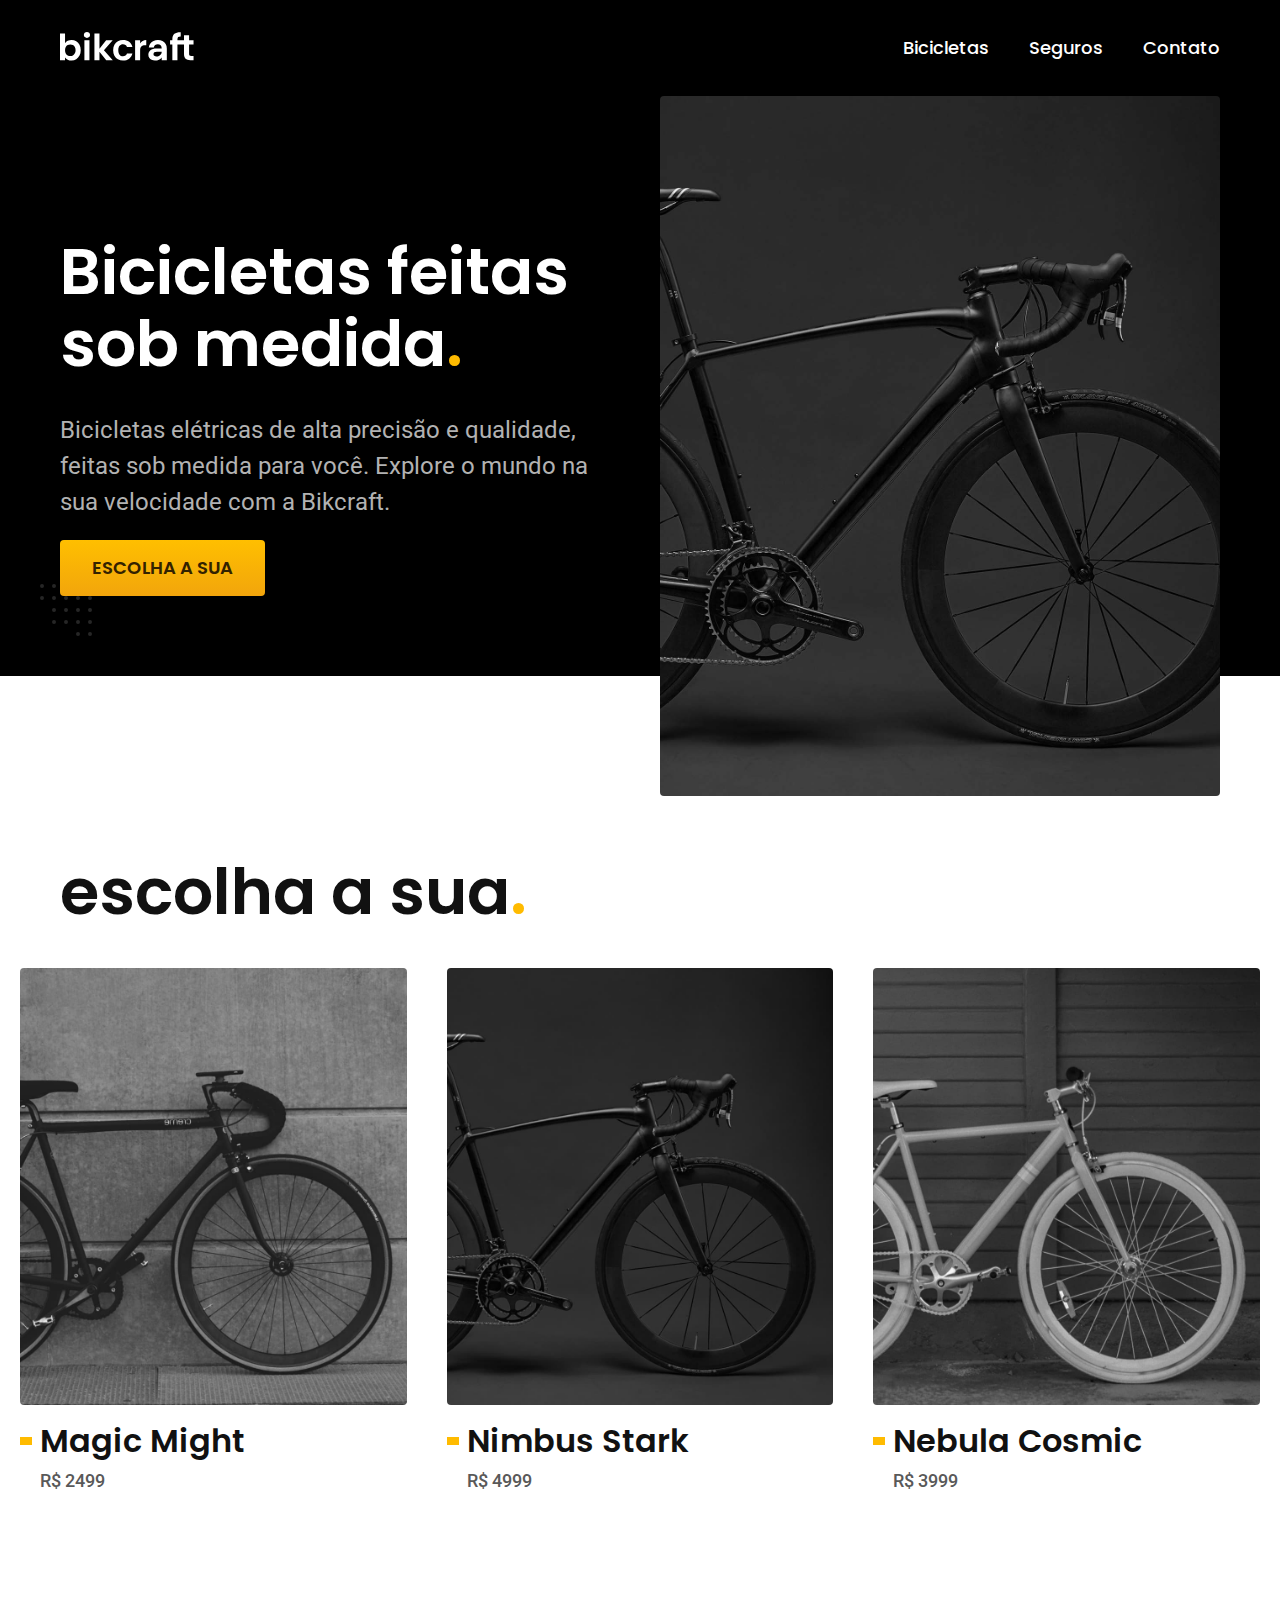
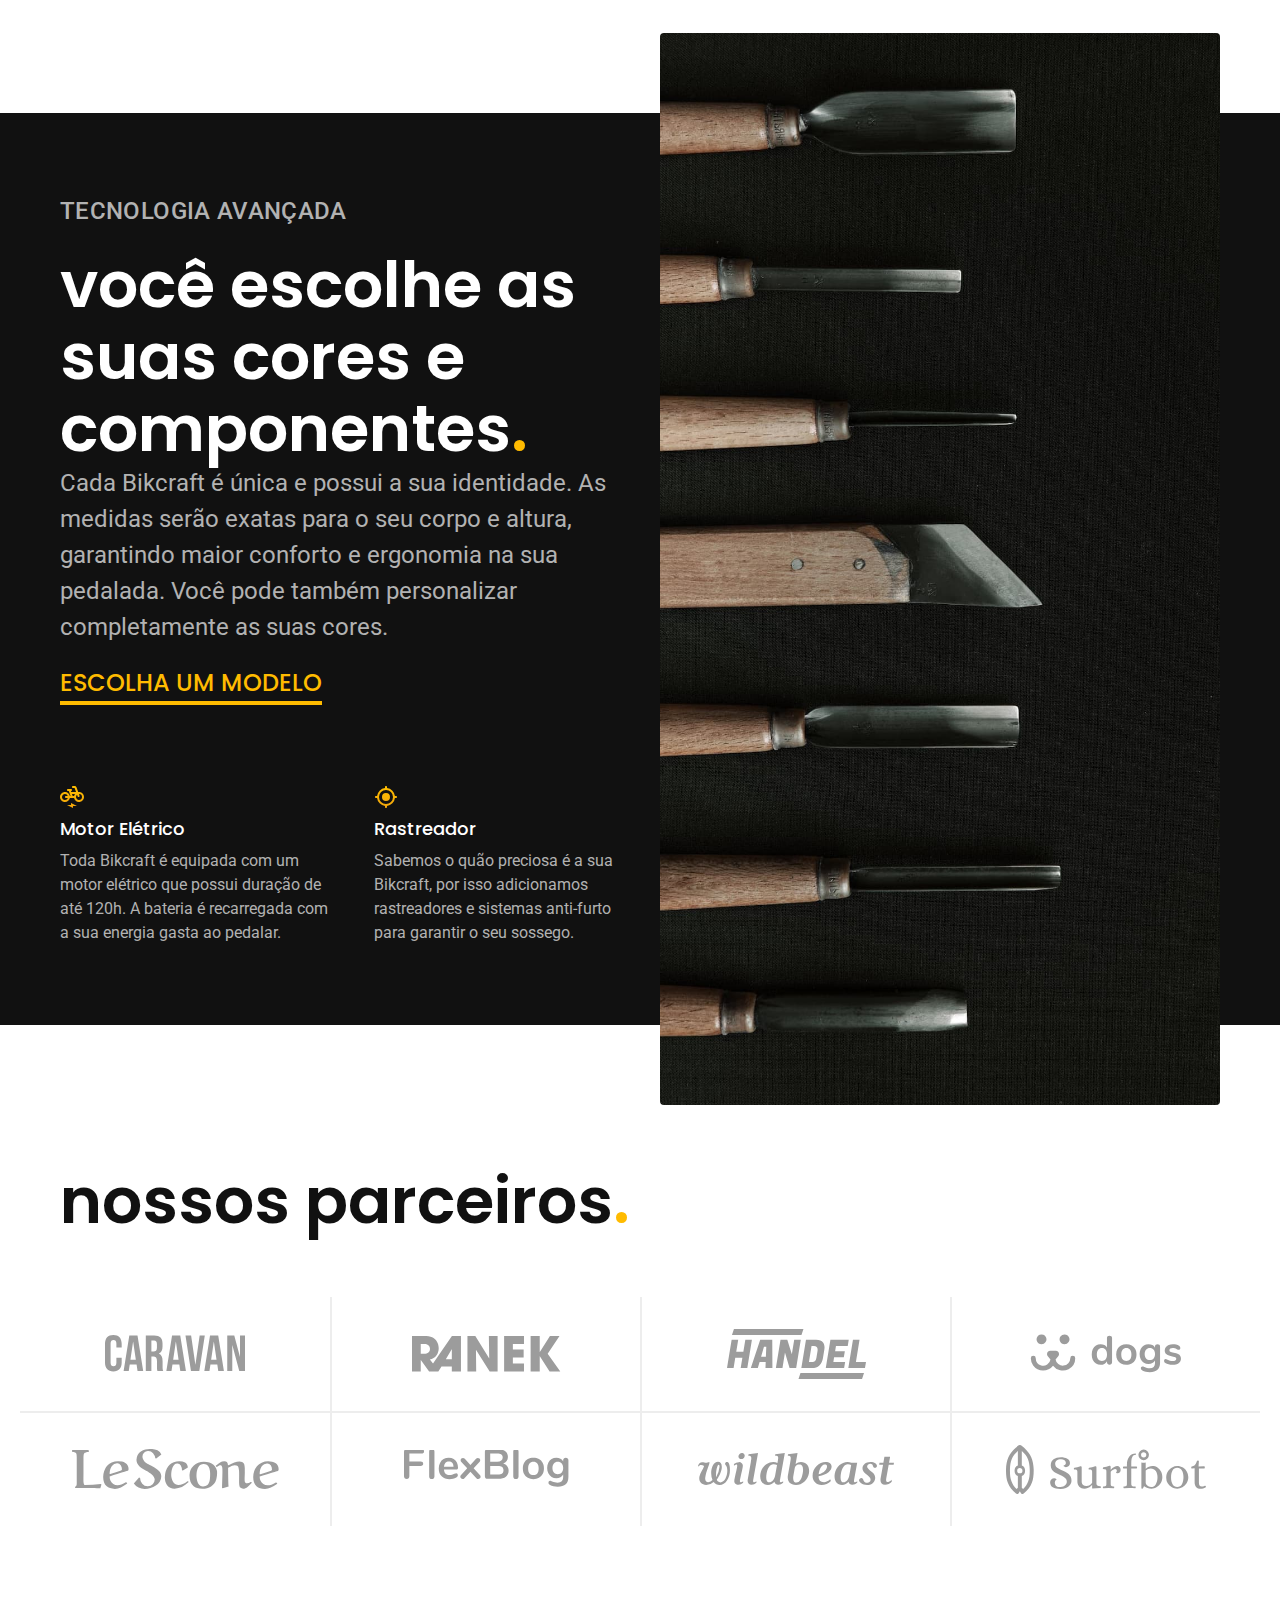
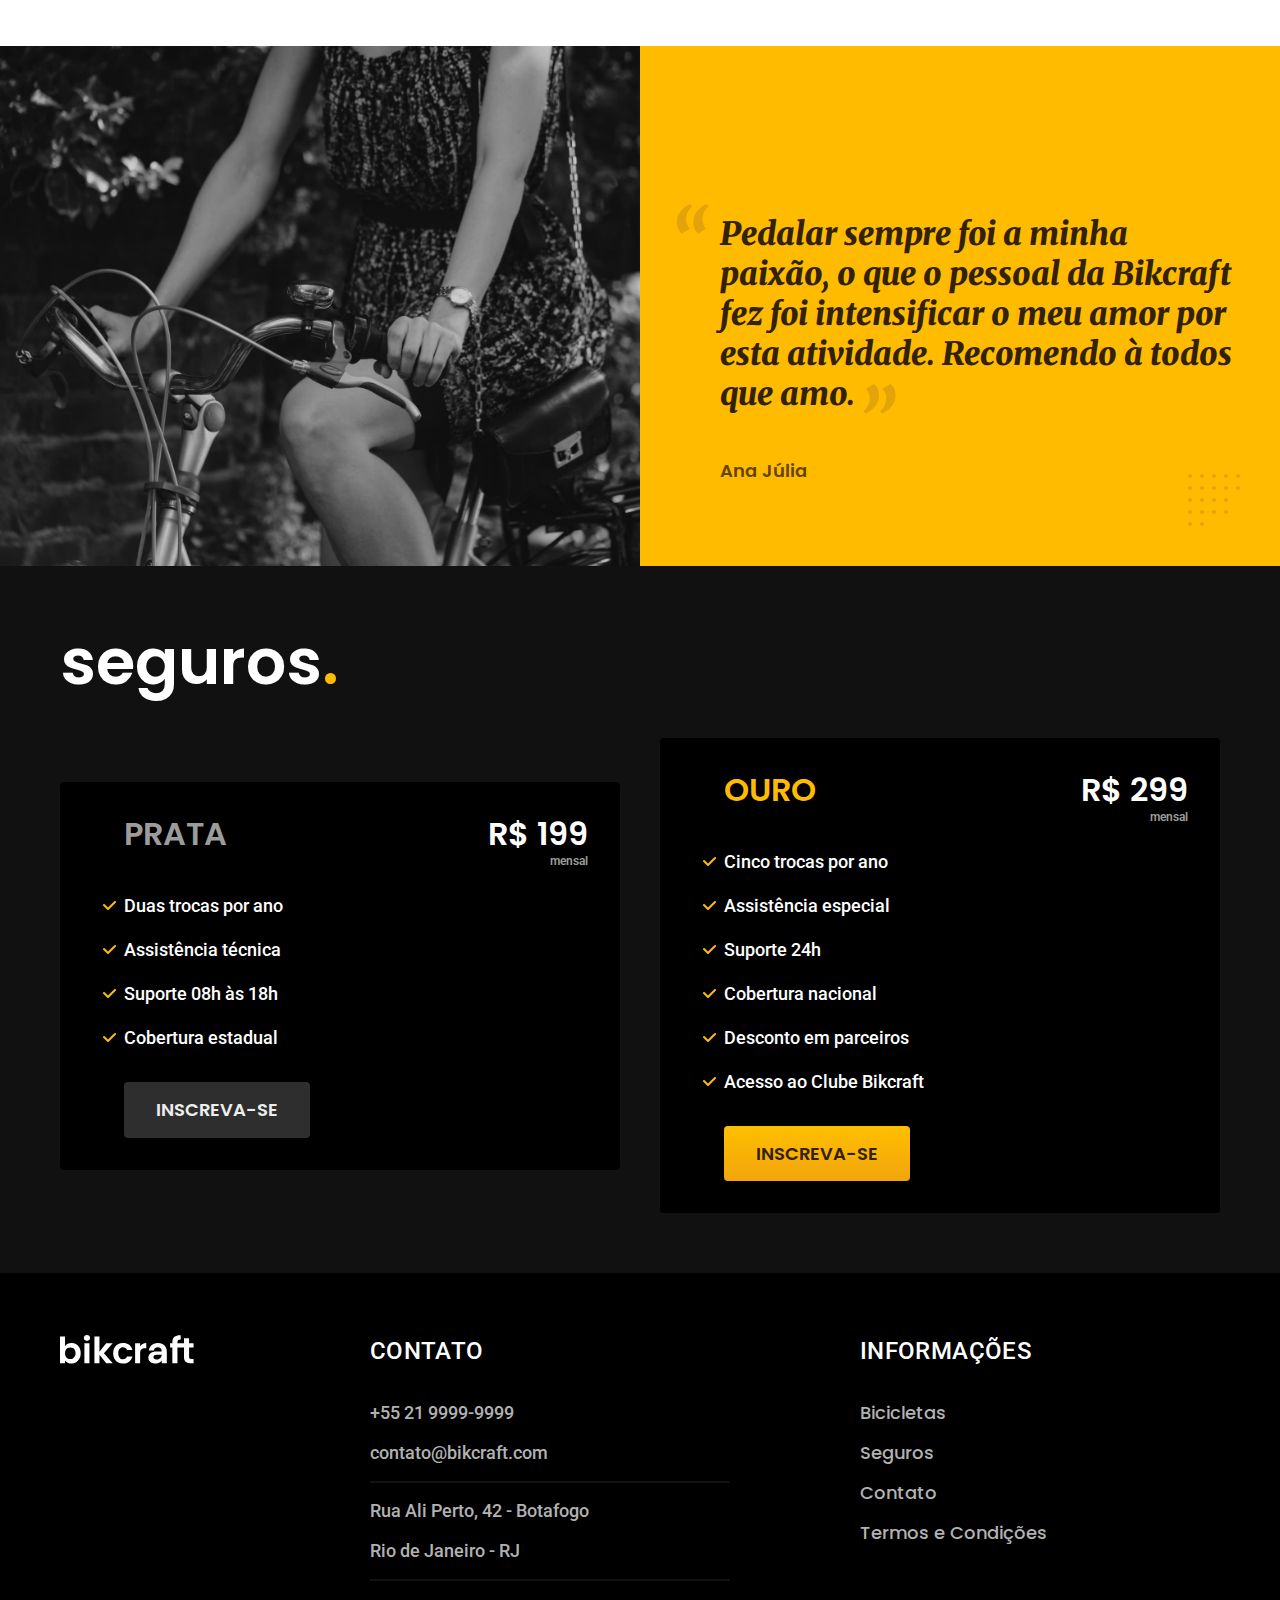
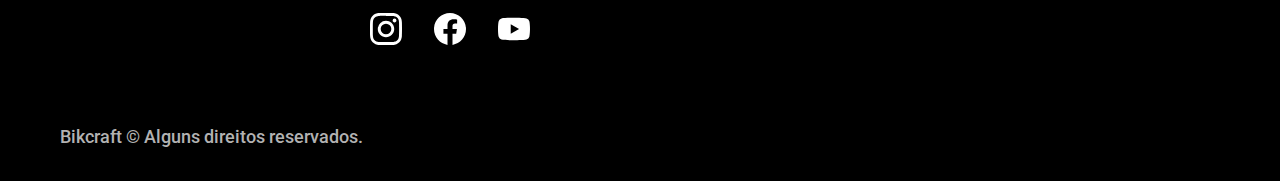
<file: index.html>
<!DOCTYPE html>
<html lang="pt-br">

<head>
  <meta charset="UTF-8" />
  <meta name="viewport" content="width=device-width, initial-scale=1.0" />

  <title>Bikcraft | Bicicletas Elétricas</title>
  <meta name="description" content="Bicicletas elétricas de alta precisão e qualidade,  feitas sob medida para o cliente. Explore o mundo na sua velocidade com a Bikcraft." />

  <link rel="preload" href="./css/style.min.css" as="style">
  <link rel="stylesheet" href="./css/style.min.css" />

  <link rel="icon" href="./img/favicon.svg" type="image/svg+xml" />

  <link rel="preconnect" href="https://fonts.googleapis.com" />
  <link rel="preconnect" href="https://fonts.gstatic.com" crossorigin />
  <link href="https://fonts.googleapis.com/css2?family=Merriweather:ital,wght@1,900&family=Poppins:wght@400;600&family=Roboto:wght@400;500&display=swap" rel="stylesheet" />

  <!--adicionando um script logo no carregamento do site para que o adicione uma classe ao html, assim adicionamos essa classe aos elementos que dependem do javascript para funcionar, sendo que, ele não funcionando, não bug o site-->
  <script>document.documentElement.classList.add('js')</script>
</head>

<body>
  <header class="header-bg">
    <div class="container header">
      <a href="./">
        <svg width="136" height="32" fill="none" xmlns="http://www.w3.org/2000/svg">
          <path d="M5.04 13.196c.648-.96 1.536-1.74 2.664-2.34 1.152-.6 2.46-.9 3.924-.9 1.704 0 3.24.42 4.608 1.26 1.392.84 2.484 2.04 3.276 3.6.816 1.536 1.224 3.324 1.224 5.364s-.408 3.852-1.224 5.436c-.792 1.56-1.884 2.772-3.276 3.636-1.368.864-2.904 1.296-4.608 1.296-1.488 0-2.796-.288-3.924-.864-1.104-.6-1.992-1.368-2.664-2.304v2.844H0V3.584h5.04v9.612Zm10.548 6.984c0-1.2-.252-2.232-.756-3.096-.48-.888-1.128-1.56-1.944-2.016a5.104 5.104 0 0 0-2.592-.684c-.912 0-1.776.24-2.592.72-.792.456-1.44 1.128-1.944 2.016-.48.888-.72 1.932-.72 3.132 0 1.2.24 2.244.72 3.132.504.888 1.152 1.572 1.944 2.052.816.456 1.68.684 2.592.684.936 0 1.8-.24 2.592-.72.816-.48 1.464-1.164 1.944-2.052.504-.888.756-1.944.756-3.168ZM26.954 7.904c-.888 0-1.632-.276-2.232-.828-.576-.576-.864-1.284-.864-2.124 0-.84.288-1.536.864-2.088.6-.576 1.344-.864 2.232-.864.888 0 1.62.288 2.196.864.6.552.9 1.248.9 2.088 0 .84-.3 1.548-.9 2.124-.576.552-1.308.828-2.196.828Zm2.484 2.376v19.944h-5.04V10.28h5.04Zm16.788 19.944-6.768-8.496v8.496h-5.04V3.584h5.04V18.74l6.696-8.46h6.552l-8.784 10.008 8.856 9.936h-6.552Zm6.919-9.972c0-2.064.42-3.864 1.26-5.4.84-1.56 2.004-2.76 3.492-3.6 1.488-.864 3.192-1.296 5.112-1.296 2.472 0 4.512.624 6.12 1.872 1.632 1.224 2.724 2.952 3.276 5.184H66.97c-.288-.864-.78-1.536-1.476-2.016-.672-.504-1.512-.756-2.52-.756-1.44 0-2.58.528-3.42 1.584-.84 1.032-1.26 2.508-1.26 4.428 0 1.896.42 3.372 1.26 4.428.84 1.032 1.98 1.548 3.42 1.548 2.04 0 3.372-.912 3.996-2.736h5.436c-.552 2.16-1.644 3.876-3.276 5.148-1.632 1.272-3.672 1.908-6.12 1.908-1.92 0-3.624-.42-5.112-1.26a9.161 9.161 0 0 1-3.492-3.6c-.84-1.56-1.26-3.372-1.26-5.436h-.001Zm26.993-6.876a7.133 7.133 0 0 1 2.52-2.484c1.056-.6 2.256-.9 3.6-.9v5.292h-1.332c-1.584 0-2.784.372-3.6 1.116-.792.744-1.188 2.04-1.188 3.888v9.936h-5.04V10.28h5.04v3.096Zm21.574 14.004c-.552.912-1.452 1.68-2.7 2.304-1.248.6-2.592.9-4.032.9-1.248 0-2.376-.252-3.384-.756s-1.8-1.2-2.376-2.088c-.576-.888-.864-1.908-.864-3.06 0-1.848.684-3.36 2.052-4.536 1.392-1.176 3.468-1.764 6.228-1.764h5.076c-.048-1.272-.42-2.28-1.116-3.024-.672-.768-1.608-1.152-2.808-1.152-1.056 0-1.932.288-2.628.864-.696.552-1.14 1.332-1.332 2.34h-5.04c.24-1.44.756-2.724 1.548-3.852a8.143 8.143 0 0 1 3.168-2.664c1.32-.648 2.796-.972 4.428-.972 1.68 0 3.192.348 4.536 1.044a7.7 7.7 0 0 1 3.204 2.988c.768 1.296 1.152 2.82 1.152 4.572v11.7h-5.112V27.38Zm-5.256-.864c.84 0 1.656-.18 2.448-.54.816-.36 1.488-.9 2.016-1.62.528-.72.792-1.572.792-2.556v-.144h-4.788c-1.152 0-2.016.228-2.592.684-.552.456-.828 1.056-.828 1.8 0 .72.252 1.296.756 1.728.528.432 1.26.648 2.196.648Zm20.997-12.096v15.804h-5.112V14.42h-2.268v-4.14h2.268V9.272c0-2.448.696-4.248 2.088-5.4 1.392-1.152 3.492-1.692 6.3-1.62V6.5c-1.224-.024-2.076.18-2.556.612s-.72 1.212-.72 2.34v.828h6.55V5.348h5.076v4.932h4.464v4.14h-4.464v9.648c0 .672.156 1.164.468 1.476.336.288.888.432 1.656.432h2.34v4.248h-3.168c-4.248 0-6.372-2.064-6.372-6.192V14.42h-6.55Z" fill="#fff" />
        </svg>
      </a>
      <nav aria-label="primaria">
        <ul class="header-menu cor-00 font-1-m">
          <li><a href="./bicicletas.html">Bicicletas</a></li>
          <li><a href="./seguros.html">Seguros</a></li>
          <li><a href="./contato.html">Contato</a></li>
        </ul>
      </nav>
    </div>
  </header>

  <main class="introducao-bg">
    <div class="container introducao">
      <div class="introducao-conteudo">
        <h1 data-anime="200" class="font-1-xxl fadeInDown">
          Bicicletas feitas sob medida<span class="cor-p01">.</span>
        </h1>
        <p data-anime="400" class="font-2-l fadeInDown">
          Bicicletas elétricas de alta precisão e qualidade, feitas sob medida
          para você. Explore o mundo na sua velocidade com a Bikcraft.
        </p>
        <a data-anime="600" class="botao fadeInDown" href="./bicicletas.html">Escolha a sua</a>
      </div>
      <picture data-anime="800" class="fadeInDown">
        <source media="(max-width: 800px)" srcset="./img/bicicletas/nimbus.jpg">
        <img src="./img/fotos/introducao.jpg" width="1280" height="1600" alt="Bicicleta elétrica preta." />
      </picture>
    </div>
  </main>

  <article class="bicicletas-lista">
    <h2 class="container font-1-xxl">
      escolha a sua<span class="cor-p01">.</span>
    </h2>

    <ul>
      <li>
        <a href="./bicicletas/magic.html">
          <img src="./img/bicicletas/magic-home.jpg" width="920" height="1040" alt="Bicileta preta" />
          <h3 class="font-1-xl cor-11">Magic Might</h3>
          <span class="font-2-m cor-08">R$ 2499</span>
        </a>
      </li>
      <li>
        <a href="./bicicletas/nimbus.html">
          <img src="./img/bicicletas/nimbus-home.jpg" width="920" height="1040" alt="Bicileta preta" />
          <h3 class="font-1-xl cor-11">Nimbus Stark</h3>
          <span class="font-2-m cor-08">R$ 4999</span>
        </a>
      </li>
      <li>
        <a href="./bicicletas/nebula.html">
          <img src="./img/bicicletas/nebula-home.jpg" width="920" height="1040" alt="Bicileta preta" />
          <h3 class="font-1-xl cor-11">Nebula Cosmic</h3>
          <span class="font-2-m cor-08">R$ 3999</span>
        </a>
      </li>
    </ul>
  </article>

  <article class="tecnologia-bg">
    <div class="tecnologia container">
      <div class="tecnologia-conteudo">
        <span class="font-2-l-b cor-05">Tecnologia Avançada</span>
        <!--em span pq é um texto genérico, não um "h" nem um "p"-->
        <h2 class="font-1-xxl cor-00">
          você escolhe as suas cores e componentes<span class="cor-p01">.</span>
        </h2>
        <p class="font-2-l cor-05">
          Cada Bikcraft é única e possui a sua identidade. As medidas serão
          exatas para o seu corpo e altura, garantindo maior conforto e
          ergonomia na sua pedalada. Você pode também personalizar
          completamente as suas cores.
        </p>
        <a class="link" href="./bicicletas.html">Escolha um modelo</a>
        <div class="tecnologia-vantagens">
          <div>
            <img src="./img/icones/eletrica.svg" width="24" height="24" alt="" />
            <h3 class="font-1-m cor-00">Motor Elétrico</h3>
            <p class="font-2-s cor-05">
              Toda Bikcraft é equipada com um motor elétrico que possui
              duração de até 120h. A bateria é recarregada com a sua energia
              gasta ao pedalar.
            </p>
          </div>
          <div>
            <img src="./img/icones/rastreador.svg" width="24" height="24" alt="" />
            <h3 class="font-1-m cor-00">Rastreador</h3>
            <p class="font-2-s cor-05">
              Sabemos o quão preciosa é a sua Bikcraft, por isso adicionamos
              rastreadores e sistemas anti-furto para garantir o seu sossego.
            </p>
          </div>
        </div>
      </div>
      <div class="tecnologia-imagem">
        <img src="./img/fotos/tecnologia.jpg" width="1200" height="1920" alt="" />
        <!--imagem apenas decorativa, sem necessidade de "alt"-->
      </div>
    </div>
  </article>

  <section class="parceiros" aria-label="Nossos Parceiros">
    <!--tem que ser section pq só faz sentido dentro do contexto da bikcraft + aria-label pq section sozinha não tem acessibilidade-->
    <h2 class="container font-1-xxl">
      nossos parceiros<span class="cor-p01">.</span>
    </h2>
    <ul>
      <li><img src="./img/parceiros/caravan.svg" width="140" height="38" alt="caravan" /></li>
      <li><img src="./img/parceiros/ranek.svg" width="149" height="36" alt="ranek" /></li>
      <li><img src="./img/parceiros/handel.svg" width="139" height="50" alt="handel" /></li>
      <li><img src="./img/parceiros/dogs.svg" width="152" height="39" alt="dogs" /></li>
      <li><img src="./img/parceiros/lescone.svg" width="208" height="41" alt="lescone" /></li>
      <li><img src="./img/parceiros/flexblog.svg" width="165" height="38" alt="flexblog" /></li>
      <li><img src="./img/parceiros/wildbeast.svg" width="196" height="34" alt="wildbeast" /></li>
      <li><img src="./img/parceiros/surfbot.svg" width="200" height="49" alt="surfbot" /></li>
    </ul>
  </section>

  <section class="depoimento" aria-label="Depoimento">
    <!--tem que ser section pq só faz sentido dentro do contexto da bikcraft + aria-label pq section sozinha não tem acessibilidade-->
    <div>
      <!--imagem dentro da div é melhor de manipular-->
      <img src="./img/fotos/depoimento.jpg" width="1560" height="1360" alt="Pessoa pedalando uma bicileta Bikcraft" />
    </div>
    <div class="depoimento-conteudo">
      <blockquote class="font-1-xl cor-p05">
        <!--citação extensa-->
        <p>
          Pedalar sempre foi a minha paixão, o que o pessoal da Bikcraft fez
          foi intensificar o meu amor por esta atividade. Recomendo à todos
          que amo.
        </p>
        <span class="font-1-m-b cor-p04">Ana Júlia</span>
      </blockquote>
    </div>
  </section>

  <article class="seguros-bg">
    <div class="seguros container">
      <h2 class="font-1-xxl cor-00">seguros<span class="cor-p01">.</span></h2>
      <div class="seguros-item">
        <h3 class="font-1-xl cor-06">PRATA</h3>
        <span class="font-1-xl cor-00">R$ 199 <span class="font-1-xs cor-06">mensal</span></span>
        <ul class="font-2-m cor-00">
          <li>Duas trocas por ano</li>
          <li>Assistência técnica</li>
          <li>Suporte 08h às 18h</li>
          <li>Cobertura estadual</li>
        </ul>
        <a class="botao secundario" href="./orcamento.html">INSCREVA-SE</a>
      </div>
      <div class="seguros-item">
        <h3 class="font-1-xl cor-p01">OURO</h3>
        <span class="font-1-xl cor-00">R$ 299 <span class="font-1-xs cor-06">mensal</span></span>
        <ul class="font-2-m cor-00">
          <li>Cinco trocas por ano</li>
          <li>Assistência especial</li>
          <li>Suporte 24h</li>
          <li>Cobertura nacional</li>
          <li>Desconto em parceiros</li>
          <li>Acesso ao Clube Bikcraft</li>
        </ul>
        <a class="botao" href="./orcamento.html">INSCREVA-SE</a>
      </div>
    </div>
  </article>

  <footer class="footer-bg">
    <div class="footer container">
      <img src="./img/bikcraft.svg" width="136" height="32" alt="Bikcraft" />
      <div class="footer-contato">
        <h3 class="font-2-l-b cor-00">Contato</h3>
        <ul class="font-2-m cor-05">
          <li><a href="tel:+552199999999">+55 21 9999-9999</a></li>
          <li>
            <a href="mailto:contato@bikcraft.com">contato@bikcraft.com</a>
          </li>
          <li>Rua Ali Perto, 42 - Botafogo</li>
          <li>Rio de Janeiro - RJ</li>
        </ul>
        <div class="footer-redes">
          <a href="./"><img src="./img/redes/instagram.svg" width="32" height="32" alt="Instagram" /></a>
          <a href="./"><img src="./img/redes/facebook.svg" width="32" height="32" alt="Facebook" /></a>
          <a href="./"><img src="./img/redes/youtube.svg" width="32" height="32" alt="Youtube" /></a>
        </div>
      </div>
      <div class="footer-informacoes">
        <h3 class="font-2-l-b cor-00">Informações</h3>
        <nav>
          <ul class="font-1-m cor-05">
            <li><a href="./bicicletas.html">Bicicletas</a></li>
            <li><a href="./seguros.html">Seguros</a></li>
            <li><a href="./contato.html">Contato</a></li>
            <li><a href="./termos.html">Termos e Condições</a></li>
          </ul>
        </nav>
      </div>
      <p class="footer-copy font-2-m cor-05">Bikcraft © Alguns direitos reservados.</p>
    </div>
  </footer>

  <script src="./js/plugins/simple-anime.js"></script>
  <script src="./js/script.js"></script>
</body>

</html>
</file>
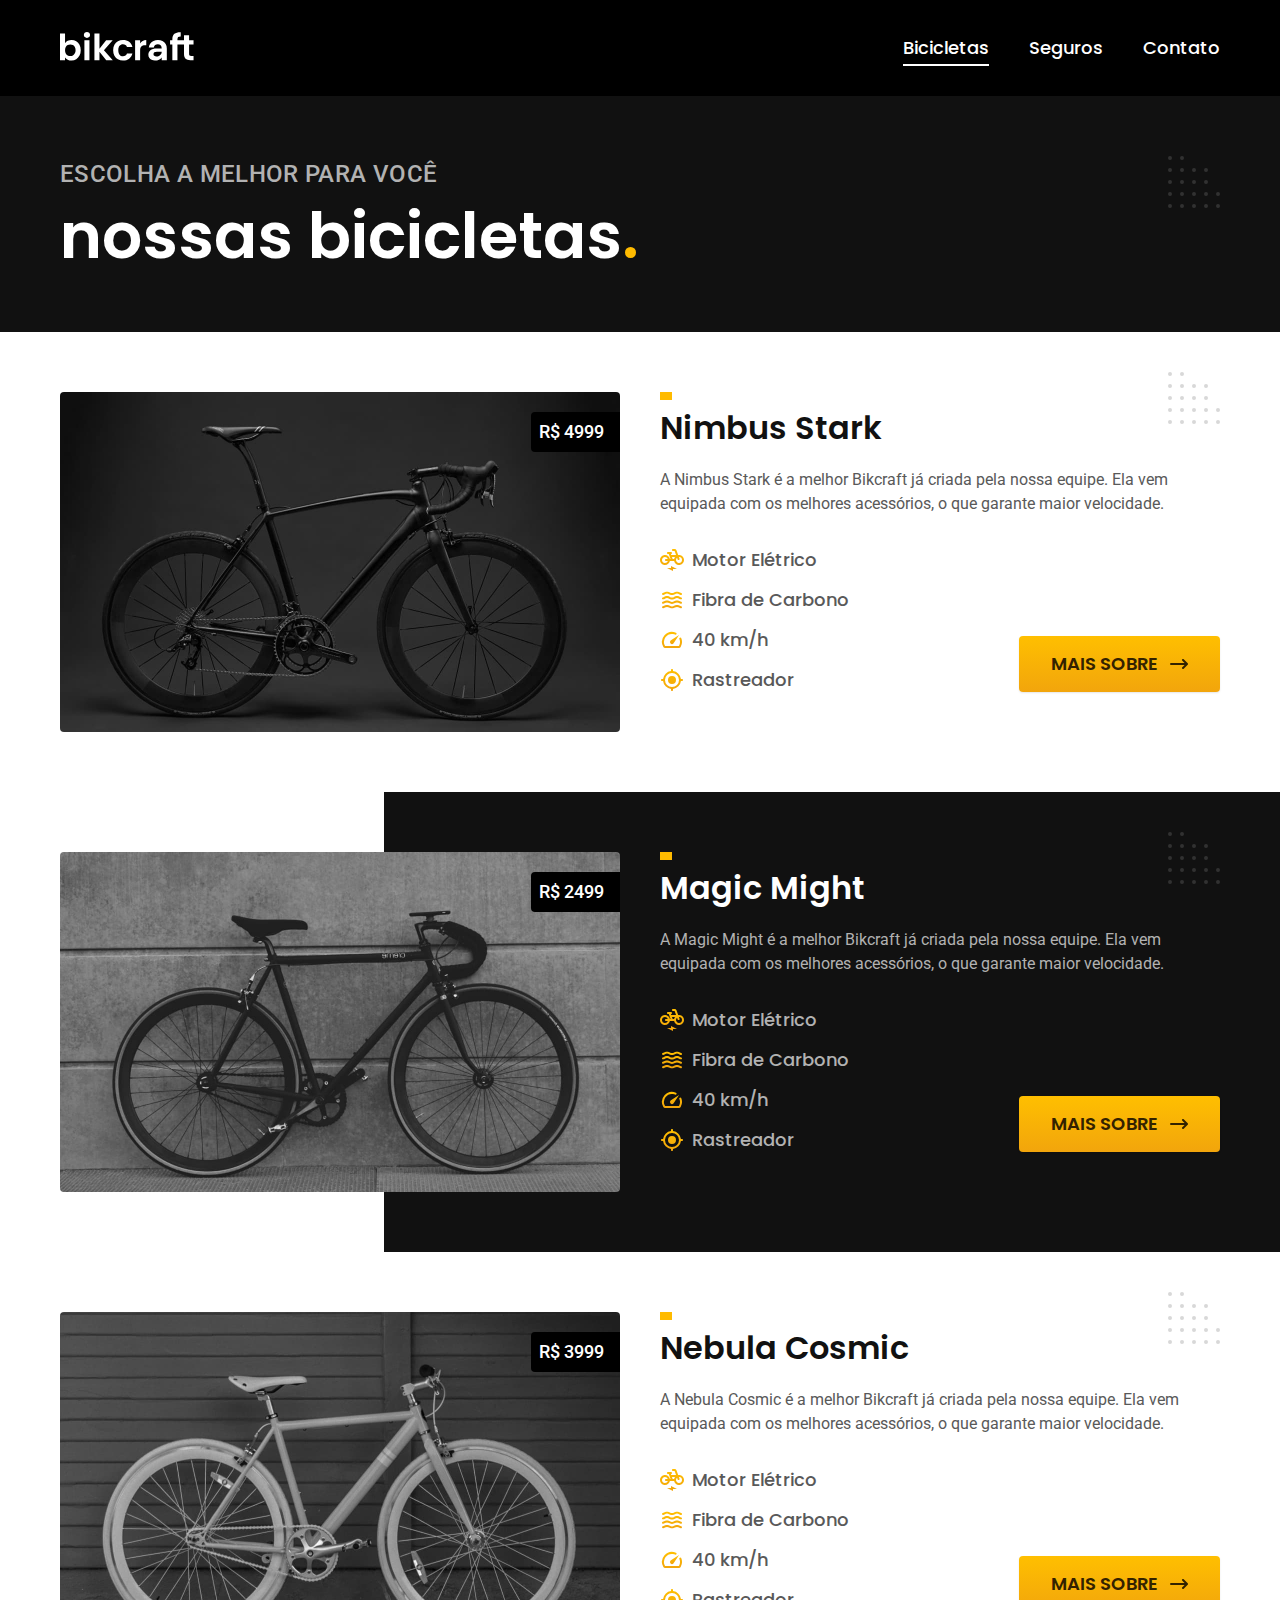
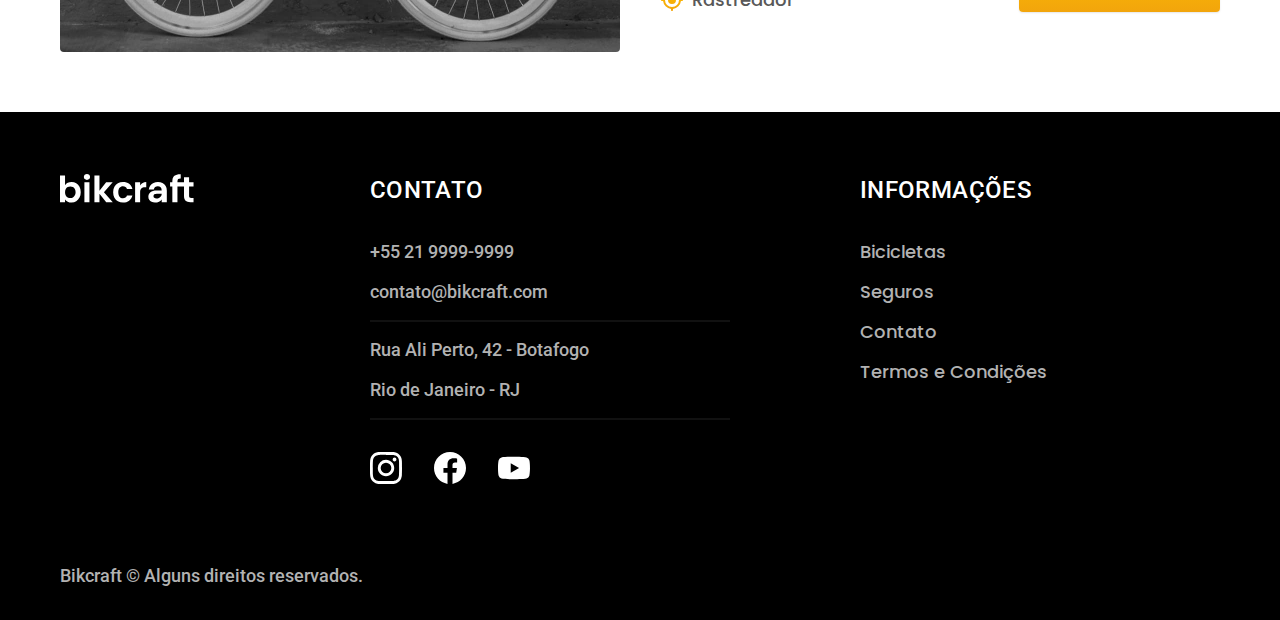
<file: bicicletas.html>
<!DOCTYPE html>
<html lang="pt-br">

<head>
  <meta charset="UTF-8" />
  <meta name="viewport" content="width=device-width, initial-scale=1.0" />

  <title>Bicicletas | Bicicletas Elétricas</title>
  <meta name="description" content="Bicicletas elétricas de alta precisão e qualidade,  feitas sob medida para o cliente. Explore o mundo na sua velocidade com a Bikcraft." />

  <link rel="preload" href="./css/style.min.css" as="style">
  <link rel="stylesheet" href="./css/style.min.css" />
  <link rel="icon" href="./img/favicon.svg" type="image/svg+xml" />
  <link rel="preconnect" href="https://fonts.googleapis.com" />
  <link rel="preconnect" href="https://fonts.gstatic.com" crossorigin />
  <link href="https://fonts.googleapis.com/css2?family=Merriweather:ital,wght@1,900&family=Poppins:wght@400;600&family=Roboto:wght@400;500&display=swap" rel="stylesheet" />
  <script>document.documentElement.classList.add('js')</script>
</head>

<body id="bicicletas">
  <header class="header-bg">
    <div class="container header">
      <a href="./">
        <svg width="136" height="32" fill="none" xmlns="http://www.w3.org/2000/svg">
          <path d="M5.04 13.196c.648-.96 1.536-1.74 2.664-2.34 1.152-.6 2.46-.9 3.924-.9 1.704 0 3.24.42 4.608 1.26 1.392.84 2.484 2.04 3.276 3.6.816 1.536 1.224 3.324 1.224 5.364s-.408 3.852-1.224 5.436c-.792 1.56-1.884 2.772-3.276 3.636-1.368.864-2.904 1.296-4.608 1.296-1.488 0-2.796-.288-3.924-.864-1.104-.6-1.992-1.368-2.664-2.304v2.844H0V3.584h5.04v9.612Zm10.548 6.984c0-1.2-.252-2.232-.756-3.096-.48-.888-1.128-1.56-1.944-2.016a5.104 5.104 0 0 0-2.592-.684c-.912 0-1.776.24-2.592.72-.792.456-1.44 1.128-1.944 2.016-.48.888-.72 1.932-.72 3.132 0 1.2.24 2.244.72 3.132.504.888 1.152 1.572 1.944 2.052.816.456 1.68.684 2.592.684.936 0 1.8-.24 2.592-.72.816-.48 1.464-1.164 1.944-2.052.504-.888.756-1.944.756-3.168ZM26.954 7.904c-.888 0-1.632-.276-2.232-.828-.576-.576-.864-1.284-.864-2.124 0-.84.288-1.536.864-2.088.6-.576 1.344-.864 2.232-.864.888 0 1.62.288 2.196.864.6.552.9 1.248.9 2.088 0 .84-.3 1.548-.9 2.124-.576.552-1.308.828-2.196.828Zm2.484 2.376v19.944h-5.04V10.28h5.04Zm16.788 19.944-6.768-8.496v8.496h-5.04V3.584h5.04V18.74l6.696-8.46h6.552l-8.784 10.008 8.856 9.936h-6.552Zm6.919-9.972c0-2.064.42-3.864 1.26-5.4.84-1.56 2.004-2.76 3.492-3.6 1.488-.864 3.192-1.296 5.112-1.296 2.472 0 4.512.624 6.12 1.872 1.632 1.224 2.724 2.952 3.276 5.184H66.97c-.288-.864-.78-1.536-1.476-2.016-.672-.504-1.512-.756-2.52-.756-1.44 0-2.58.528-3.42 1.584-.84 1.032-1.26 2.508-1.26 4.428 0 1.896.42 3.372 1.26 4.428.84 1.032 1.98 1.548 3.42 1.548 2.04 0 3.372-.912 3.996-2.736h5.436c-.552 2.16-1.644 3.876-3.276 5.148-1.632 1.272-3.672 1.908-6.12 1.908-1.92 0-3.624-.42-5.112-1.26a9.161 9.161 0 0 1-3.492-3.6c-.84-1.56-1.26-3.372-1.26-5.436h-.001Zm26.993-6.876a7.133 7.133 0 0 1 2.52-2.484c1.056-.6 2.256-.9 3.6-.9v5.292h-1.332c-1.584 0-2.784.372-3.6 1.116-.792.744-1.188 2.04-1.188 3.888v9.936h-5.04V10.28h5.04v3.096Zm21.574 14.004c-.552.912-1.452 1.68-2.7 2.304-1.248.6-2.592.9-4.032.9-1.248 0-2.376-.252-3.384-.756s-1.8-1.2-2.376-2.088c-.576-.888-.864-1.908-.864-3.06 0-1.848.684-3.36 2.052-4.536 1.392-1.176 3.468-1.764 6.228-1.764h5.076c-.048-1.272-.42-2.28-1.116-3.024-.672-.768-1.608-1.152-2.808-1.152-1.056 0-1.932.288-2.628.864-.696.552-1.14 1.332-1.332 2.34h-5.04c.24-1.44.756-2.724 1.548-3.852a8.143 8.143 0 0 1 3.168-2.664c1.32-.648 2.796-.972 4.428-.972 1.68 0 3.192.348 4.536 1.044a7.7 7.7 0 0 1 3.204 2.988c.768 1.296 1.152 2.82 1.152 4.572v11.7h-5.112V27.38Zm-5.256-.864c.84 0 1.656-.18 2.448-.54.816-.36 1.488-.9 2.016-1.62.528-.72.792-1.572.792-2.556v-.144h-4.788c-1.152 0-2.016.228-2.592.684-.552.456-.828 1.056-.828 1.8 0 .72.252 1.296.756 1.728.528.432 1.26.648 2.196.648Zm20.997-12.096v15.804h-5.112V14.42h-2.268v-4.14h2.268V9.272c0-2.448.696-4.248 2.088-5.4 1.392-1.152 3.492-1.692 6.3-1.62V6.5c-1.224-.024-2.076.18-2.556.612s-.72 1.212-.72 2.34v.828h6.55V5.348h5.076v4.932h4.464v4.14h-4.464v9.648c0 .672.156 1.164.468 1.476.336.288.888.432 1.656.432h2.34v4.248h-3.168c-4.248 0-6.372-2.064-6.372-6.192V14.42h-6.55Z" fill="#fff" />
        </svg>
      </a>
      <nav aria-label="primaria">
        <ul class="header-menu cor-00 font-1-m">
          <li><a href="./bicicletas.html">Bicicletas</a></li>
          <li><a href="./seguros.html">Seguros</a></li>
          <li><a href="./contato.html">Contato</a></li>
        </ul>
      </nav>
    </div>
  </header>

  <main>
    <div class="titulo-bg">
      <div class="titulo container">
        <p class="font-2-l-b cor-05">Escolha a Melhor Para Você</p>
        <h1 class="font-1-xxl cor-00">nossas bicicletas<span class="cor-p01">.</span></h1>
      </div>
    </div>

    <div class="bicicletas container">
      <div class="bicicletas-imagem">
        <img src="./img/bicicletas/nimbus.jpg" alt="">
        <span class="font-2-m cor-00">R$ 4999</span>
      </div>
      <div class="bicicletas-conteudo">
        <h2 class="font-1-xl">Nimbus Stark</h2>
        <p class="font-2-s cor-08">A Nimbus Stark é a melhor Bikcraft já criada pela nossa equipe. Ela vem equipada com os melhores acessórios, o que garante maior velocidade.</p>
        <ul class="font-1-m cor-08">
          <li>
            <img src="./img/icones/eletrica.svg" alt="">
            Motor Elétrico
          </li>
          <li>
            <img src="./img/icones/carbono.svg" alt="">
            Fibra de Carbono
          </li>
          <li>
            <img src="./img/icones/velocidade.svg" alt="">
            40 km/h
          </li>
          <li>
            <img src="./img/icones/rastreador.svg" alt="">
            Rastreador
          </li>
        </ul>
        <a class="botao seta" href="./bicicletas/nimbus.html">Mais Sobre</a>
      </div>
    </div>

    <div class="bicicletas-bg">
      <div class="bicicletas container">
        <div class="bicicletas-imagem">
          <img src="./img/bicicletas/magic.jpg" alt="">
          <span class="font-2-m cor-00">R$ 2499</span>
        </div>
        <div class="bicicletas-conteudo">
          <h2 class="font-1-xl cor-00">Magic Might</h2>
          <p class="font-2-s cor-05">A Magic Might é a melhor Bikcraft já criada pela nossa equipe. Ela vem equipada com os melhores acessórios, o que garante maior velocidade.</p>
          <ul class="font-1-m cor-05">
            <li>
              <img src="./img/icones/eletrica.svg" alt="">
              Motor Elétrico
            </li>
            <li>
              <img src="./img/icones/carbono.svg" alt="">
              Fibra de Carbono
            </li>
            <li>
              <img src="./img/icones/velocidade.svg" alt="">
              40 km/h
            </li>
            <li>
              <img src="./img/icones/rastreador.svg" alt="">
              Rastreador
            </li>
          </ul>
          <a class="botao seta" href="./bicicletas/magic.html">Mais Sobre</a>
        </div>
      </div>
    </div>

    <div class="bicicletas container">
      <div class="bicicletas-imagem">
        <img src="./img/bicicletas/nebula.jpg" alt="">
        <span class="font-2-m cor-00">R$ 3999</span>
      </div>
      <div class="bicicletas-conteudo">
        <h2 class="font-1-xl">Nebula Cosmic</h2>
        <p class="font-2-s cor-08">A Nebula Cosmic é a melhor Bikcraft já criada pela nossa equipe. Ela vem equipada com os melhores acessórios, o que garante maior velocidade.</p>
        <ul class="font-1-m cor-08">
          <li>
            <img src="./img/icones/eletrica.svg" alt="">
            Motor Elétrico
          </li>
          <li>
            <img src="./img/icones/carbono.svg" alt="">
            Fibra de Carbono
          </li>
          <li>
            <img src="./img/icones/velocidade.svg" alt="">
            40 km/h
          </li>
          <li>
            <img src="./img/icones/rastreador.svg" alt="">
            Rastreador
          </li>
        </ul>
        <a class="botao seta" href="./bicicletas/nebula.html">Mais Sobre</a>
      </div>
    </div>
  </main>

  <footer class="footer-bg">
    <div class="footer container">
      <img src="./img/bikcraft.svg" alt="Bikcraft" />
      <div class="footer-contato">
        <h3 class="font-2-l-b cor-00">Contato</h3>
        <ul class="font-2-m cor-05">
          <li><a href="tel:+552199999999">+55 21 9999-9999</a></li>
          <li>
            <a href="mailto:contato@bikcraft.com">contato@bikcraft.com</a>
          </li>
          <li>Rua Ali Perto, 42 - Botafogo</li>
          <li>Rio de Janeiro - RJ</li>
        </ul>
        <div class="footer-redes">
          <a href="./"><img src="./img/redes/instagram.svg" alt="Instagram" /></a>
          <a href="./"><img src="./img/redes/facebook.svg" alt="Facebook" /></a>
          <a href="./"><img src="./img/redes/youtube.svg" alt="Youtube" /></a>
        </div>
      </div>

      <div class="footer-informacoes">
        <h3 class="font-2-l-b cor-00">Informações</h3>
        <nav>
          <ul class="font-1-m cor-05">
            <li><a href="./bicicletas.html">Bicicletas</a></li>
            <li><a href="./seguros.html">Seguros</a></li>
            <li><a href="./contato.html">Contato</a></li>
            <li><a href="./termos.html">Termos e Condições</a></li>
          </ul>
        </nav>
      </div>
      <p class="footer-copy font-2-m cor-05">Bikcraft © Alguns direitos reservados.</p>
    </div>
  </footer>
  <script src="./js/script.js"></script>
</body>

</html>
</file>
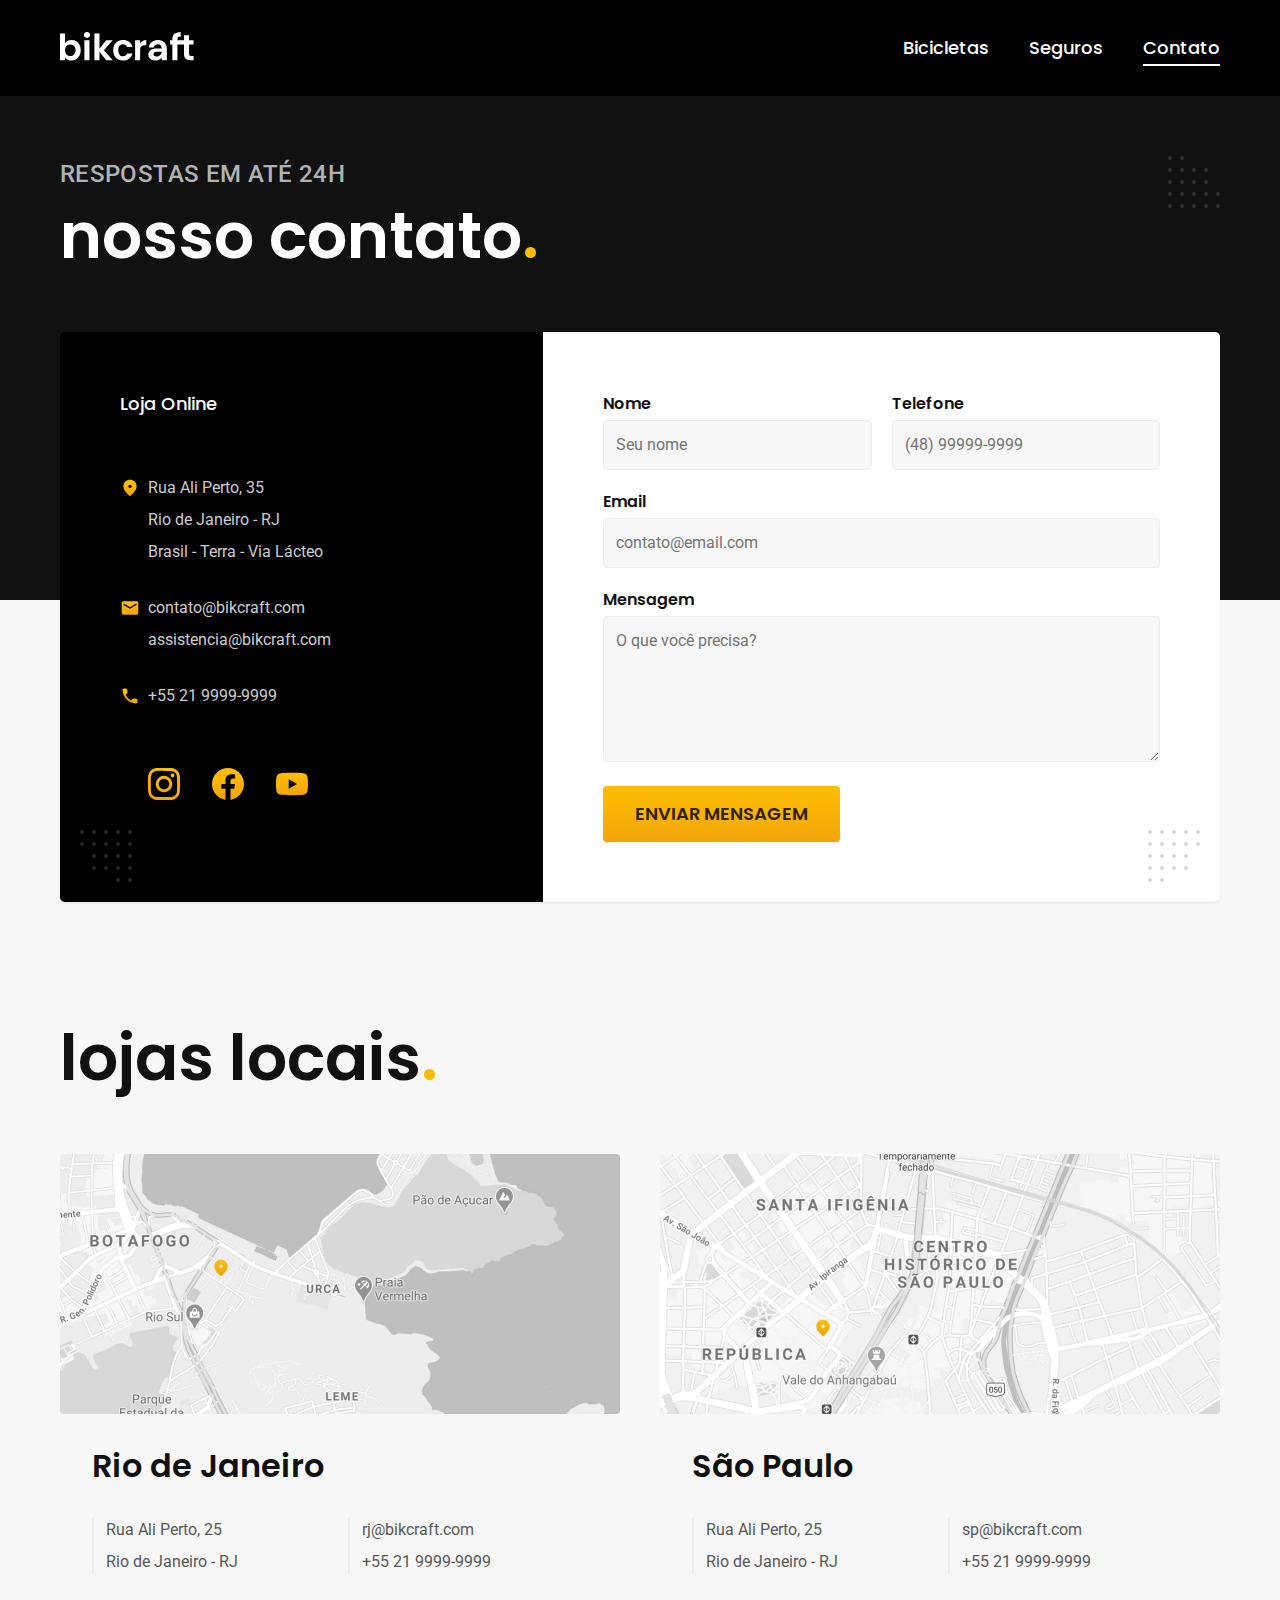
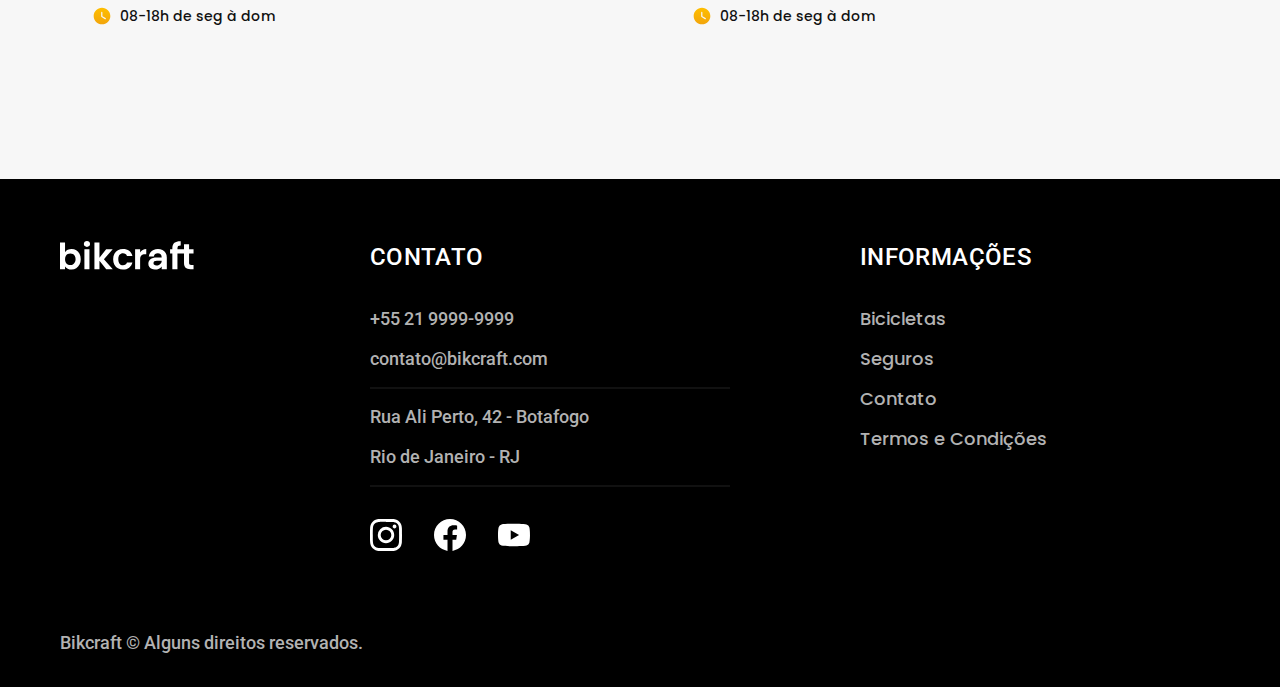
<file: contato.html>
<!DOCTYPE html>
<html lang="pt-br">

<head>
  <meta charset="UTF-8" />
  <meta name="viewport" content="width=device-width, initial-scale=1.0" />

  <title>Contato | Bikcraft</title>
  <meta name="description" content="Termos e condições" />

  <link rel="preload" href="./css/style.min.css" as="style">
  <link rel="stylesheet" href="./css/style.min.css" />
  <link rel="icon" href="./img/favicon.svg" type="image/svg+xml" />
  <link rel="preconnect" href="https://fonts.googleapis.com" />
  <link rel="preconnect" href="https://fonts.gstatic.com" crossorigin />
  <link href="https://fonts.googleapis.com/css2?family=Merriweather:ital,wght@1,900&family=Poppins:wght@400;600&family=Roboto:wght@400;500&display=swap" rel="stylesheet" />
  <script>document.documentElement.classList.add('js')</script>
</head>

<body id="contato">
  <header class="header-bg">
    <div class="container header">
      <a href="./">
        <svg width="136" height="32" fill="none" xmlns="http://www.w3.org/2000/svg">
          <path d="M5.04 13.196c.648-.96 1.536-1.74 2.664-2.34 1.152-.6 2.46-.9 3.924-.9 1.704 0 3.24.42 4.608 1.26 1.392.84 2.484 2.04 3.276 3.6.816 1.536 1.224 3.324 1.224 5.364s-.408 3.852-1.224 5.436c-.792 1.56-1.884 2.772-3.276 3.636-1.368.864-2.904 1.296-4.608 1.296-1.488 0-2.796-.288-3.924-.864-1.104-.6-1.992-1.368-2.664-2.304v2.844H0V3.584h5.04v9.612Zm10.548 6.984c0-1.2-.252-2.232-.756-3.096-.48-.888-1.128-1.56-1.944-2.016a5.104 5.104 0 0 0-2.592-.684c-.912 0-1.776.24-2.592.72-.792.456-1.44 1.128-1.944 2.016-.48.888-.72 1.932-.72 3.132 0 1.2.24 2.244.72 3.132.504.888 1.152 1.572 1.944 2.052.816.456 1.68.684 2.592.684.936 0 1.8-.24 2.592-.72.816-.48 1.464-1.164 1.944-2.052.504-.888.756-1.944.756-3.168ZM26.954 7.904c-.888 0-1.632-.276-2.232-.828-.576-.576-.864-1.284-.864-2.124 0-.84.288-1.536.864-2.088.6-.576 1.344-.864 2.232-.864.888 0 1.62.288 2.196.864.6.552.9 1.248.9 2.088 0 .84-.3 1.548-.9 2.124-.576.552-1.308.828-2.196.828Zm2.484 2.376v19.944h-5.04V10.28h5.04Zm16.788 19.944-6.768-8.496v8.496h-5.04V3.584h5.04V18.74l6.696-8.46h6.552l-8.784 10.008 8.856 9.936h-6.552Zm6.919-9.972c0-2.064.42-3.864 1.26-5.4.84-1.56 2.004-2.76 3.492-3.6 1.488-.864 3.192-1.296 5.112-1.296 2.472 0 4.512.624 6.12 1.872 1.632 1.224 2.724 2.952 3.276 5.184H66.97c-.288-.864-.78-1.536-1.476-2.016-.672-.504-1.512-.756-2.52-.756-1.44 0-2.58.528-3.42 1.584-.84 1.032-1.26 2.508-1.26 4.428 0 1.896.42 3.372 1.26 4.428.84 1.032 1.98 1.548 3.42 1.548 2.04 0 3.372-.912 3.996-2.736h5.436c-.552 2.16-1.644 3.876-3.276 5.148-1.632 1.272-3.672 1.908-6.12 1.908-1.92 0-3.624-.42-5.112-1.26a9.161 9.161 0 0 1-3.492-3.6c-.84-1.56-1.26-3.372-1.26-5.436h-.001Zm26.993-6.876a7.133 7.133 0 0 1 2.52-2.484c1.056-.6 2.256-.9 3.6-.9v5.292h-1.332c-1.584 0-2.784.372-3.6 1.116-.792.744-1.188 2.04-1.188 3.888v9.936h-5.04V10.28h5.04v3.096Zm21.574 14.004c-.552.912-1.452 1.68-2.7 2.304-1.248.6-2.592.9-4.032.9-1.248 0-2.376-.252-3.384-.756s-1.8-1.2-2.376-2.088c-.576-.888-.864-1.908-.864-3.06 0-1.848.684-3.36 2.052-4.536 1.392-1.176 3.468-1.764 6.228-1.764h5.076c-.048-1.272-.42-2.28-1.116-3.024-.672-.768-1.608-1.152-2.808-1.152-1.056 0-1.932.288-2.628.864-.696.552-1.14 1.332-1.332 2.34h-5.04c.24-1.44.756-2.724 1.548-3.852a8.143 8.143 0 0 1 3.168-2.664c1.32-.648 2.796-.972 4.428-.972 1.68 0 3.192.348 4.536 1.044a7.7 7.7 0 0 1 3.204 2.988c.768 1.296 1.152 2.82 1.152 4.572v11.7h-5.112V27.38Zm-5.256-.864c.84 0 1.656-.18 2.448-.54.816-.36 1.488-.9 2.016-1.62.528-.72.792-1.572.792-2.556v-.144h-4.788c-1.152 0-2.016.228-2.592.684-.552.456-.828 1.056-.828 1.8 0 .72.252 1.296.756 1.728.528.432 1.26.648 2.196.648Zm20.997-12.096v15.804h-5.112V14.42h-2.268v-4.14h2.268V9.272c0-2.448.696-4.248 2.088-5.4 1.392-1.152 3.492-1.692 6.3-1.62V6.5c-1.224-.024-2.076.18-2.556.612s-.72 1.212-.72 2.34v.828h6.55V5.348h5.076v4.932h4.464v4.14h-4.464v9.648c0 .672.156 1.164.468 1.476.336.288.888.432 1.656.432h2.34v4.248h-3.168c-4.248 0-6.372-2.064-6.372-6.192V14.42h-6.55Z" fill="#fff" />
        </svg>
      </a>
      <nav aria-label="primaria">
        <ul class="header-menu cor-00 font-1-m">
          <li><a href="./bicicletas.html">Bicicletas</a></li>
          <li><a href="./seguros.html">Seguros</a></li>
          <li><a href="./contato.html">Contato</a></li>
        </ul>
      </nav>
    </div>
  </header>

  <main>
    <div class="titulo-bg">
      <div class="titulo container">
        <p class="font-2-l-b cor-05">Respostas em até 24h</p>
        <h1 class="font-1-xxl cor-00">
          nosso contato<span class="cor-p01">.</span>
        </h1>
      </div>
    </div>
    <div class="contato container">
      <section class="contato-dados" aria-label="Endereço">
        <!--sempre colocar aria-label na section-->
        <h2 class="font-1-m cor-00">Loja Online</h2>
        <div class="contato-endereco font-2-s cor-04">
          <p>Rua Ali Perto, 35</p>
          <p>Rio de Janeiro - RJ</p>
          <p>Brasil - Terra - Via Lácteo</p>
        </div>
        <address class="contato-meios font-2-s cor-04">
          <a href="mailto:contato@bikcraft.com">contato@bikcraft.com</a>
          <a href="mailto:assistencia@bikcraft.com">assistencia@bikcraft.com</a>
          <a href="tel:+552199999999">+55 21 9999-9999</a>
        </address>
        <div class="contato-redes">
          <a href="./"><img src="./img/redes/instagram-p.svg" alt="Instagram" /></a>
          <a href="./"><img src="./img/redes/facebook-p.svg" alt="Facebook" /></a>
          <a href="./"><img src="./img/redes/youtube-p.svg" alt="Youtube" /></a>
        </div>
      </section>
      <section class="contato-formulario" aria-label="Formulário">
        <form class="form" action="./contato.html">
          <div>
            <label for="nome">Nome</label>
            <input type="text" id="nome" name="nome" placeholder="Seu nome" />
            <!--do tipo texto, id e name para se comunicar com o label e o backend, placeholder aparecer na caixa como texto de indicação-->
          </div>
          <div>
            <label for="telefone">Telefone</label>
            <input type="tel" id="telefone" name="telefone" placeholder="(48) 99999-9999" />
          </div>
          <div class="col-2">
            <label for="email">Email</label>
            <input type="email" id="email" name="email" placeholder="contato@email.com" />
          </div>
          <div class="col-2">
            <label for="mensagem">Mensagem</label>
            <textarea rows="5" id="mensagem" name="mensagem" placeholder="O que você precisa?"></textarea>
          </div>
          <button class="botao col-2">Enviar Mensagem</button>
        </form>
      </section>
    </div>

    <article class="lojas container">
      <h2 class="font-1-xxl">lojas locais<span class="cor-p01">.</span></h2>
      <div class="lojas-item">
        <img src="./img/lojas/rj.jpg" alt="mapa marcando o endereço em Rua Ali Perto, 25 - Rio de Janeiro - RJ" />
        <div class="lojas-conteudo">
          <h3 class="font-1-xl">Rio de Janeiro</h3>
          <div class="lojas-dados font-2-s cor-08">
            <p>Rua Ali Perto, 25</p>
            <p>Rio de Janeiro - RJ</p>
          </div>
          <div class="lojas-dados font-2-s cor-08">
            <a href="mailto:rj@bikcraft.com">rj@bikcraft.com</a>
            <a href="tel:+552199999999">+55 21 9999-9999</a>
          </div>
          <p class="lojas-tempo font-1-s">
            <img src="./img/icones/horario.svg" alt="" />08-18h de seg à dom
          </p>
        </div>
      </div>

      <div class="lojas-item">
        <img src="./img/lojas/sp.jpg" alt="mapa marcando o endereço em Rua Ali Perto, 25 - São Paulo - SP" />
        <div class="lojas-conteudo">
          <h3 class="font-1-xl">São Paulo</h3>
          <div class="lojas-dados font-2-s cor-08">
            <p>Rua Ali Perto, 25</p>
            <p>Rio de Janeiro - RJ</p>
          </div>
          <div class="lojas-dados font-2-s cor-08">
            <a href="mailto:sp@bikcraft.com">sp@bikcraft.com</a>
            <a href="tel:+552199999999">+55 21 9999-9999</a>
          </div>
          <p class="lojas-tempo font-1-s">
            <img src="./img/icones/horario.svg" alt="" />08-18h de seg à dom
          </p>
        </div>
      </div>
    </article>
  </main>

  <footer class="footer-bg">
    <div class="footer container">
      <img src="./img/bikcraft.svg" alt="Bikcraft" />
      <div class="footer-contato">
        <h3 class="font-2-l-b cor-00">Contato</h3>
        <ul class="font-2-m cor-05">
          <li><a href="tel:+552199999999">+55 21 9999-9999</a></li>
          <li>
            <a href="mailto:contato@bikcraft.com">contato@bikcraft.com</a>
          </li>
          <li>Rua Ali Perto, 42 - Botafogo</li>
          <li>Rio de Janeiro - RJ</li>
        </ul>
        <div class="footer-redes">
          <a href="./"><img src="./img/redes/instagram.svg" alt="Instagram" /></a>
          <a href="./"><img src="./img/redes/facebook.svg" alt="Facebook" /></a>
          <a href="./"><img src="./img/redes/youtube.svg" alt="Youtube" /></a>
        </div>
      </div>
      <div class="footer-informacoes">
        <h3 class="font-2-l-b cor-00">Informações</h3>
        <nav>
          <ul class="font-1-m cor-05">
            <li><a href="./bicicletas.html">Bicicletas</a></li>
            <li><a href="./seguros.html">Seguros</a></li>
            <li><a href="./contato.html">Contato</a></li>
            <li><a href="./termos.html">Termos e Condições</a></li>
          </ul>
        </nav>
      </div>
      <p class="footer-copy font-2-m cor-05">
        Bikcraft © Alguns direitos reservados.
      </p>
    </div>
  </footer>
  <script src="./js/script.js"></script>
</body>

</html>
</file>
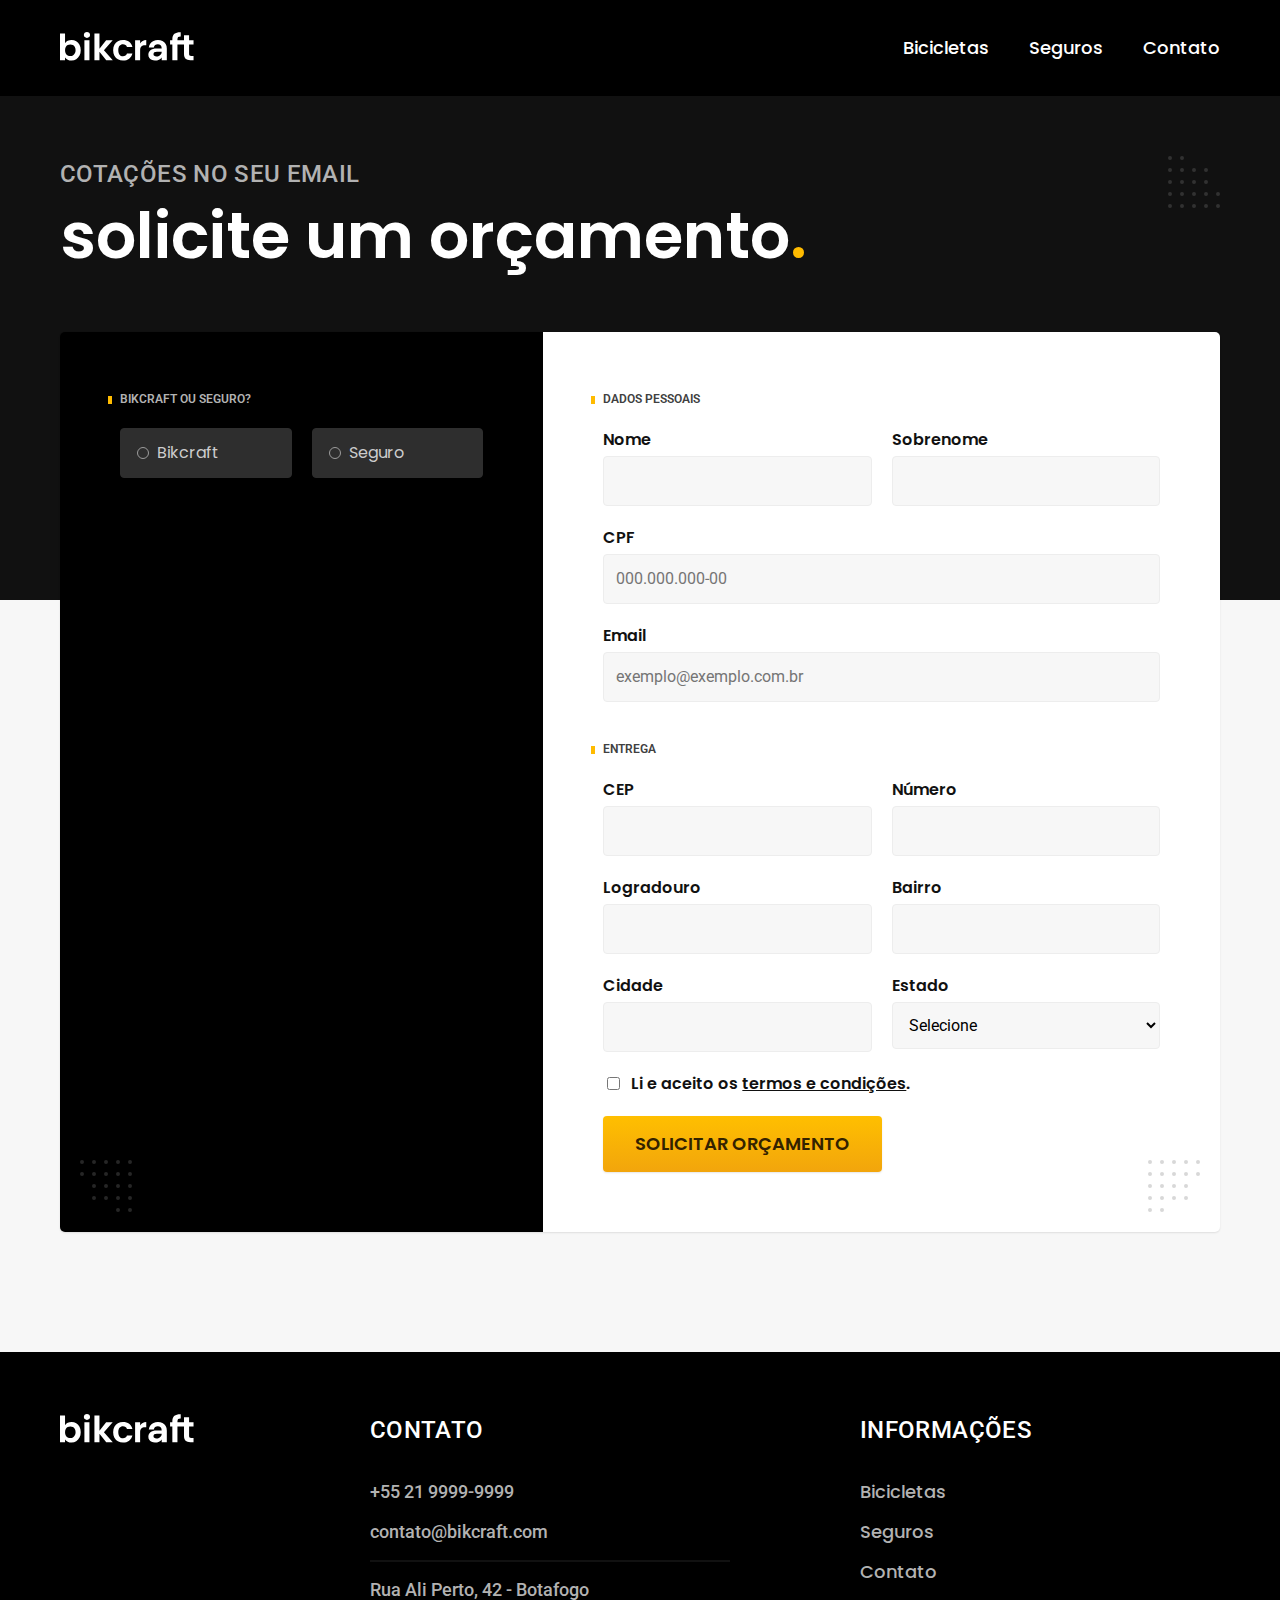
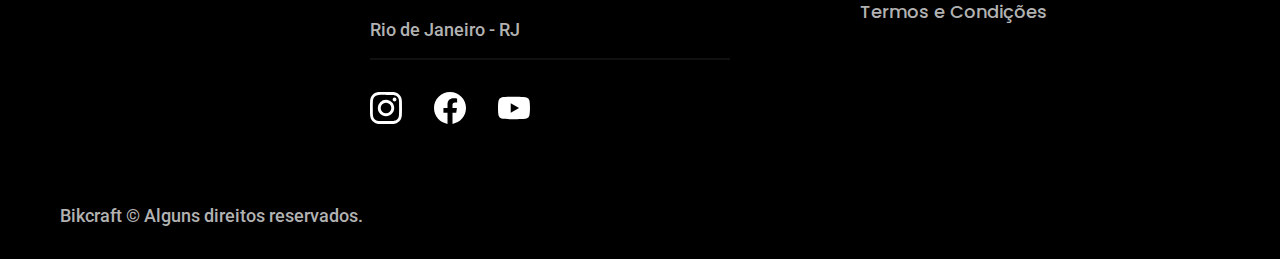
<file: orcamento.html>
<!DOCTYPE html>
<html lang="pt-br">

<head>
  <meta charset="UTF-8" />
  <meta name="viewport" content="width=device-width, initial-scale=1.0" />

  <title>Termos e Condições | Bikcraft</title>
  <meta name="description" content="Termos e condições" />

  <link rel="preload" href="./css/style.min.css" as="style">
  <link rel="stylesheet" href="./css/style.min.css" />
  <link rel="icon" href="./img/favicon.svg" type="image/svg+xml" />
  <link rel="preconnect" href="https://fonts.googleapis.com" />
  <link rel="preconnect" href="https://fonts.gstatic.com" crossorigin />
  <link href="https://fonts.googleapis.com/css2?family=Merriweather:ital,wght@1,900&family=Poppins:wght@400;600&family=Roboto:wght@400;500&display=swap" rel="stylesheet" />
  <script>document.documentElement.classList.add('js')</script>
</head>

<body id="orcamento">
  <header class="header-bg">
    <div class="container header">
      <a href="./">
        <svg width="136" height="32" fill="none" xmlns="http://www.w3.org/2000/svg">
          <path d="M5.04 13.196c.648-.96 1.536-1.74 2.664-2.34 1.152-.6 2.46-.9 3.924-.9 1.704 0 3.24.42 4.608 1.26 1.392.84 2.484 2.04 3.276 3.6.816 1.536 1.224 3.324 1.224 5.364s-.408 3.852-1.224 5.436c-.792 1.56-1.884 2.772-3.276 3.636-1.368.864-2.904 1.296-4.608 1.296-1.488 0-2.796-.288-3.924-.864-1.104-.6-1.992-1.368-2.664-2.304v2.844H0V3.584h5.04v9.612Zm10.548 6.984c0-1.2-.252-2.232-.756-3.096-.48-.888-1.128-1.56-1.944-2.016a5.104 5.104 0 0 0-2.592-.684c-.912 0-1.776.24-2.592.72-.792.456-1.44 1.128-1.944 2.016-.48.888-.72 1.932-.72 3.132 0 1.2.24 2.244.72 3.132.504.888 1.152 1.572 1.944 2.052.816.456 1.68.684 2.592.684.936 0 1.8-.24 2.592-.72.816-.48 1.464-1.164 1.944-2.052.504-.888.756-1.944.756-3.168ZM26.954 7.904c-.888 0-1.632-.276-2.232-.828-.576-.576-.864-1.284-.864-2.124 0-.84.288-1.536.864-2.088.6-.576 1.344-.864 2.232-.864.888 0 1.62.288 2.196.864.6.552.9 1.248.9 2.088 0 .84-.3 1.548-.9 2.124-.576.552-1.308.828-2.196.828Zm2.484 2.376v19.944h-5.04V10.28h5.04Zm16.788 19.944-6.768-8.496v8.496h-5.04V3.584h5.04V18.74l6.696-8.46h6.552l-8.784 10.008 8.856 9.936h-6.552Zm6.919-9.972c0-2.064.42-3.864 1.26-5.4.84-1.56 2.004-2.76 3.492-3.6 1.488-.864 3.192-1.296 5.112-1.296 2.472 0 4.512.624 6.12 1.872 1.632 1.224 2.724 2.952 3.276 5.184H66.97c-.288-.864-.78-1.536-1.476-2.016-.672-.504-1.512-.756-2.52-.756-1.44 0-2.58.528-3.42 1.584-.84 1.032-1.26 2.508-1.26 4.428 0 1.896.42 3.372 1.26 4.428.84 1.032 1.98 1.548 3.42 1.548 2.04 0 3.372-.912 3.996-2.736h5.436c-.552 2.16-1.644 3.876-3.276 5.148-1.632 1.272-3.672 1.908-6.12 1.908-1.92 0-3.624-.42-5.112-1.26a9.161 9.161 0 0 1-3.492-3.6c-.84-1.56-1.26-3.372-1.26-5.436h-.001Zm26.993-6.876a7.133 7.133 0 0 1 2.52-2.484c1.056-.6 2.256-.9 3.6-.9v5.292h-1.332c-1.584 0-2.784.372-3.6 1.116-.792.744-1.188 2.04-1.188 3.888v9.936h-5.04V10.28h5.04v3.096Zm21.574 14.004c-.552.912-1.452 1.68-2.7 2.304-1.248.6-2.592.9-4.032.9-1.248 0-2.376-.252-3.384-.756s-1.8-1.2-2.376-2.088c-.576-.888-.864-1.908-.864-3.06 0-1.848.684-3.36 2.052-4.536 1.392-1.176 3.468-1.764 6.228-1.764h5.076c-.048-1.272-.42-2.28-1.116-3.024-.672-.768-1.608-1.152-2.808-1.152-1.056 0-1.932.288-2.628.864-.696.552-1.14 1.332-1.332 2.34h-5.04c.24-1.44.756-2.724 1.548-3.852a8.143 8.143 0 0 1 3.168-2.664c1.32-.648 2.796-.972 4.428-.972 1.68 0 3.192.348 4.536 1.044a7.7 7.7 0 0 1 3.204 2.988c.768 1.296 1.152 2.82 1.152 4.572v11.7h-5.112V27.38Zm-5.256-.864c.84 0 1.656-.18 2.448-.54.816-.36 1.488-.9 2.016-1.62.528-.72.792-1.572.792-2.556v-.144h-4.788c-1.152 0-2.016.228-2.592.684-.552.456-.828 1.056-.828 1.8 0 .72.252 1.296.756 1.728.528.432 1.26.648 2.196.648Zm20.997-12.096v15.804h-5.112V14.42h-2.268v-4.14h2.268V9.272c0-2.448.696-4.248 2.088-5.4 1.392-1.152 3.492-1.692 6.3-1.62V6.5c-1.224-.024-2.076.18-2.556.612s-.72 1.212-.72 2.34v.828h6.55V5.348h5.076v4.932h4.464v4.14h-4.464v9.648c0 .672.156 1.164.468 1.476.336.288.888.432 1.656.432h2.34v4.248h-3.168c-4.248 0-6.372-2.064-6.372-6.192V14.42h-6.55Z" fill="#fff" />
        </svg>
      </a>
      <nav aria-label="primaria">
        <ul class="header-menu cor-00 font-1-m">
          <li><a href="./bicicletas.html">Bicicletas</a></li>
          <li><a href="./seguros.html">Seguros</a></li>
          <li><a href="./contato.html">Contato</a></li>
        </ul>
      </nav>
    </div>
  </header>

  <main>
    <div class="titulo-bg">
      <div class="titulo container">
        <p class="font-2-l-b cor-05">Cotações no seu Email</p>
        <h1 class="font-1-xxl cor-00">solicite um orçamento<span class="cor-p01">.</span></h1>
      </div>
    </div>

    <form class="orcamento container" action="./">
      <div class="orcamento-produto">
        <h2 class="font-1-xs cor-05">Bikcraft ou Seguro?</h2>

        <input type="radio" name="tipo" value="bikcraft" id="bikcraft">
        <label for="bikcraft">Bikcraft</label>

        <input type="radio" name="tipo" value="seguro" id="seguro">
        <label for="seguro">Seguro</label>
        <!--quando usar radio, o name tem que ser igual, para poder escolher um apenas-->

        <div class="orcamento-conteudo" id="orcamento-bikcraft">
          <h2 class="font-1-xs cor-05">Escolha a sua</h2>

          <input type="radio" name="produto" value="nimbus" id="nimbus">
          <label for="nimbus">Nimbus Stark <span>R$ 4999</span></label>
          <div class="orcamento-detalhes">
            <ul class="font-1-xs cor-08">
              <li><img src="./img/icones/eletrica.svg" alt=""> Motor Elétrico</li>
              <li><img src="./img/icones/carbono.svg" alt=""> Fibra de Carbono</li>
              <li><img src="./img/icones/velocidade.svg" alt=""> 50 km/h</li>
              <li><img src="./img/icones/rastreador.svg" alt=""> Rastreador</li>
            </ul>
            <img src="./img/bicicletas/nimbus.jpg" alt="Bicicleta preta">
          </div>

          <input type="radio" name="produto" value="magic" id="magic">
          <label for="magic">Magic Might <span>R$ 2499</span></label>
          <div class="orcamento-detalhes">
            <ul class="font-1-xs cor-08">
              <li><img src="./img/icones/eletrica.svg" alt=""> Motor Elétrico</li>
              <li><img src="./img/icones/carbono.svg" alt=""> Fibra de Carbono</li>
              <li><img src="./img/icones/velocidade.svg" alt=""> 45 km/h</li>
              <li><img src="./img/icones/rastreador.svg" alt=""> Rastreador</li>
            </ul>
            <img src="./img/bicicletas/magic.jpg" alt="Bicicleta preta">
          </div>

          <input type="radio" name="produto" value="nebula" id="nebula">
          <label for="nebula">Nebula Cosmic <span>R$ 3999</span></label>
          <div class="orcamento-detalhes">
            <ul class="font-1-xs cor-08">
              <li><img src="./img/icones/eletrica.svg" alt=""> Motor Elétrico</li>
              <li><img src="./img/icones/carbono.svg" alt=""> Fibra de Carbono</li>
              <li><img src="./img/icones/velocidade.svg" alt=""> 40 km/h</li>
              <li><img src="./img/icones/rastreador.svg" alt=""> Rastreador</li>
            </ul>
            <img src="./img/bicicletas/nebula.jpg" alt="Bicicleta branca">
          </div>
        </div>

        <div class="orcamento-conteudo" id="orcamento-seguro">
          <h2 class="font-1-xs cor-05">Escolha o plano</h2>

          <input type="radio" name="produto" value="prata" id="prata">
          <label for="prata">Prata <span>R$ 199</span></label>

          <input type="radio" name="produto" value="ouro" id="ouro">
          <label for="ouro">Ouro <span>R$ 299</span></label>
        </div>
      </div>
      <div class="orcamento-dados form">
        <h2 class="font-1-xs cor-09 col-2">dados pessoais</h2>
        <div>
          <label for="nome">Nome</label>
          <input type="text" id="nome" name="nome">
        </div>
        <div>
          <label for="nome">Sobrenome</label>
          <input type="text" id="sobrenome" name="sobrenome">
        </div>
        <div class="col-2">
          <label for="nome">CPF</label>
          <input type="text" id="cpf" name="cpf" placeholder="000.000.000-00">
        </div>
        <div class="col-2">
          <label for="nome">Email</label>
          <input type="email" id="email" name="email" placeholder="exemplo@exemplo.com.br">
        </div>
        <h2 class="font-1-xs cor-09 col-2">entrega</h2>
        <div>
          <label for="cep">CEP</label>
          <input type="text" id="cep" name="cep">
        </div>
        <div>
          <label for="numero">Número</label>
          <input type="text" id="numero" name="numero">
        </div>
        <div>
          <label for="logradouro">Logradouro</label>
          <input type="text" id="logradouro" name="logradouro">
        </div>
        <div>
          <label for="bairro">Bairro</label>
          <input type="text" id="bairro" name="bairro">
        </div>
        <div>
          <label for="cidade">Cidade</label>
          <input type="text" id="cidade" name="cidade">
        </div>
        <!-- <div>
            <label for="estado">Estado</label>
            <input type="text" id="estado" name="estado">
          </div> -->
        <div>
          <label for="estado">Estado</label>
          <select name="estado" id="estado">
            <option value="0" selected disabled>Selecione</option>
            <option value="ac">AC - Acre</option>
            <option value="al">AL - Alagoas</option>
            <option value="ap">AP - Amapá</option>
            <option value="am">AM - Amazonas</option>
            <option value="ba">BA - Bahia</option>
            <option value="ce">CE - Ceará</option>
            <option value="df">DF - Distrito Federal</option>
            <option value="es">ES - Espírito Santo</option>
            <option value="go">GO - Goiás</option>
            <option value="ma">MA - Maranhão</option>
            <option value="mt">MT - Mato Grosso</option>
            <option value="ms">MS - Mato Grosso do Sul</option>
            <option value="mg">MG - Minas Gerais</option>
            <option value="pa">PA - Pará</option>
            <option value="pb">PB - Paraíba</option>
            <option value="pr">PR - Paraná</option>
            <option value="pe">PE - Pernambuco</option>
            <option value="pi">PI - Piauí</option>
            <option value="rj">RJ - Rio de Janeiro</option>
            <option value="rn">RN - Rio Grande do Norte</option>
            <option value="rs">RS - Rio Grande do Sul</option>
            <option value="ro">RO - Rondônia</option>
            <option value="rr">RR - Roraima</option>
            <option value="sc">SC - Santa Catarina</option>
            <option value="sp">SP - São Paulo</option>
            <option value="se">SE - Sergipe</option>
            <option value="to">TO - Tocantins</option>
          </select>
        </div>
        <div class="termos-aceite col-2">
          <input type="checkbox" id="aceite" name="aceite" required>
          <label for="aceite">Li e aceito os <a href="./termos.html">termos e condições</a>.</label>
        </div>
        <button aria-label="Enviar formulário" type="submit" class="botao col-2">Solicitar Orçamento</button>
      </div>
    </form>
  </main>

  <footer class="footer-bg">
    <div class="footer container">
      <img src="./img/bikcraft.svg" alt="Bikcraft" />
      <div class="footer-contato">
        <h3 class="font-2-l-b cor-00">Contato</h3>
        <ul class="font-2-m cor-05">
          <li><a href="tel:+552199999999">+55 21 9999-9999</a></li>
          <li>
            <a href="mailto:contato@bikcraft.com">contato@bikcraft.com</a>
          </li>
          <li>Rua Ali Perto, 42 - Botafogo</li>
          <li>Rio de Janeiro - RJ</li>
        </ul>
        <div class="footer-redes">
          <a href="./"><img src="./img/redes/instagram.svg" alt="Instagram" /></a>
          <a href="./"><img src="./img/redes/facebook.svg" alt="Facebook" /></a>
          <a href="./"><img src="./img/redes/youtube.svg" alt="Youtube" /></a>
        </div>
      </div>
      <div class="footer-informacoes">
        <h3 class="font-2-l-b cor-00">Informações</h3>
        <nav>
          <ul class="font-1-m cor-05">
            <li><a href="./bicicletas.html">Bicicletas</a></li>
            <li><a href="./seguros.html">Seguros</a></li>
            <li><a href="./contato.html">Contato</a></li>
            <li><a href="./termos.html">Termos e Condições</a></li>
          </ul>
        </nav>
      </div>
      <p class="footer-copy font-2-m cor-05">Bikcraft © Alguns direitos reservados.</p>
    </div>
  </footer>
  <script src="./js/script.js"></script>
</body>

</html>
</file>
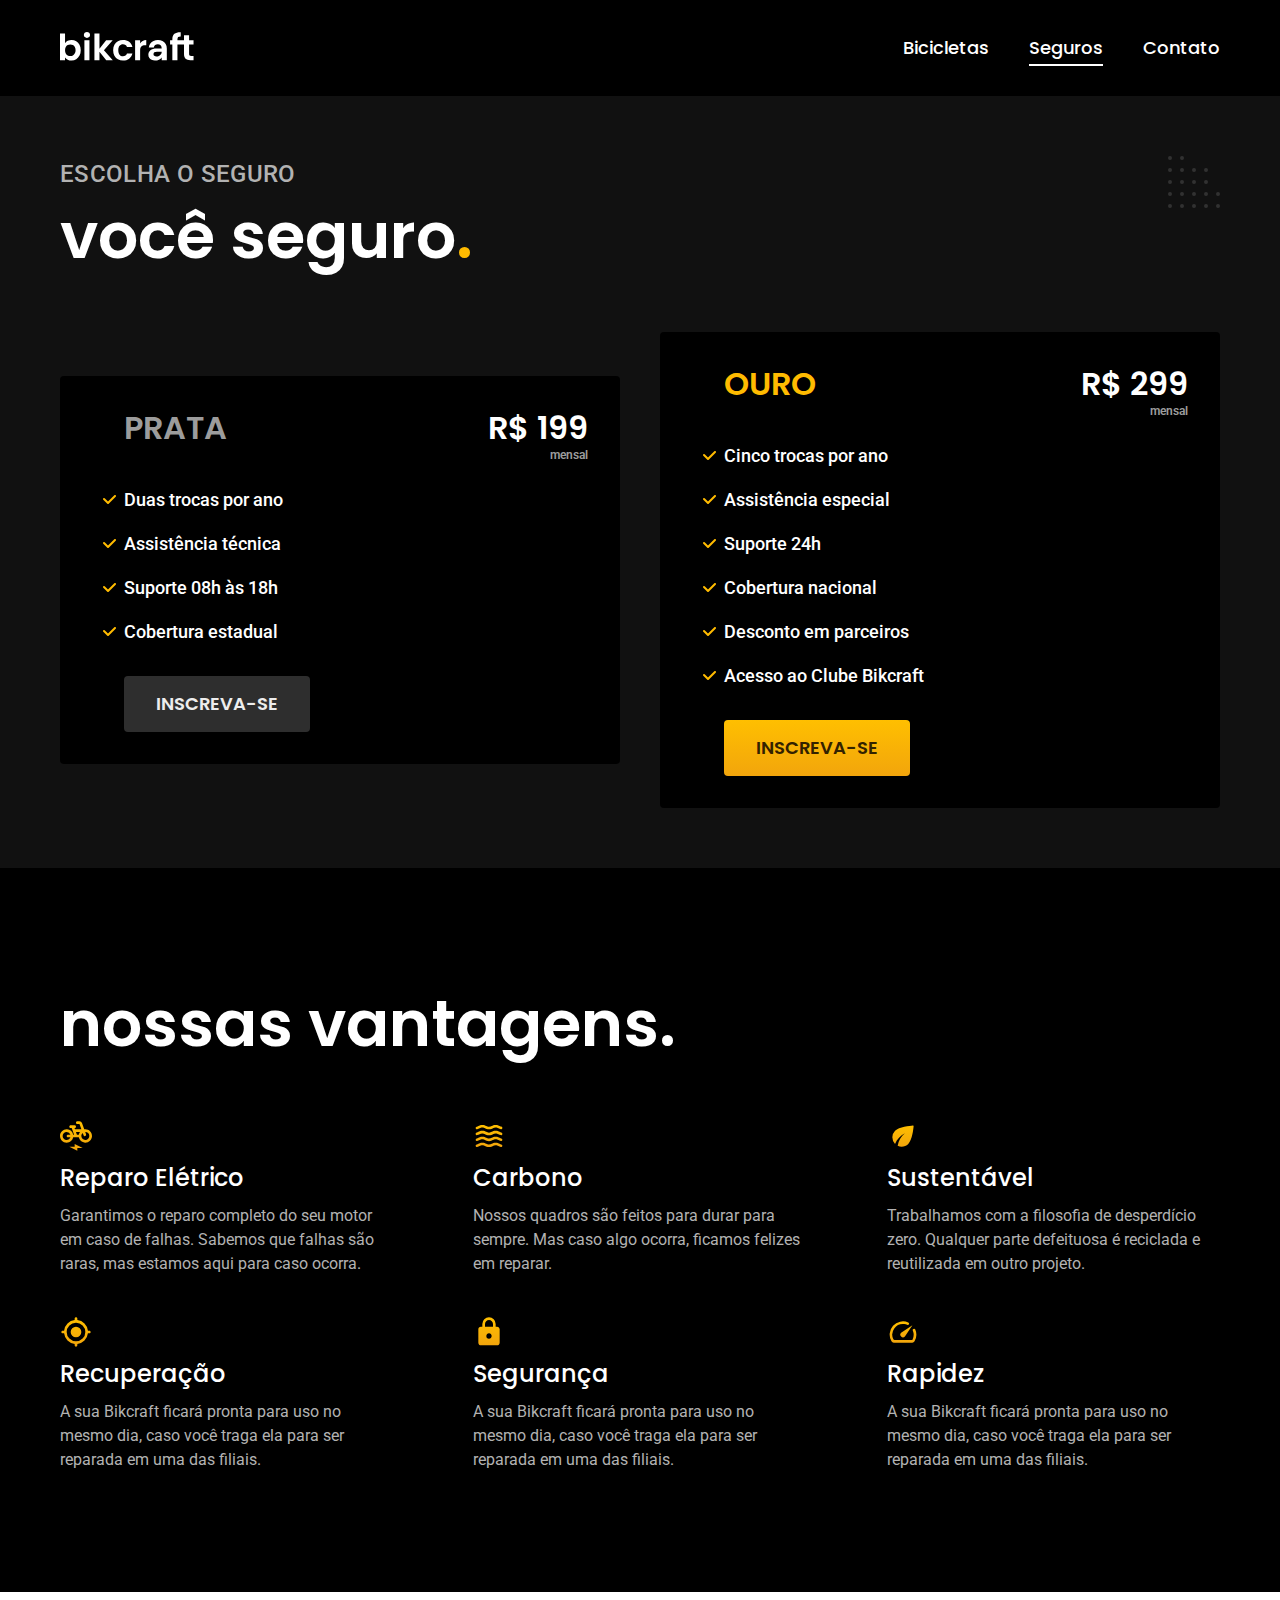
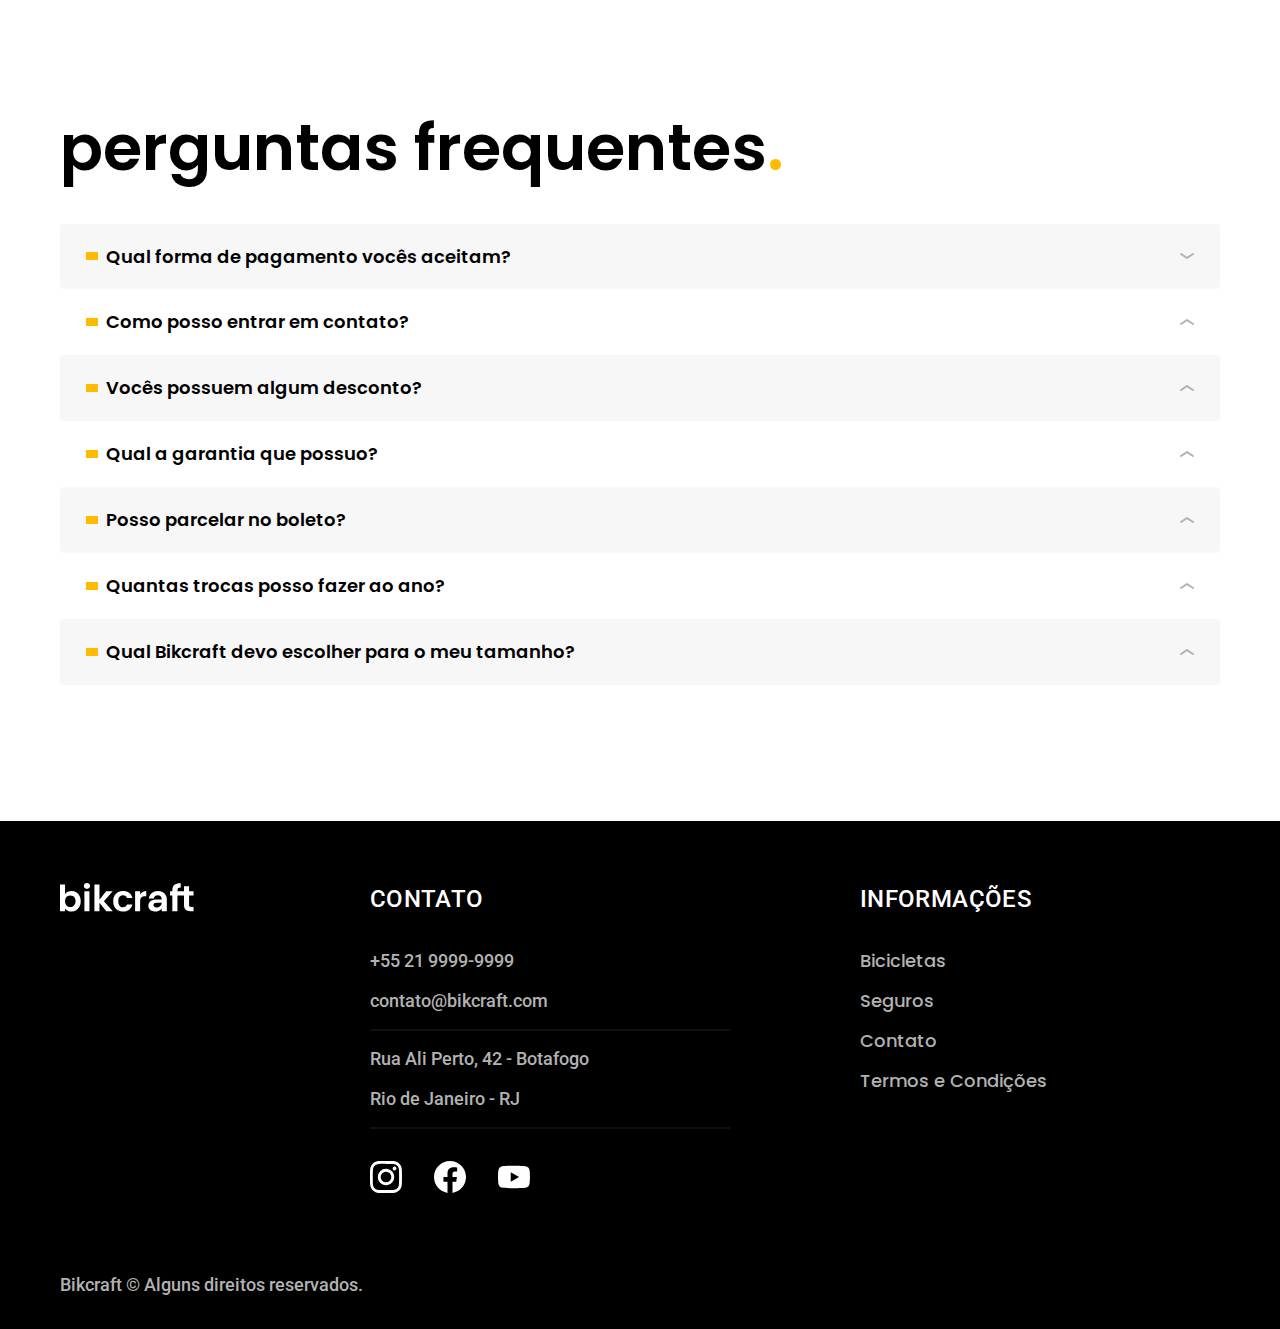
<file: seguros.html>
<!DOCTYPE html>
<html lang="pt-br">

<head>
  <meta charset="UTF-8" />
  <meta name="viewport" content="width=device-width, initial-scale=1.0" />

  <title>Seguros | Bicicletas Elétricas</title>
  <meta name="description" content="Bicicletas elétricas de alta precisão e qualidade,  feitas sob medida para o cliente. Explore o mundo na sua velocidade com a Bikcraft." />

  <link rel="preload" href="./css/style.min.css" as="style">
  <link rel="stylesheet" href="./css/style.min.css" />
  <link rel="icon" href="./img/favicon.svg" type="image/svg+xml" />
  <link rel="preconnect" href="https://fonts.googleapis.com" />
  <link rel="preconnect" href="https://fonts.gstatic.com" crossorigin />
  <link href="https://fonts.googleapis.com/css2?family=Merriweather:ital,wght@1,900&family=Poppins:wght@400;600&family=Roboto:wght@400;500&display=swap" rel="stylesheet" />
  <script>document.documentElement.classList.add('js')</script>
</head>

<body id="seguros">
  <header class="header-bg">
    <div class="container header">
      <a href="./">
        <svg width="136" height="32" fill="none" xmlns="http://www.w3.org/2000/svg">
          <path d="M5.04 13.196c.648-.96 1.536-1.74 2.664-2.34 1.152-.6 2.46-.9 3.924-.9 1.704 0 3.24.42 4.608 1.26 1.392.84 2.484 2.04 3.276 3.6.816 1.536 1.224 3.324 1.224 5.364s-.408 3.852-1.224 5.436c-.792 1.56-1.884 2.772-3.276 3.636-1.368.864-2.904 1.296-4.608 1.296-1.488 0-2.796-.288-3.924-.864-1.104-.6-1.992-1.368-2.664-2.304v2.844H0V3.584h5.04v9.612Zm10.548 6.984c0-1.2-.252-2.232-.756-3.096-.48-.888-1.128-1.56-1.944-2.016a5.104 5.104 0 0 0-2.592-.684c-.912 0-1.776.24-2.592.72-.792.456-1.44 1.128-1.944 2.016-.48.888-.72 1.932-.72 3.132 0 1.2.24 2.244.72 3.132.504.888 1.152 1.572 1.944 2.052.816.456 1.68.684 2.592.684.936 0 1.8-.24 2.592-.72.816-.48 1.464-1.164 1.944-2.052.504-.888.756-1.944.756-3.168ZM26.954 7.904c-.888 0-1.632-.276-2.232-.828-.576-.576-.864-1.284-.864-2.124 0-.84.288-1.536.864-2.088.6-.576 1.344-.864 2.232-.864.888 0 1.62.288 2.196.864.6.552.9 1.248.9 2.088 0 .84-.3 1.548-.9 2.124-.576.552-1.308.828-2.196.828Zm2.484 2.376v19.944h-5.04V10.28h5.04Zm16.788 19.944-6.768-8.496v8.496h-5.04V3.584h5.04V18.74l6.696-8.46h6.552l-8.784 10.008 8.856 9.936h-6.552Zm6.919-9.972c0-2.064.42-3.864 1.26-5.4.84-1.56 2.004-2.76 3.492-3.6 1.488-.864 3.192-1.296 5.112-1.296 2.472 0 4.512.624 6.12 1.872 1.632 1.224 2.724 2.952 3.276 5.184H66.97c-.288-.864-.78-1.536-1.476-2.016-.672-.504-1.512-.756-2.52-.756-1.44 0-2.58.528-3.42 1.584-.84 1.032-1.26 2.508-1.26 4.428 0 1.896.42 3.372 1.26 4.428.84 1.032 1.98 1.548 3.42 1.548 2.04 0 3.372-.912 3.996-2.736h5.436c-.552 2.16-1.644 3.876-3.276 5.148-1.632 1.272-3.672 1.908-6.12 1.908-1.92 0-3.624-.42-5.112-1.26a9.161 9.161 0 0 1-3.492-3.6c-.84-1.56-1.26-3.372-1.26-5.436h-.001Zm26.993-6.876a7.133 7.133 0 0 1 2.52-2.484c1.056-.6 2.256-.9 3.6-.9v5.292h-1.332c-1.584 0-2.784.372-3.6 1.116-.792.744-1.188 2.04-1.188 3.888v9.936h-5.04V10.28h5.04v3.096Zm21.574 14.004c-.552.912-1.452 1.68-2.7 2.304-1.248.6-2.592.9-4.032.9-1.248 0-2.376-.252-3.384-.756s-1.8-1.2-2.376-2.088c-.576-.888-.864-1.908-.864-3.06 0-1.848.684-3.36 2.052-4.536 1.392-1.176 3.468-1.764 6.228-1.764h5.076c-.048-1.272-.42-2.28-1.116-3.024-.672-.768-1.608-1.152-2.808-1.152-1.056 0-1.932.288-2.628.864-.696.552-1.14 1.332-1.332 2.34h-5.04c.24-1.44.756-2.724 1.548-3.852a8.143 8.143 0 0 1 3.168-2.664c1.32-.648 2.796-.972 4.428-.972 1.68 0 3.192.348 4.536 1.044a7.7 7.7 0 0 1 3.204 2.988c.768 1.296 1.152 2.82 1.152 4.572v11.7h-5.112V27.38Zm-5.256-.864c.84 0 1.656-.18 2.448-.54.816-.36 1.488-.9 2.016-1.62.528-.72.792-1.572.792-2.556v-.144h-4.788c-1.152 0-2.016.228-2.592.684-.552.456-.828 1.056-.828 1.8 0 .72.252 1.296.756 1.728.528.432 1.26.648 2.196.648Zm20.997-12.096v15.804h-5.112V14.42h-2.268v-4.14h2.268V9.272c0-2.448.696-4.248 2.088-5.4 1.392-1.152 3.492-1.692 6.3-1.62V6.5c-1.224-.024-2.076.18-2.556.612s-.72 1.212-.72 2.34v.828h6.55V5.348h5.076v4.932h4.464v4.14h-4.464v9.648c0 .672.156 1.164.468 1.476.336.288.888.432 1.656.432h2.34v4.248h-3.168c-4.248 0-6.372-2.064-6.372-6.192V14.42h-6.55Z" fill="#fff" />
        </svg>
      </a>
      <nav aria-label="primaria">
        <ul class="header-menu cor-00 font-1-m">
          <li><a href="./bicicletas.html">Bicicletas</a></li>
          <li><a href="./seguros.html">Seguros</a></li>
          <li><a href="./contato.html">Contato</a></li>
        </ul>
      </nav>
    </div>
  </header>

  <main class="seguros-bg">
    <div class="titulo-bg">
      <div class="titulo container">
        <p class="font-2-l-b cor-05">Escolha o Seguro</p>
        <h1 class="font-1-xxl cor-00">
          você seguro<span class="cor-p01">.</span>
        </h1>
      </div>
    </div>

    <div class="seguros container">
      <div data-anime="200" class="seguros-item fadeInLeft">
        <h3 class="font-1-xl cor-06">PRATA</h3>
        <span class="font-1-xl cor-00">R$ 199 <span class="font-1-xs cor-06">mensal</span></span>
        <ul class="font-2-m cor-00">
          <li>Duas trocas por ano</li>
          <li>Assistência técnica</li>
          <li>Suporte 08h às 18h</li>
          <li>Cobertura estadual</li>
        </ul>
        <a class="botao secundario" href="./orcamento.html?tipo=seguro&produto=prata">INSCREVA-SE</a>
      </div>
      <div data-anime="400" class="seguros-item fadeInRight">
        <h3 class="font-1-xl cor-p01">OURO</h3>
        <span class="font-1-xl cor-00">R$ 299 <span class="font-1-xs cor-06">mensal</span></span>
        <ul class="font-2-m cor-00">
          <li>Cinco trocas por ano</li>
          <li>Assistência especial</li>
          <li>Suporte 24h</li>
          <li>Cobertura nacional</li>
          <li>Desconto em parceiros</li>
          <li>Acesso ao Clube Bikcraft</li>
        </ul>
        <a class="botao" href="./orcamento.html?tipo=seguro&produto=ouro">INSCREVA-SE</a>
      </div>
    </div>
  </main>

  <article class="vantagens-bg">
    <div class="vantagens container">
      <h2 class="font-1-xxl cor-00">nossas vantagens<span>.</span></h2>
      <ul>
        <li>
          <img src="./img/icones/eletrica.svg" alt="" />
          <h3 class="font-1-l cor-00">Reparo Elétrico</h3>
          <p class="font-2-s cor-05">
            Garantimos o reparo completo do seu motor em caso de falhas.
            Sabemos que falhas são raras, mas estamos aqui para caso ocorra.
          </p>
        </li>
        <li>
          <img src="./img/icones/carbono.svg" alt="" />
          <h3 class="font-1-l cor-00">Carbono</h3>
          <p class="font-2-s cor-05">
            Nossos quadros são feitos para durar para sempre. Mas caso algo
            ocorra, ficamos felizes em reparar.
          </p>
        </li>
        <li>
          <img src="./img/icones/sustentavel.svg" alt="" />
          <h3 class="font-1-l cor-00">Sustentável</h3>
          <p class="font-2-s cor-05">
            Trabalhamos com a filosofia de desperdício zero. Qualquer parte
            defeituosa é reciclada e reutilizada em outro projeto.
          </p>
        </li>
        <li>
          <img src="./img/icones/rastreador.svg" alt="" />
          <h3 class="font-1-l cor-00">Recuperação</h3>
          <p class="font-2-s cor-05">
            A sua Bikcraft ficará pronta para uso no mesmo dia, caso você
            traga ela para ser reparada em uma das filiais.
          </p>
        </li>
        <li>
          <img src="./img/icones/seguro.svg" alt="" />
          <h3 class="font-1-l cor-00">Segurança</h3>
          <p class="font-2-s cor-05">
            A sua Bikcraft ficará pronta para uso no mesmo dia, caso você
            traga ela para ser reparada em uma das filiais.
          </p>
        </li>
        <li>
          <img src="./img/icones/velocidade.svg" alt="" />
          <h3 class="font-1-l cor-00">Rapidez</h3>
          <p class="font-2-s cor-05">
            A sua Bikcraft ficará pronta para uso no mesmo dia, caso você
            traga ela para ser reparada em uma das filiais.
          </p>
        </li>
      </ul>
    </div>
  </article>

  <article class="perguntas container">
    <h2 class="font-1-xxl cor-12">
      perguntas frequentes<span class="cor-p01">.</span>
    </h2>
    <dl>
      <div>
        <dt><button class="font-1-m-b" aria-controls="pergunta1" aria-expanded="true">Qual forma de pagamento vocês aceitam?</button></dt>
        <dd class="font-1-m-b cor-09" id="pergunta1">
          Aceitamos cartões de crédito com as bandeiras: Visa, Mastercard, ELO
          e American Exddress. Para pagamentos à vista também aceitarmos PIX e
          Boleto através do PagSeguro.
        </dd>
      </div>
      <div>
        <dt><button class="font-1-m-b" aria-controls="pergunta2" aria-expanded="false">Como posso entrar em contato?</button></dt>
        <dd class="font-1-m-b cor-09" id="pergunta2">
          Aceitamos cartões de crédito com as bandeiras: Visa, Mastercard, ELO
          e American Exddress. Para pagamentos à vista também aceitarmos PIX e
          Boleto através do PagSeguro.
        </dd>
      </div>
      <div>
        <dtx><button class="font-1-m-b" aria-controls="pergunta3" aria-expanded="false">Vocês possuem algum desconto?</button></dt>
          <dd class="font-1-m-b cor-09" id="pergunta3">
            Aceitamos cartões de crédito com as bandeiras: Visa, Mastercard, ELO
            e American Exddress. Para pagamentos à vista também aceitarmos PIX e
            Boleto através do PagSeguro.
          </dd>
      </div>
      <div>
        <dt><button class="font-1-m-b" aria-controls="pergunta4" aria-expanded="false">Qual a garantia que possuo?</button></dt>
        <dd class="font-1-m-b cor-09" id="pergunta4">
          Aceitamos cartões de crédito com as bandeiras: Visa, Mastercard, ELO
          e American Exddress. Para pagamentos à vista também aceitarmos PIX e
          Boleto através do PagSeguro.
        </dd>
      </div>
      <div>
        <dt><button class="font-1-m-b" aria-controls="pergunta5" aria-expanded="false">Posso parcelar no boleto?</button></dt>
        <dd class="font-1-m-b cor-09" id="pergunta5">
          Aceitamos cartões de crédito com as bandeiras: Visa, Mastercard, ELO
          e American Exddress. Para pagamentos à vista também aceitarmos PIX e
          Boleto através do PagSeguro.
        </dd>
      </div>
      <div>
        <dt><button class="font-1-m-b" aria-controls="pergunta6" aria-expanded="false">Quantas trocas posso fazer ao ano?</button></dt>
        <dd class="font-1-m-b cor-09" id="pergunta6">
          Aceitamos cartões de crédito com as bandeiras: Visa, Mastercard, ELO
          e American Exddress. Para pagamentos à vista também aceitarmos PIX e
          Boleto através do PagSeguro.
        </dd>
      </div>
      <div>
        <dt><button class="font-1-m-b" aria-controls="pergunta7" aria-expanded="false">Qual Bikcraft devo escolher para o meu tamanho?</button></dt>
        <dd class="font-1-m-b cor-09" id="pergunta7">
          Aceitamos cartões de crédito com as bandeiras: Visa, Mastercard, ELO
          e American Exddress. Para pagamentos à vista também aceitarmos PIX e
          Boleto através do PagSeguro.
        </dd>
      </div>
    </dl>
  </article>

  <footer class="footer-bg">
    <div class="footer container">
      <img src="./img/bikcraft.svg" alt="Bikcraft" />
      <div class="footer-contato">
        <h3 class="font-2-l-b cor-00">Contato</h3>
        <ul class="font-2-m cor-05">
          <li><a href="tel:+552199999999">+55 21 9999-9999</a></li>
          <li>
            <a href="mailto:contato@bikcraft.com">contato@bikcraft.com</a>
          </li>
          <li>Rua Ali Perto, 42 - Botafogo</li>
          <li>Rio de Janeiro - RJ</li>
        </ul>
        <div class="footer-redes">
          <a href="./"><img src="./img/redes/instagram.svg" alt="Instagram" /></a>
          <a href="./"><img src="./img/redes/facebook.svg" alt="Facebook" /></a>
          <a href="./"><img src="./img/redes/youtube.svg" alt="Youtube" /></a>
        </div>
      </div>
      <div class="footer-informacoes">
        <h3 class="font-2-l-b cor-00">Informações</h3>
        <nav>
          <ul class="font-1-m cor-05">
            <li><a href="./bicicletas.html">Bicicletas</a></li>
            <li><a href="./seguros.html">Seguros</a></li>
            <li><a href="./contato.html">Contato</a></li>
            <li><a href="./termos.html">Termos e Condições</a></li>
          </ul>
        </nav>
      </div>
      <p class="footer-copy font-2-m cor-05">
        Bikcraft © Alguns direitos reservados.
      </p>
    </div>
  </footer>

  <script src="./js/plugins/simple-anime.js"></script>
  <script src="./js/script.js"></script>
</body>

</html>
</file>
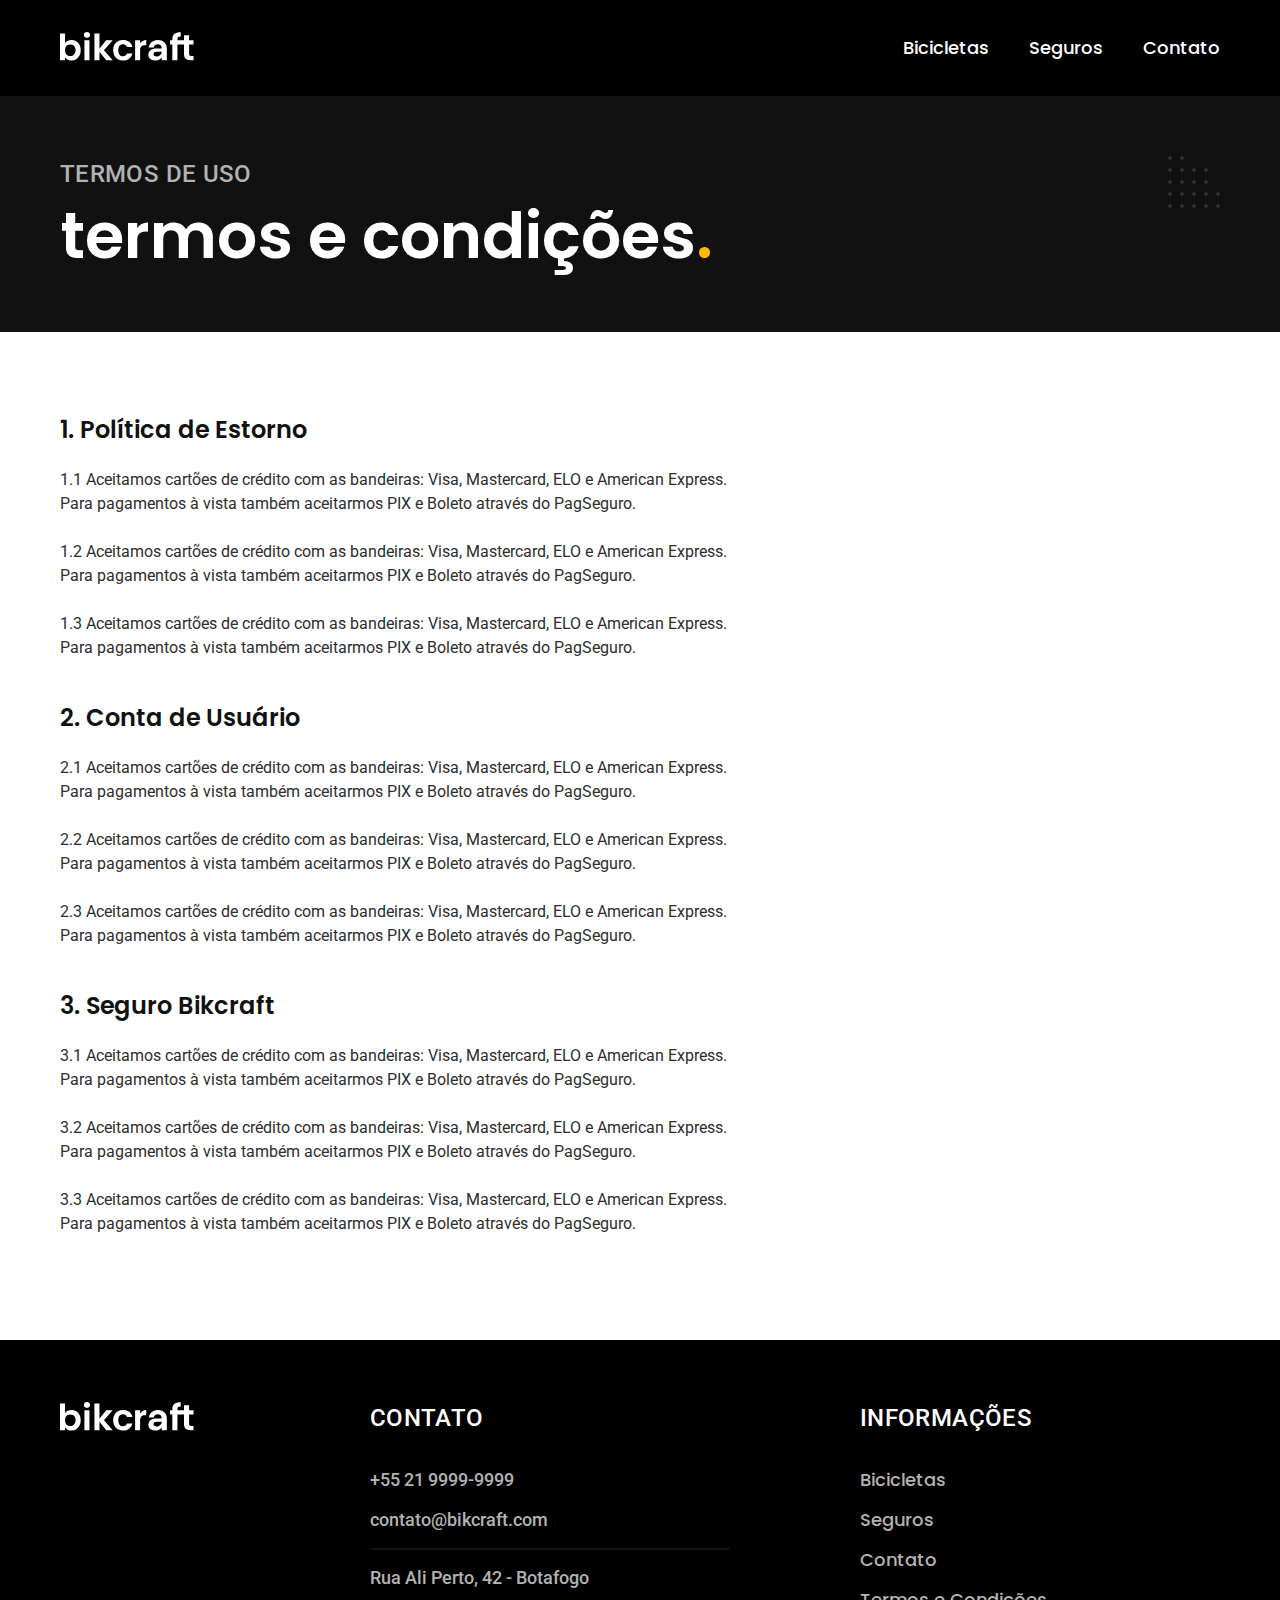
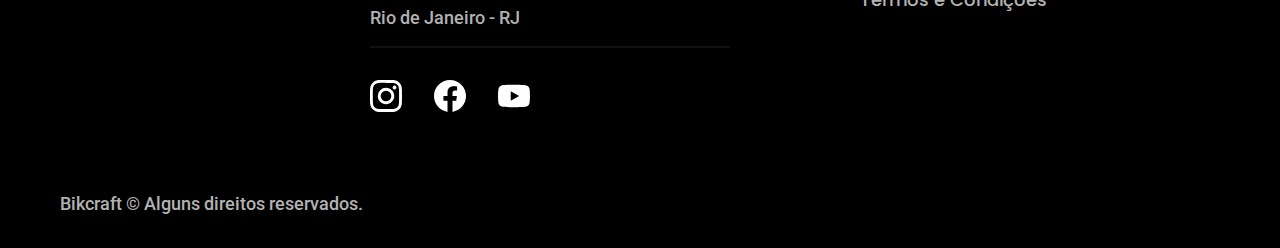
<file: termos.html>
<!DOCTYPE html>
<html lang="pt-br">

<head>
  <meta charset="UTF-8" />
  <meta name="viewport" content="width=device-width, initial-scale=1.0" />

  <title>Termos e Condições | Bikcraft</title>
  <meta name="description" content="Termos e condições" />

  <link rel="preload" href="./css/style.min.css" as="style">
  <link rel="stylesheet" href="./css/style.min.css" />
  <link rel="icon" href="./img/favicon.svg" type="image/svg+xml" />
  <link rel="preconnect" href="https://fonts.googleapis.com" />
  <link rel="preconnect" href="https://fonts.gstatic.com" crossorigin />
  <link href="https://fonts.googleapis.com/css2?family=Merriweather:ital,wght@1,900&family=Poppins:wght@400;600&family=Roboto:wght@400;500&display=swap" rel="stylesheet" />
  <script>document.documentElement.classList.add('js')</script>
</head>

<body id="termos">
  <header class="header-bg">
    <div class="container header">
      <a href="./">
        <svg width="136" height="32" fill="none" xmlns="http://www.w3.org/2000/svg">
          <path d="M5.04 13.196c.648-.96 1.536-1.74 2.664-2.34 1.152-.6 2.46-.9 3.924-.9 1.704 0 3.24.42 4.608 1.26 1.392.84 2.484 2.04 3.276 3.6.816 1.536 1.224 3.324 1.224 5.364s-.408 3.852-1.224 5.436c-.792 1.56-1.884 2.772-3.276 3.636-1.368.864-2.904 1.296-4.608 1.296-1.488 0-2.796-.288-3.924-.864-1.104-.6-1.992-1.368-2.664-2.304v2.844H0V3.584h5.04v9.612Zm10.548 6.984c0-1.2-.252-2.232-.756-3.096-.48-.888-1.128-1.56-1.944-2.016a5.104 5.104 0 0 0-2.592-.684c-.912 0-1.776.24-2.592.72-.792.456-1.44 1.128-1.944 2.016-.48.888-.72 1.932-.72 3.132 0 1.2.24 2.244.72 3.132.504.888 1.152 1.572 1.944 2.052.816.456 1.68.684 2.592.684.936 0 1.8-.24 2.592-.72.816-.48 1.464-1.164 1.944-2.052.504-.888.756-1.944.756-3.168ZM26.954 7.904c-.888 0-1.632-.276-2.232-.828-.576-.576-.864-1.284-.864-2.124 0-.84.288-1.536.864-2.088.6-.576 1.344-.864 2.232-.864.888 0 1.62.288 2.196.864.6.552.9 1.248.9 2.088 0 .84-.3 1.548-.9 2.124-.576.552-1.308.828-2.196.828Zm2.484 2.376v19.944h-5.04V10.28h5.04Zm16.788 19.944-6.768-8.496v8.496h-5.04V3.584h5.04V18.74l6.696-8.46h6.552l-8.784 10.008 8.856 9.936h-6.552Zm6.919-9.972c0-2.064.42-3.864 1.26-5.4.84-1.56 2.004-2.76 3.492-3.6 1.488-.864 3.192-1.296 5.112-1.296 2.472 0 4.512.624 6.12 1.872 1.632 1.224 2.724 2.952 3.276 5.184H66.97c-.288-.864-.78-1.536-1.476-2.016-.672-.504-1.512-.756-2.52-.756-1.44 0-2.58.528-3.42 1.584-.84 1.032-1.26 2.508-1.26 4.428 0 1.896.42 3.372 1.26 4.428.84 1.032 1.98 1.548 3.42 1.548 2.04 0 3.372-.912 3.996-2.736h5.436c-.552 2.16-1.644 3.876-3.276 5.148-1.632 1.272-3.672 1.908-6.12 1.908-1.92 0-3.624-.42-5.112-1.26a9.161 9.161 0 0 1-3.492-3.6c-.84-1.56-1.26-3.372-1.26-5.436h-.001Zm26.993-6.876a7.133 7.133 0 0 1 2.52-2.484c1.056-.6 2.256-.9 3.6-.9v5.292h-1.332c-1.584 0-2.784.372-3.6 1.116-.792.744-1.188 2.04-1.188 3.888v9.936h-5.04V10.28h5.04v3.096Zm21.574 14.004c-.552.912-1.452 1.68-2.7 2.304-1.248.6-2.592.9-4.032.9-1.248 0-2.376-.252-3.384-.756s-1.8-1.2-2.376-2.088c-.576-.888-.864-1.908-.864-3.06 0-1.848.684-3.36 2.052-4.536 1.392-1.176 3.468-1.764 6.228-1.764h5.076c-.048-1.272-.42-2.28-1.116-3.024-.672-.768-1.608-1.152-2.808-1.152-1.056 0-1.932.288-2.628.864-.696.552-1.14 1.332-1.332 2.34h-5.04c.24-1.44.756-2.724 1.548-3.852a8.143 8.143 0 0 1 3.168-2.664c1.32-.648 2.796-.972 4.428-.972 1.68 0 3.192.348 4.536 1.044a7.7 7.7 0 0 1 3.204 2.988c.768 1.296 1.152 2.82 1.152 4.572v11.7h-5.112V27.38Zm-5.256-.864c.84 0 1.656-.18 2.448-.54.816-.36 1.488-.9 2.016-1.62.528-.72.792-1.572.792-2.556v-.144h-4.788c-1.152 0-2.016.228-2.592.684-.552.456-.828 1.056-.828 1.8 0 .72.252 1.296.756 1.728.528.432 1.26.648 2.196.648Zm20.997-12.096v15.804h-5.112V14.42h-2.268v-4.14h2.268V9.272c0-2.448.696-4.248 2.088-5.4 1.392-1.152 3.492-1.692 6.3-1.62V6.5c-1.224-.024-2.076.18-2.556.612s-.72 1.212-.72 2.34v.828h6.55V5.348h5.076v4.932h4.464v4.14h-4.464v9.648c0 .672.156 1.164.468 1.476.336.288.888.432 1.656.432h2.34v4.248h-3.168c-4.248 0-6.372-2.064-6.372-6.192V14.42h-6.55Z" fill="#fff" />
        </svg>
      </a>
      <nav aria-label="primaria">
        <ul class="header-menu cor-00 font-1-m">
          <li><a href="./bicicletas.html">Bicicletas</a></li>
          <li><a href="./seguros.html">Seguros</a></li>
          <li><a href="./contato.html">Contato</a></li>
        </ul>
      </nav>
    </div>
  </header>

  <main>
    <div class="titulo-bg">
      <div class="titulo container">
        <p class="font-2-l-b cor-05">Termos de Uso</p>
        <h1 class="font-1-xxl cor-00">termos e condições<span class="cor-p01">.</span></h1>
      </div>
    </div>

    <div class="termos container font-2-s cor-10">
      <h2 class="font-1-l-b cor-11">1. Política de Estorno</h2>
      <p>1.1 Aceitamos cartões de crédito com as bandeiras: Visa, Mastercard, ELO e American Express. Para pagamentos à vista também aceitarmos PIX e Boleto através do PagSeguro.</p>
      <p>1.2 Aceitamos cartões de crédito com as bandeiras: Visa, Mastercard, ELO e American Express. Para pagamentos à vista também aceitarmos PIX e Boleto através do PagSeguro.</p>
      <p>1.3 Aceitamos cartões de crédito com as bandeiras: Visa, Mastercard, ELO e American Express. Para pagamentos à vista também aceitarmos PIX e Boleto através do PagSeguro.</p>
      <h2 class="font-1-l-b cor-11">2. Conta de Usuário</h2>
      <p>2.1 Aceitamos cartões de crédito com as bandeiras: Visa, Mastercard, ELO e American Express. Para pagamentos à vista também aceitarmos PIX e Boleto através do PagSeguro.</p>
      <p>2.2 Aceitamos cartões de crédito com as bandeiras: Visa, Mastercard, ELO e American Express. Para pagamentos à vista também aceitarmos PIX e Boleto através do PagSeguro.</p>
      <p>2.3 Aceitamos cartões de crédito com as bandeiras: Visa, Mastercard, ELO e American Express. Para pagamentos à vista também aceitarmos PIX e Boleto através do PagSeguro.</p>
      <h2 class="font-1-l-b cor-11">3. Seguro Bikcraft</h2>
      <p>3.1 Aceitamos cartões de crédito com as bandeiras: Visa, Mastercard, ELO e American Express. Para pagamentos à vista também aceitarmos PIX e Boleto através do PagSeguro.</p>
      <p>3.2 Aceitamos cartões de crédito com as bandeiras: Visa, Mastercard, ELO e American Express. Para pagamentos à vista também aceitarmos PIX e Boleto através do PagSeguro.</p>
      <p>3.3 Aceitamos cartões de crédito com as bandeiras: Visa, Mastercard, ELO e American Express. Para pagamentos à vista também aceitarmos PIX e Boleto através do PagSeguro.</p>
    </div>
  </main>

  <footer class="footer-bg">
    <div class="footer container">
      <img src="./img/bikcraft.svg" alt="Bikcraft" />
      <div class="footer-contato">
        <h3 class="font-2-l-b cor-00">Contato</h3>
        <ul class="font-2-m cor-05">
          <li><a href="tel:+552199999999">+55 21 9999-9999</a></li>
          <li>
            <a href="mailto:contato@bikcraft.com">contato@bikcraft.com</a>
          </li>
          <li>Rua Ali Perto, 42 - Botafogo</li>
          <li>Rio de Janeiro - RJ</li>
        </ul>
        <div class="footer-redes">
          <a href="./"><img src="./img/redes/instagram.svg" alt="Instagram" /></a>
          <a href="./"><img src="./img/redes/facebook.svg" alt="Facebook" /></a>
          <a href="./"><img src="./img/redes/youtube.svg" alt="Youtube" /></a>
        </div>
      </div>
      <div class="footer-informacoes">
        <h3 class="font-2-l-b cor-00">Informações</h3>
        <nav>
          <ul class="font-1-m cor-05">
            <li><a href="./bicicletas.html">Bicicletas</a></li>
            <li><a href="./seguros.html">Seguros</a></li>
            <li><a href="./contato.html">Contato</a></li>
            <li><a href="./termos.html">Termos e Condições</a></li>
          </ul>
        </nav>
      </div>
      <p class="footer-copy font-2-m cor-05">Bikcraft © Alguns direitos reservados.</p>
    </div>
  </footer>
  <script src="./js/script.js"></script>
</body>

</html>
</file>
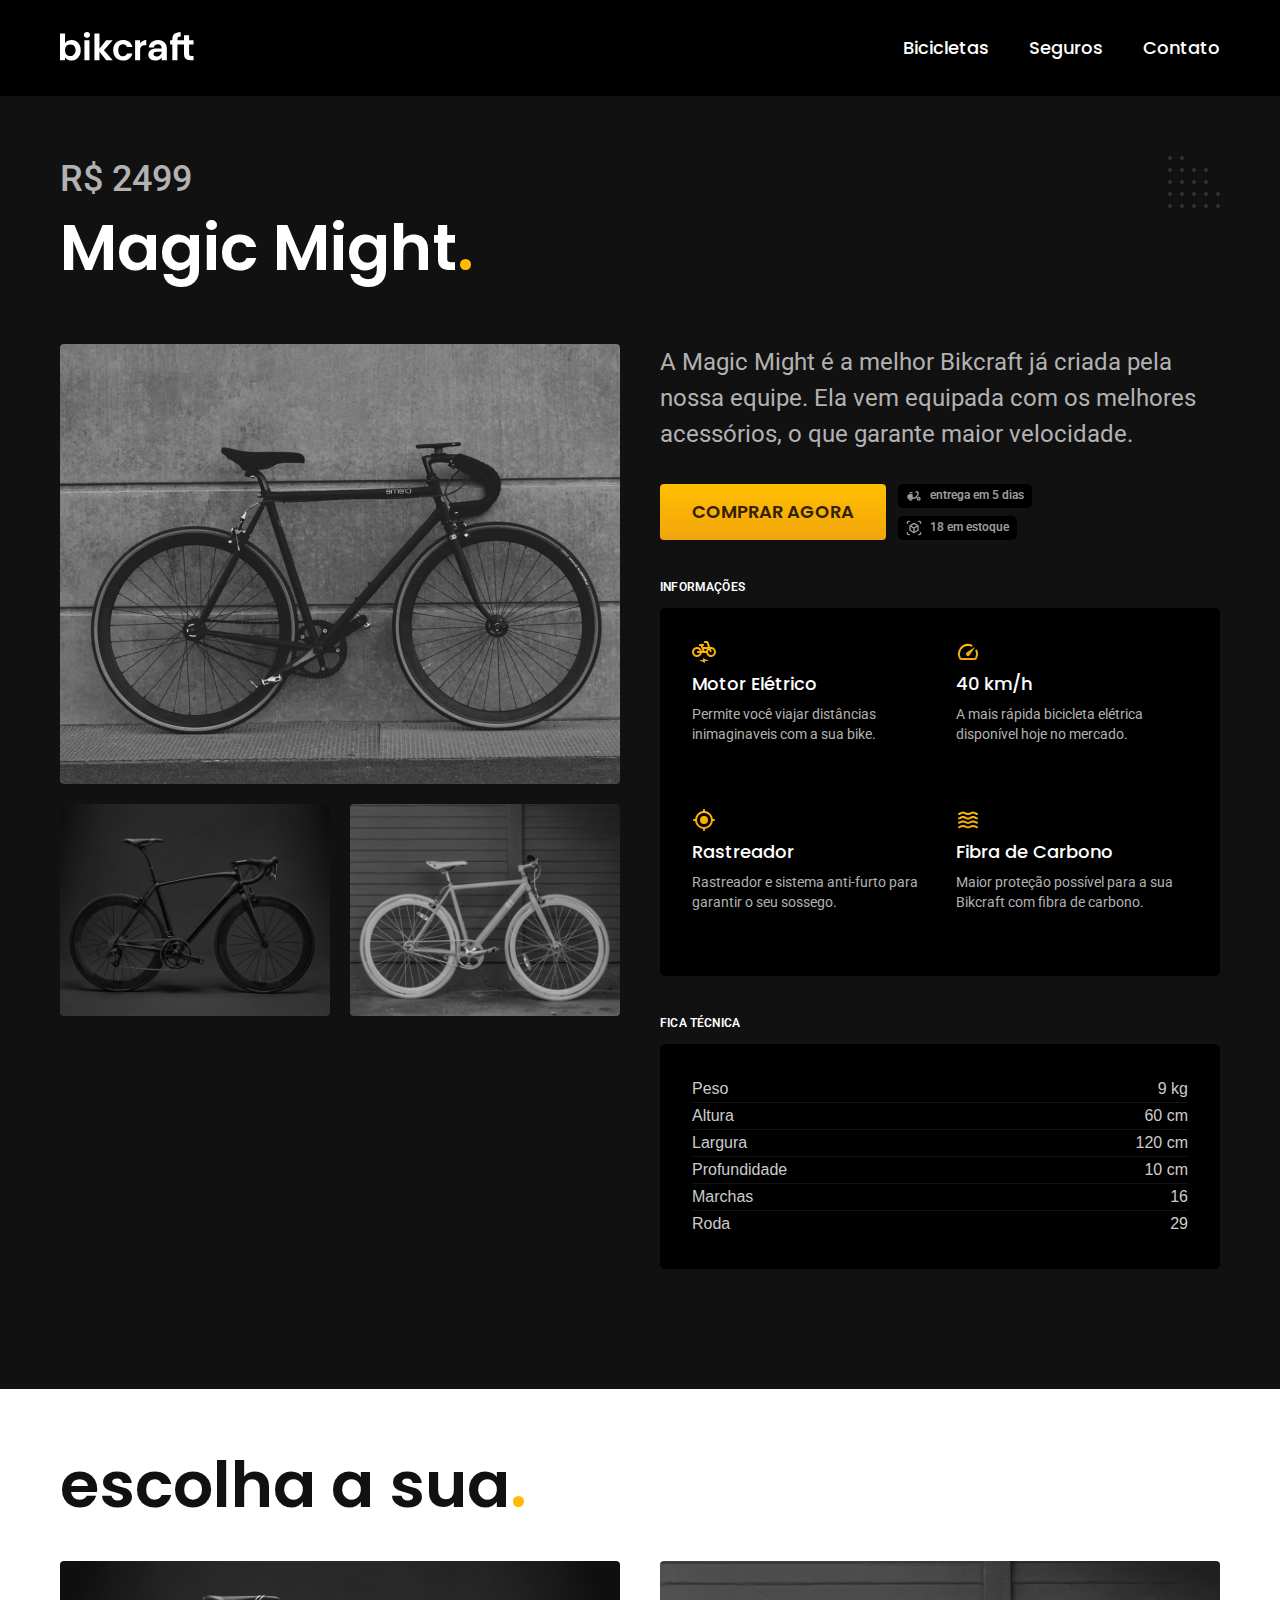
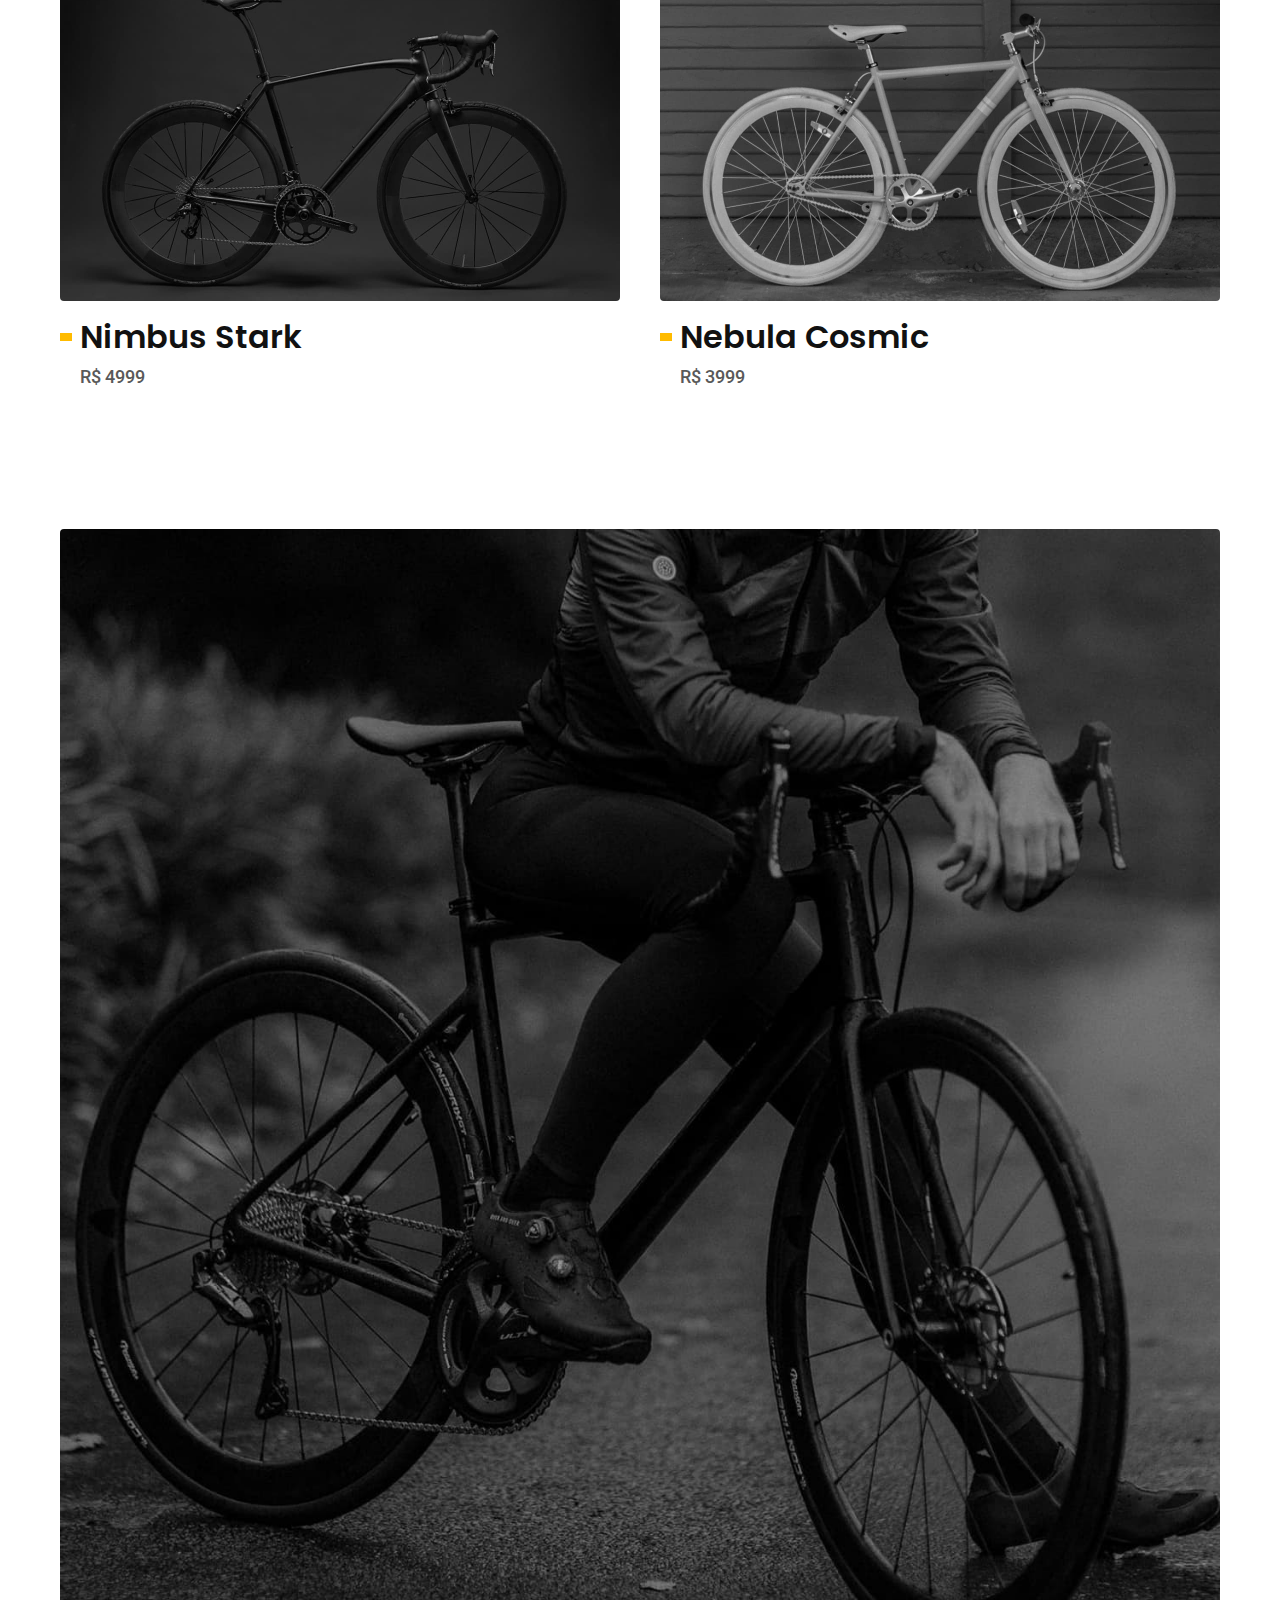
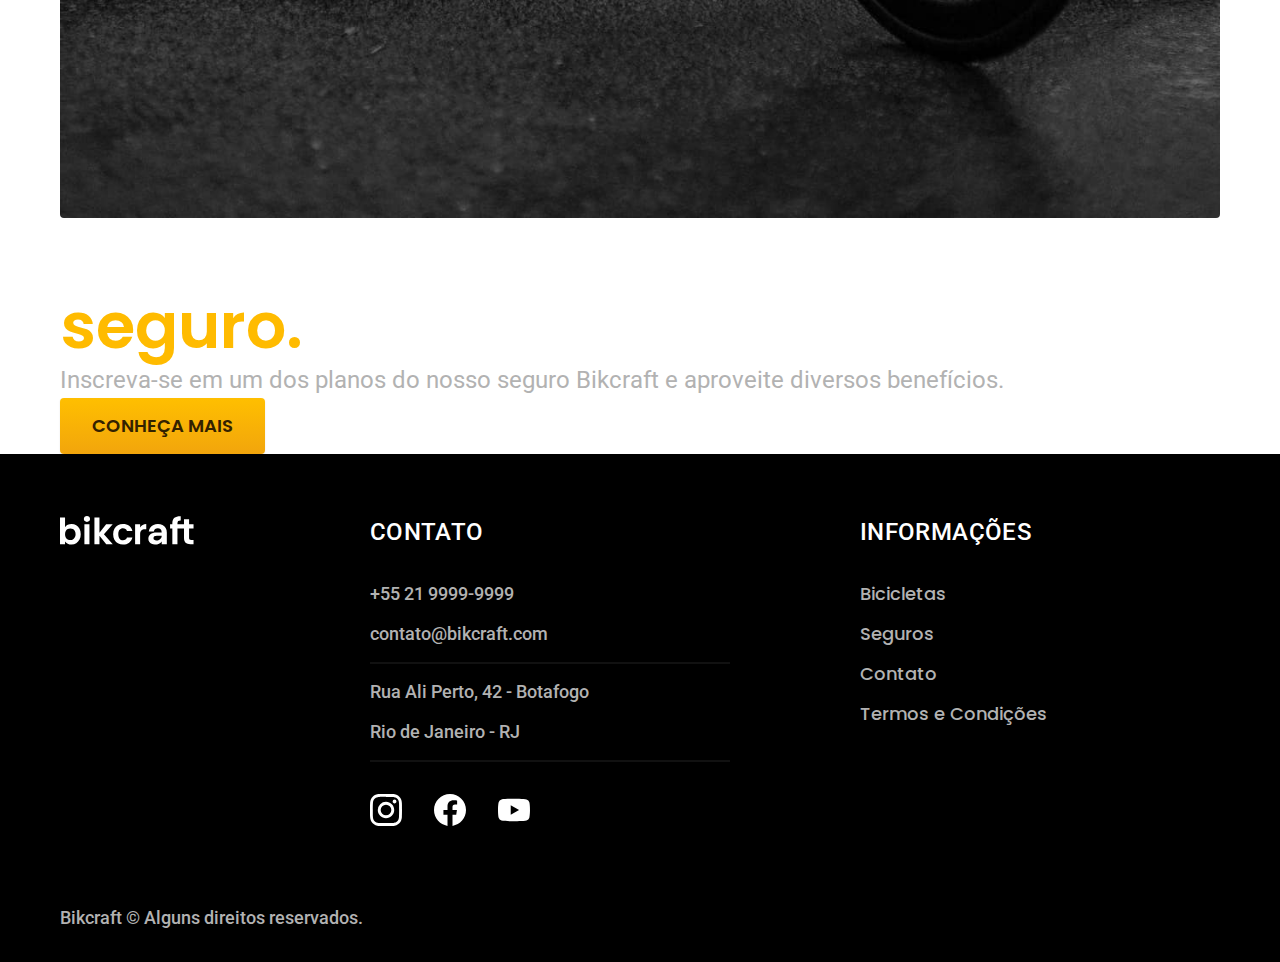
<file: bicicletas/magic.html>
<!DOCTYPE html>
<html lang="pt-br">

<head>
  <meta charset="UTF-8" />
  <meta name="viewport" content="width=device-width, initial-scale=1.0" />

  <title>Magic Might | Bikcraft</title>
  <meta name="description" content="Bicicleta Nimbus" />

  <link rel="stylesheet" href="../css/style.min.css" />
  <link rel="icon" href="../img/favicon.svg" type="image/svg+xml" />
  <link rel="preconnect" href="https://fonts.googleapis.com" />
  <link rel="preconnect" href="https://fonts.gstatic.com" crossorigin />
  <link href="https://fonts.googleapis.com/css2?family=Merriweather:ital,wght@1,900&family=Poppins:wght@400;600&family=Roboto:wght@400;500&display=swap" rel="stylesheet" />
  <script>document.documentElement.classList.add('js')</script>
</head>

<body id="bicicleta">
  <header class="header-bg">
    <div class="container header">
      <a href="../">
        <svg width="136" height="32" fill="none" xmlns="http://www.w3.org/2000/svg">
          <path d="M5.04 13.196c.648-.96 1.536-1.74 2.664-2.34 1.152-.6 2.46-.9 3.924-.9 1.704 0 3.24.42 4.608 1.26 1.392.84 2.484 2.04 3.276 3.6.816 1.536 1.224 3.324 1.224 5.364s-.408 3.852-1.224 5.436c-.792 1.56-1.884 2.772-3.276 3.636-1.368.864-2.904 1.296-4.608 1.296-1.488 0-2.796-.288-3.924-.864-1.104-.6-1.992-1.368-2.664-2.304v2.844H0V3.584h5.04v9.612Zm10.548 6.984c0-1.2-.252-2.232-.756-3.096-.48-.888-1.128-1.56-1.944-2.016a5.104 5.104 0 0 0-2.592-.684c-.912 0-1.776.24-2.592.72-.792.456-1.44 1.128-1.944 2.016-.48.888-.72 1.932-.72 3.132 0 1.2.24 2.244.72 3.132.504.888 1.152 1.572 1.944 2.052.816.456 1.68.684 2.592.684.936 0 1.8-.24 2.592-.72.816-.48 1.464-1.164 1.944-2.052.504-.888.756-1.944.756-3.168ZM26.954 7.904c-.888 0-1.632-.276-2.232-.828-.576-.576-.864-1.284-.864-2.124 0-.84.288-1.536.864-2.088.6-.576 1.344-.864 2.232-.864.888 0 1.62.288 2.196.864.6.552.9 1.248.9 2.088 0 .84-.3 1.548-.9 2.124-.576.552-1.308.828-2.196.828Zm2.484 2.376v19.944h-5.04V10.28h5.04Zm16.788 19.944-6.768-8.496v8.496h-5.04V3.584h5.04V18.74l6.696-8.46h6.552l-8.784 10.008 8.856 9.936h-6.552Zm6.919-9.972c0-2.064.42-3.864 1.26-5.4.84-1.56 2.004-2.76 3.492-3.6 1.488-.864 3.192-1.296 5.112-1.296 2.472 0 4.512.624 6.12 1.872 1.632 1.224 2.724 2.952 3.276 5.184H66.97c-.288-.864-.78-1.536-1.476-2.016-.672-.504-1.512-.756-2.52-.756-1.44 0-2.58.528-3.42 1.584-.84 1.032-1.26 2.508-1.26 4.428 0 1.896.42 3.372 1.26 4.428.84 1.032 1.98 1.548 3.42 1.548 2.04 0 3.372-.912 3.996-2.736h5.436c-.552 2.16-1.644 3.876-3.276 5.148-1.632 1.272-3.672 1.908-6.12 1.908-1.92 0-3.624-.42-5.112-1.26a9.161 9.161 0 0 1-3.492-3.6c-.84-1.56-1.26-3.372-1.26-5.436h-.001Zm26.993-6.876a7.133 7.133 0 0 1 2.52-2.484c1.056-.6 2.256-.9 3.6-.9v5.292h-1.332c-1.584 0-2.784.372-3.6 1.116-.792.744-1.188 2.04-1.188 3.888v9.936h-5.04V10.28h5.04v3.096Zm21.574 14.004c-.552.912-1.452 1.68-2.7 2.304-1.248.6-2.592.9-4.032.9-1.248 0-2.376-.252-3.384-.756s-1.8-1.2-2.376-2.088c-.576-.888-.864-1.908-.864-3.06 0-1.848.684-3.36 2.052-4.536 1.392-1.176 3.468-1.764 6.228-1.764h5.076c-.048-1.272-.42-2.28-1.116-3.024-.672-.768-1.608-1.152-2.808-1.152-1.056 0-1.932.288-2.628.864-.696.552-1.14 1.332-1.332 2.34h-5.04c.24-1.44.756-2.724 1.548-3.852a8.143 8.143 0 0 1 3.168-2.664c1.32-.648 2.796-.972 4.428-.972 1.68 0 3.192.348 4.536 1.044a7.7 7.7 0 0 1 3.204 2.988c.768 1.296 1.152 2.82 1.152 4.572v11.7h-5.112V27.38Zm-5.256-.864c.84 0 1.656-.18 2.448-.54.816-.36 1.488-.9 2.016-1.62.528-.72.792-1.572.792-2.556v-.144h-4.788c-1.152 0-2.016.228-2.592.684-.552.456-.828 1.056-.828 1.8 0 .72.252 1.296.756 1.728.528.432 1.26.648 2.196.648Zm20.997-12.096v15.804h-5.112V14.42h-2.268v-4.14h2.268V9.272c0-2.448.696-4.248 2.088-5.4 1.392-1.152 3.492-1.692 6.3-1.62V6.5c-1.224-.024-2.076.18-2.556.612s-.72 1.212-.72 2.34v.828h6.55V5.348h5.076v4.932h4.464v4.14h-4.464v9.648c0 .672.156 1.164.468 1.476.336.288.888.432 1.656.432h2.34v4.248h-3.168c-4.248 0-6.372-2.064-6.372-6.192V14.42h-6.55Z" fill="#fff" />
        </svg>
      </a>
      <nav aria-label="primaria">
        <ul class="header-menu cor-00 font-1-m">
          <li><a href="../bicicletas.html">Bicicletas</a></li>
          <li><a href="../seguros.html">Seguros</a></li>
          <li><a href="../contato.html">Contato</a></li>
        </ul>
      </nav>
    </div>
  </header>

  <main class="titulo-bg">
    <div>
      <div class="titulo container">
        <p class="font-2-xl cor-05">R$ 2499</p>
        <h1 class="font-1-xxl cor-00">
          Magic Might<span class="cor-p01">.</span>
        </h1>
      </div>
    </div>
    <div class="bicicleta container">
      <div class="bicicleta-imagens">
        <img src="../img/bicicleta/nimbus2.jpg" alt="">
        <img src="../img/bicicleta/nimbus1.jpg" alt="">
        <img src="../img/bicicleta/nimbus3.jpg" alt="">
      </div>
      <div class="bicicleta-conteudo">
        <p class="font-2-l cor-05">A Magic Might é a melhor Bikcraft já criada pela nossa equipe. Ela vem equipada com os melhores acessórios, o que garante maior velocidade.</p>
        <div class="bicicleta-comprar">
          <a href="../orcamento.html?tipo=bikcraft&produto=magic" class="botao">Comprar Agora</a>
          <span class="font-1-xs cor-06"><img src="../img/icones/entrega.svg" alt="">entrega em 5 dias</span>
          <span class="font-1-xs cor-06"><img src="../img/icones/estoque.svg" alt="">18 em estoque</span>
        </div>
        <h2 class="font-1-xs cor-00">Informações</h2>
        <ul class="bicicleta-informacoes">
          <li>
            <img src="../img/icones/eletrica.svg" alt="">
            <h3 class="font-1-m cor-00">Motor Elétrico</h3>
            <p class="font-2-xs cor-05">Permite você viajar distâncias inimaginaveis com a sua bike.</p>
          </li>
          <li>
            <img src="../img/icones/velocidade.svg" alt="">
            <h3 class="font-1-m cor-00">40 km/h</h3>
            <p class="font-2-xs cor-05">A mais rápida bicicleta elétrica disponível hoje no mercado.</p>
          </li>
          <li>
            <img src="../img/icones/rastreador.svg" alt="">
            <h3 class="font-1-m cor-00">Rastreador</h3>
            <p class="font-2-xs cor-05">Rastreador e sistema anti-furto para garantir o seu sossego.</p>
          </li>
          <li>
            <img src="../img/icones/carbono.svg" alt="">
            <h3 class="font-1-m cor-00">Fibra de Carbono</h3>
            <p class="font-2-xs cor-05">Maior proteção possível para a sua Bikcraft com fibra de carbono.</p>
          </li>
        </ul>
        <h2 class="font-1-xs cor-00">Fica Técnica</h2>
        <ul class="bicicleta-ficha font 2-s cor-04">
          <li>Peso <span>9 kg</span></li>
          <li>Altura <span>60 cm</span></li>
          <li>Largura <span>120 cm</span></li>
          <li>Profundidade <span>10 cm</span></li>
          <li>Marchas <span>16</span></li>
          <li>Roda <span>29</span></li>
        </ul>
      </div>
    </div>
  </main>

  <article class="bicicletas-lista container">
    <h2 class="font-1-xxl">
      escolha a sua<span class="cor-p01">.</span>
    </h2>

    <ul>
      <li>
        <a href="../bicicletas/nimbus.html">
          <img src="../img/bicicletas/nimbus.jpg" alt="Bicileta preta" />
          <h3 class="font-1-xl cor-11">Nimbus Stark</h3>
          <span class="font-2-m cor-08">R$ 4999</span>
        </a>
      </li>
      <li>
        <a href="../bicicletas/nebula.html">
          <img src="../img/bicicletas/nebula.jpg" alt="Bicileta preta" />
          <h3 class="font-1-xl cor-11">Nebula Cosmic</h3>
          <span class="font-2-m cor-08">R$ 3999</span>
        </a>
      </li>
    </ul>
  </article>

  <article class="seguro-bg">
    <div class="seguro container">
      <div class="seguro-imagem">
        <img src="../img/fotos/seguros.jpg" alt="Pessoa parada em cima de uma bicicleta Bikcraft.">
      </div>
      <div class="seguro-conteudo">
        <h2 class="font-1-xxl cor-00">Pedale mais tranquilo com o nosso <span class="cor-p01">seguro.</span></h2>
        <p class="font-2-l cor-05">Inscreva-se em um dos planos do nosso seguro Bikcraft e aproveite diversos benefícios.</p>
        <a class="botao" href="../seguros.html">Conheça Mais</a>
      </div>
    </div>
  </article>

  <footer class="footer-bg">
    <div class="footer container">
      <img src="../img/bikcraft.svg" alt="Bikcraft" />
      <div class="footer-contato">
        <h3 class="font-2-l-b cor-00">Contato</h3>
        <ul class="font-2-m cor-05">
          <li><a href="tel:+552199999999">+55 21 9999-9999</a></li>
          <li>
            <a href="mailto:contato@bikcraft.com">contato@bikcraft.com</a>
          </li>
          <li>Rua Ali Perto, 42 - Botafogo</li>
          <li>Rio de Janeiro - RJ</li>
        </ul>
        <div class="footer-redes">
          <a href="../"><img src="../img/redes/instagram.svg" alt="Instagram" /></a>
          <a href="../"><img src="../img/redes/facebook.svg" alt="Facebook" /></a>
          <a href="../"><img src="../img/redes/youtube.svg" alt="Youtube" /></a>
        </div>
      </div>
      <div class="footer-informacoes">
        <h3 class="font-2-l-b cor-00">Informações</h3>
        <nav>
          <ul class="font-1-m cor-05">
            <li><a href="../bicicletas.html">Bicicletas</a></li>
            <li><a href="../seguros.html">Seguros</a></li>
            <li><a href="../contato.html">Contato</a></li>
            <li><a href="../termos.html">Termos e Condições</a></li>
          </ul>
        </nav>
      </div>
      <p class="footer-copy font-2-m cor-05">
        Bikcraft © Alguns direitos reservados.
      </p>
    </div>
  </footer>
  <script src="../js/script.js"></script>
</body>

</html>
</file>
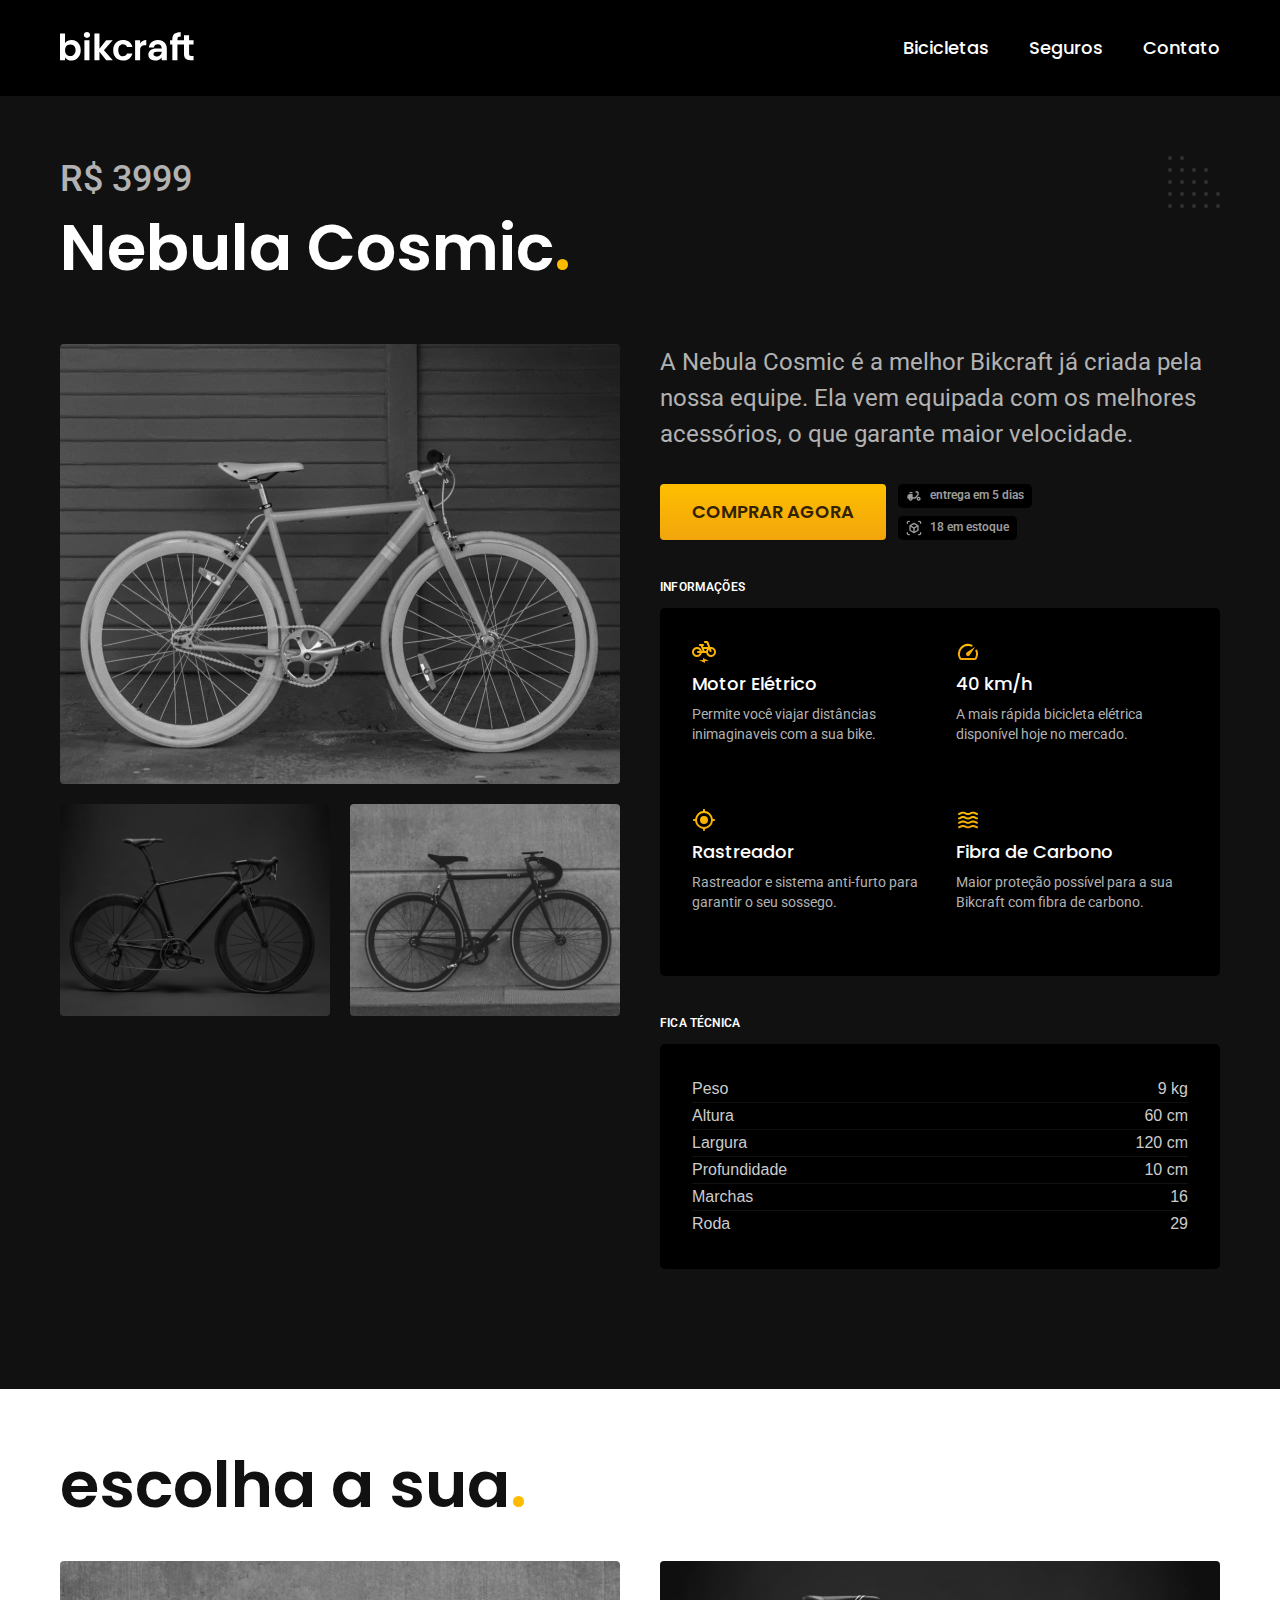
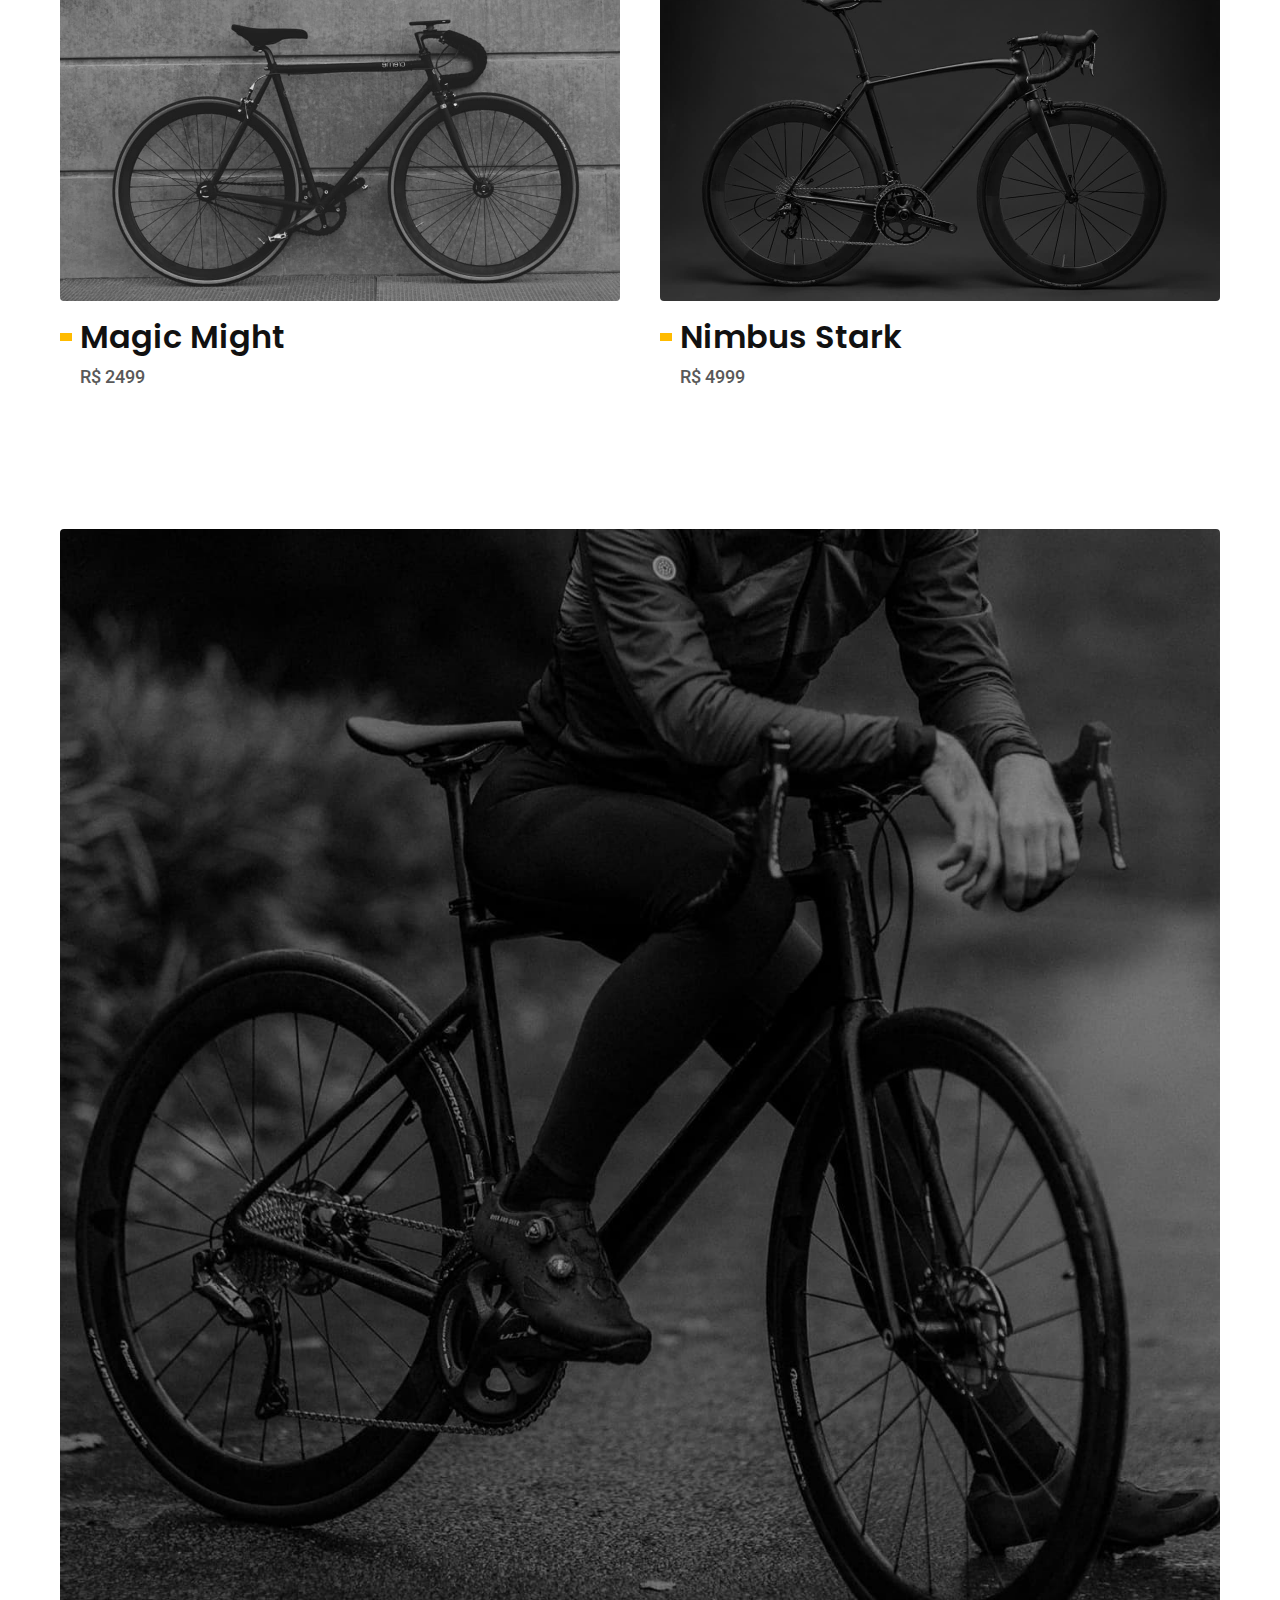
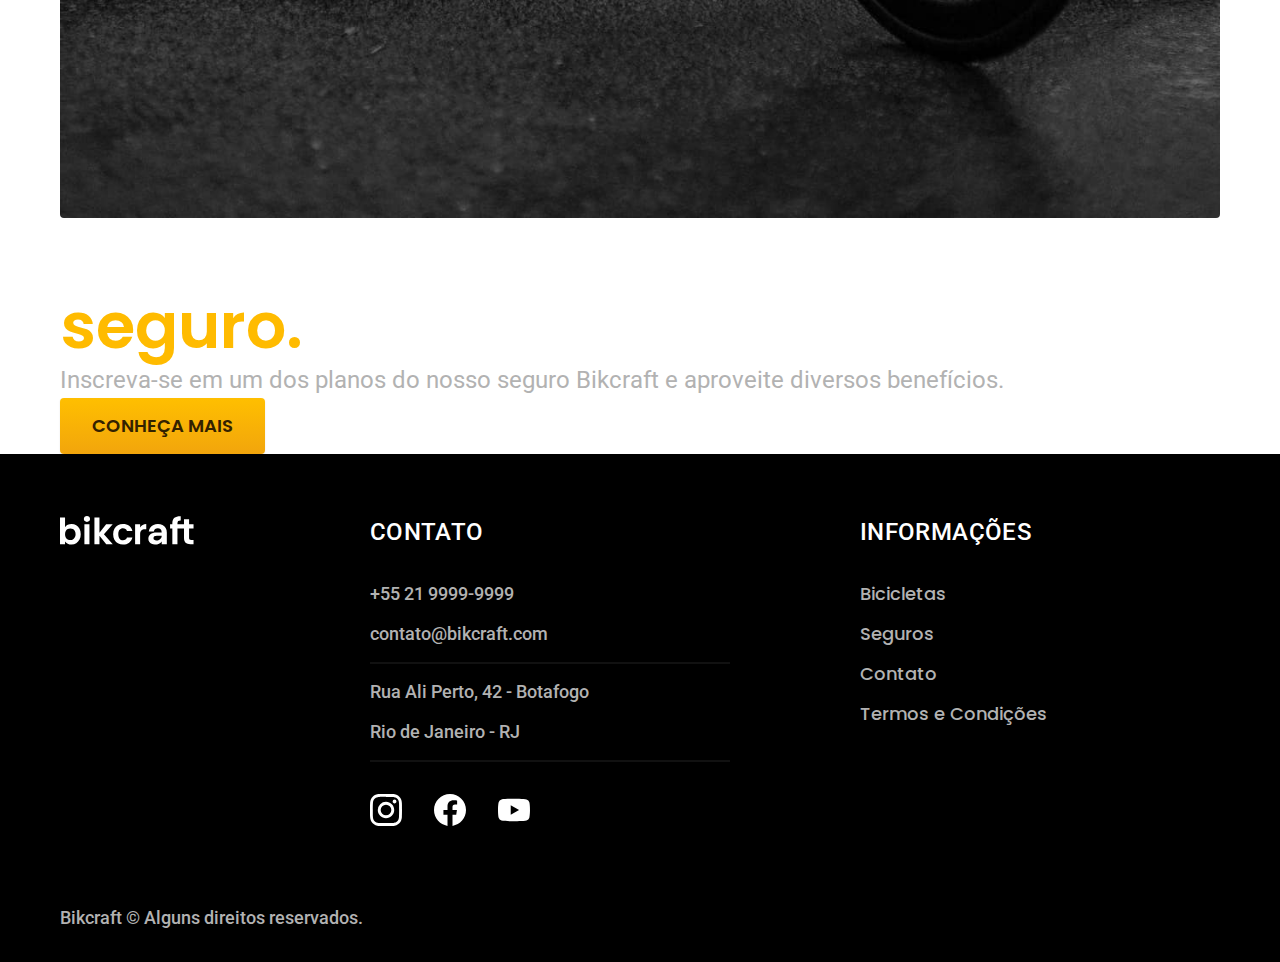
<file: bicicletas/nebula.html>
<!DOCTYPE html>
<html lang="pt-br">

<head>
  <meta charset="UTF-8" />
  <meta name="viewport" content="width=device-width, initial-scale=1.0" />

  <title>Nebula Cosmic | Bikcraft</title>
  <meta name="description" content="Bicicleta Nimbus" />

  <link rel="stylesheet" href="../css/style.min.css" />
  <link rel="icon" href="../img/favicon.svg" type="image/svg+xml" />
  <link rel="preconnect" href="https://fonts.googleapis.com" />
  <link rel="preconnect" href="https://fonts.gstatic.com" crossorigin />
  <link href="https://fonts.googleapis.com/css2?family=Merriweather:ital,wght@1,900&family=Poppins:wght@400;600&family=Roboto:wght@400;500&display=swap" rel="stylesheet" />
  <script>document.documentElement.classList.add('js')</script>
</head>

<body id="bicicleta">
  <header class="header-bg">
    <div class="container header">
      <a href="../">
        <svg width="136" height="32" fill="none" xmlns="http://www.w3.org/2000/svg">
          <path d="M5.04 13.196c.648-.96 1.536-1.74 2.664-2.34 1.152-.6 2.46-.9 3.924-.9 1.704 0 3.24.42 4.608 1.26 1.392.84 2.484 2.04 3.276 3.6.816 1.536 1.224 3.324 1.224 5.364s-.408 3.852-1.224 5.436c-.792 1.56-1.884 2.772-3.276 3.636-1.368.864-2.904 1.296-4.608 1.296-1.488 0-2.796-.288-3.924-.864-1.104-.6-1.992-1.368-2.664-2.304v2.844H0V3.584h5.04v9.612Zm10.548 6.984c0-1.2-.252-2.232-.756-3.096-.48-.888-1.128-1.56-1.944-2.016a5.104 5.104 0 0 0-2.592-.684c-.912 0-1.776.24-2.592.72-.792.456-1.44 1.128-1.944 2.016-.48.888-.72 1.932-.72 3.132 0 1.2.24 2.244.72 3.132.504.888 1.152 1.572 1.944 2.052.816.456 1.68.684 2.592.684.936 0 1.8-.24 2.592-.72.816-.48 1.464-1.164 1.944-2.052.504-.888.756-1.944.756-3.168ZM26.954 7.904c-.888 0-1.632-.276-2.232-.828-.576-.576-.864-1.284-.864-2.124 0-.84.288-1.536.864-2.088.6-.576 1.344-.864 2.232-.864.888 0 1.62.288 2.196.864.6.552.9 1.248.9 2.088 0 .84-.3 1.548-.9 2.124-.576.552-1.308.828-2.196.828Zm2.484 2.376v19.944h-5.04V10.28h5.04Zm16.788 19.944-6.768-8.496v8.496h-5.04V3.584h5.04V18.74l6.696-8.46h6.552l-8.784 10.008 8.856 9.936h-6.552Zm6.919-9.972c0-2.064.42-3.864 1.26-5.4.84-1.56 2.004-2.76 3.492-3.6 1.488-.864 3.192-1.296 5.112-1.296 2.472 0 4.512.624 6.12 1.872 1.632 1.224 2.724 2.952 3.276 5.184H66.97c-.288-.864-.78-1.536-1.476-2.016-.672-.504-1.512-.756-2.52-.756-1.44 0-2.58.528-3.42 1.584-.84 1.032-1.26 2.508-1.26 4.428 0 1.896.42 3.372 1.26 4.428.84 1.032 1.98 1.548 3.42 1.548 2.04 0 3.372-.912 3.996-2.736h5.436c-.552 2.16-1.644 3.876-3.276 5.148-1.632 1.272-3.672 1.908-6.12 1.908-1.92 0-3.624-.42-5.112-1.26a9.161 9.161 0 0 1-3.492-3.6c-.84-1.56-1.26-3.372-1.26-5.436h-.001Zm26.993-6.876a7.133 7.133 0 0 1 2.52-2.484c1.056-.6 2.256-.9 3.6-.9v5.292h-1.332c-1.584 0-2.784.372-3.6 1.116-.792.744-1.188 2.04-1.188 3.888v9.936h-5.04V10.28h5.04v3.096Zm21.574 14.004c-.552.912-1.452 1.68-2.7 2.304-1.248.6-2.592.9-4.032.9-1.248 0-2.376-.252-3.384-.756s-1.8-1.2-2.376-2.088c-.576-.888-.864-1.908-.864-3.06 0-1.848.684-3.36 2.052-4.536 1.392-1.176 3.468-1.764 6.228-1.764h5.076c-.048-1.272-.42-2.28-1.116-3.024-.672-.768-1.608-1.152-2.808-1.152-1.056 0-1.932.288-2.628.864-.696.552-1.14 1.332-1.332 2.34h-5.04c.24-1.44.756-2.724 1.548-3.852a8.143 8.143 0 0 1 3.168-2.664c1.32-.648 2.796-.972 4.428-.972 1.68 0 3.192.348 4.536 1.044a7.7 7.7 0 0 1 3.204 2.988c.768 1.296 1.152 2.82 1.152 4.572v11.7h-5.112V27.38Zm-5.256-.864c.84 0 1.656-.18 2.448-.54.816-.36 1.488-.9 2.016-1.62.528-.72.792-1.572.792-2.556v-.144h-4.788c-1.152 0-2.016.228-2.592.684-.552.456-.828 1.056-.828 1.8 0 .72.252 1.296.756 1.728.528.432 1.26.648 2.196.648Zm20.997-12.096v15.804h-5.112V14.42h-2.268v-4.14h2.268V9.272c0-2.448.696-4.248 2.088-5.4 1.392-1.152 3.492-1.692 6.3-1.62V6.5c-1.224-.024-2.076.18-2.556.612s-.72 1.212-.72 2.34v.828h6.55V5.348h5.076v4.932h4.464v4.14h-4.464v9.648c0 .672.156 1.164.468 1.476.336.288.888.432 1.656.432h2.34v4.248h-3.168c-4.248 0-6.372-2.064-6.372-6.192V14.42h-6.55Z" fill="#fff" />
        </svg>
      </a>
      <nav aria-label="primaria">
        <ul class="header-menu cor-00 font-1-m">
          <li><a href="../bicicletas.html">Bicicletas</a></li>
          <li><a href="../seguros.html">Seguros</a></li>
          <li><a href="../contato.html">Contato</a></li>
        </ul>
      </nav>
    </div>
  </header>

  <main class="titulo-bg">
    <div>
      <div class="titulo container">
        <p class="font-2-xl cor-05">R$ 3999</p>
        <h1 class="font-1-xxl cor-00">
          Nebula Cosmic<span class="cor-p01">.</span>
        </h1>
      </div>
    </div>
    <div class="bicicleta container">
      <div class="bicicleta-imagens">
        <img src="../img/bicicleta/nimbus3.jpg" alt="">
        <img src="../img/bicicleta/nimbus1.jpg" alt="">
        <img src="../img/bicicleta/nimbus2.jpg" alt="">
      </div>
      <div class="bicicleta-conteudo">
        <p class="font-2-l cor-05">A Nebula Cosmic é a melhor Bikcraft já criada pela nossa equipe. Ela vem equipada com os melhores acessórios, o que garante maior velocidade.</p>
        <div class="bicicleta-comprar">
          <a href="../orcamento.html?tipo=bikcraft&produto=nebula" class="botao">Comprar Agora</a>
          <span class="font-1-xs cor-06"><img src="../img/icones/entrega.svg" alt="">entrega em 5 dias</span>
          <span class="font-1-xs cor-06"><img src="../img/icones/estoque.svg" alt="">18 em estoque</span>
        </div>
        <h2 class="font-1-xs cor-00">Informações</h2>
        <ul class="bicicleta-informacoes">
          <li>
            <img src="../img/icones/eletrica.svg" alt="">
            <h3 class="font-1-m cor-00">Motor Elétrico</h3>
            <p class="font-2-xs cor-05">Permite você viajar distâncias inimaginaveis com a sua bike.</p>
          </li>
          <li>
            <img src="../img/icones/velocidade.svg" alt="">
            <h3 class="font-1-m cor-00">40 km/h</h3>
            <p class="font-2-xs cor-05">A mais rápida bicicleta elétrica disponível hoje no mercado.</p>
          </li>
          <li>
            <img src="../img/icones/rastreador.svg" alt="">
            <h3 class="font-1-m cor-00">Rastreador</h3>
            <p class="font-2-xs cor-05">Rastreador e sistema anti-furto para garantir o seu sossego.</p>
          </li>
          <li>
            <img src="../img/icones/carbono.svg" alt="">
            <h3 class="font-1-m cor-00">Fibra de Carbono</h3>
            <p class="font-2-xs cor-05">Maior proteção possível para a sua Bikcraft com fibra de carbono.</p>
          </li>
        </ul>
        <h2 class="font-1-xs cor-00">Fica Técnica</h2>
        <ul class="bicicleta-ficha font 2-s cor-04">
          <li>Peso <span>9 kg</span></li>
          <li>Altura <span>60 cm</span></li>
          <li>Largura <span>120 cm</span></li>
          <li>Profundidade <span>10 cm</span></li>
          <li>Marchas <span>16</span></li>
          <li>Roda <span>29</span></li>
        </ul>
      </div>
    </div>
  </main>

  <article class="bicicletas-lista container">
    <h2 class="font-1-xxl">
      escolha a sua<span class="cor-p01">.</span>
    </h2>

    <ul>
      <li>
        <a href="../bicicletas/magic.html">
          <img src="../img/bicicletas/magic.jpg" alt="Bicileta preta" />
          <h3 class="font-1-xl cor-11">Magic Might</h3>
          <span class="font-2-m cor-08">R$ 2499</span>
        </a>
      </li>
      <li>
        <a href="../bicicletas/nimbus.html">
          <img src="../img/bicicletas/nimbus.jpg" alt="Bicileta preta" />
          <h3 class="font-1-xl cor-11">Nimbus Stark</h3>
          <span class="font-2-m cor-08">R$ 4999</span>
        </a>
      </li>
    </ul>
  </article>

  <article class="seguro-bg">
    <div class="seguro container">
      <div class="seguro-imagem">
        <img src="../img/fotos/seguros.jpg" alt="Pessoa parada em cima de uma bicicleta Bikcraft.">
      </div>
      <div class="seguro-conteudo">
        <h2 class="font-1-xxl cor-00">Pedale mais tranquilo com o nosso <span class="cor-p01">seguro.</span></h2>
        <p class="font-2-l cor-05">Inscreva-se em um dos planos do nosso seguro Bikcraft e aproveite diversos benefícios.</p>
        <a class="botao" href="../seguros.html">Conheça Mais</a>
      </div>
    </div>
  </article>

  <footer class="footer-bg">
    <div class="footer container">
      <img src="../img/bikcraft.svg" alt="Bikcraft" />
      <div class="footer-contato">
        <h3 class="font-2-l-b cor-00">Contato</h3>
        <ul class="font-2-m cor-05">
          <li><a href="tel:+552199999999">+55 21 9999-9999</a></li>
          <li>
            <a href="mailto:contato@bikcraft.com">contato@bikcraft.com</a>
          </li>
          <li>Rua Ali Perto, 42 - Botafogo</li>
          <li>Rio de Janeiro - RJ</li>
        </ul>
        <div class="footer-redes">
          <a href="../"><img src="../img/redes/instagram.svg" alt="Instagram" /></a>
          <a href="../"><img src="../img/redes/facebook.svg" alt="Facebook" /></a>
          <a href="../"><img src="../img/redes/youtube.svg" alt="Youtube" /></a>
        </div>
      </div>
      <div class="footer-informacoes">
        <h3 class="font-2-l-b cor-00">Informações</h3>
        <nav>
          <ul class="font-1-m cor-05">
            <li><a href="../bicicletas.html">Bicicletas</a></li>
            <li><a href="../seguros.html">Seguros</a></li>
            <li><a href="../contato.html">Contato</a></li>
            <li><a href="../termos.html">Termos e Condições</a></li>
          </ul>
        </nav>
      </div>
      <p class="footer-copy font-2-m cor-05">
        Bikcraft © Alguns direitos reservados.
      </p>
    </div>
  </footer>
  <script src="../js/script.js"></script>
</body>

</html>
</file>
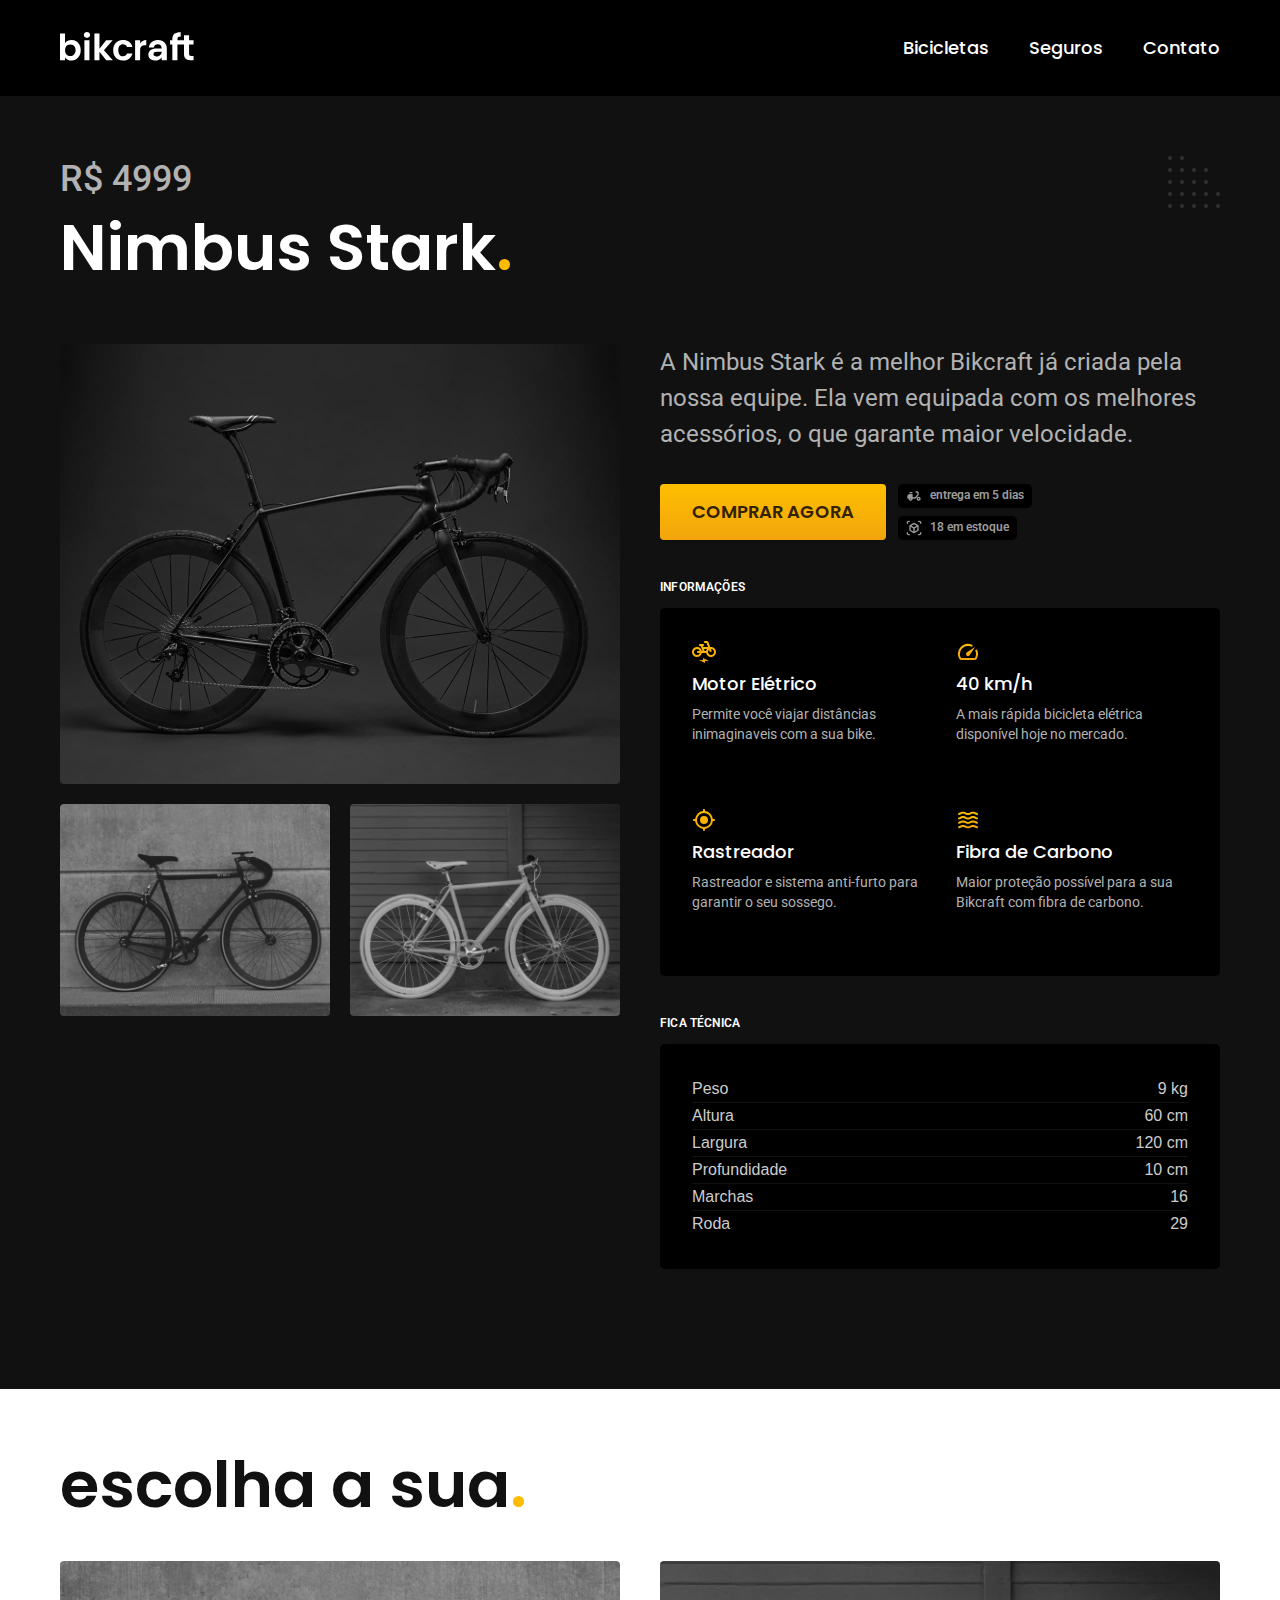
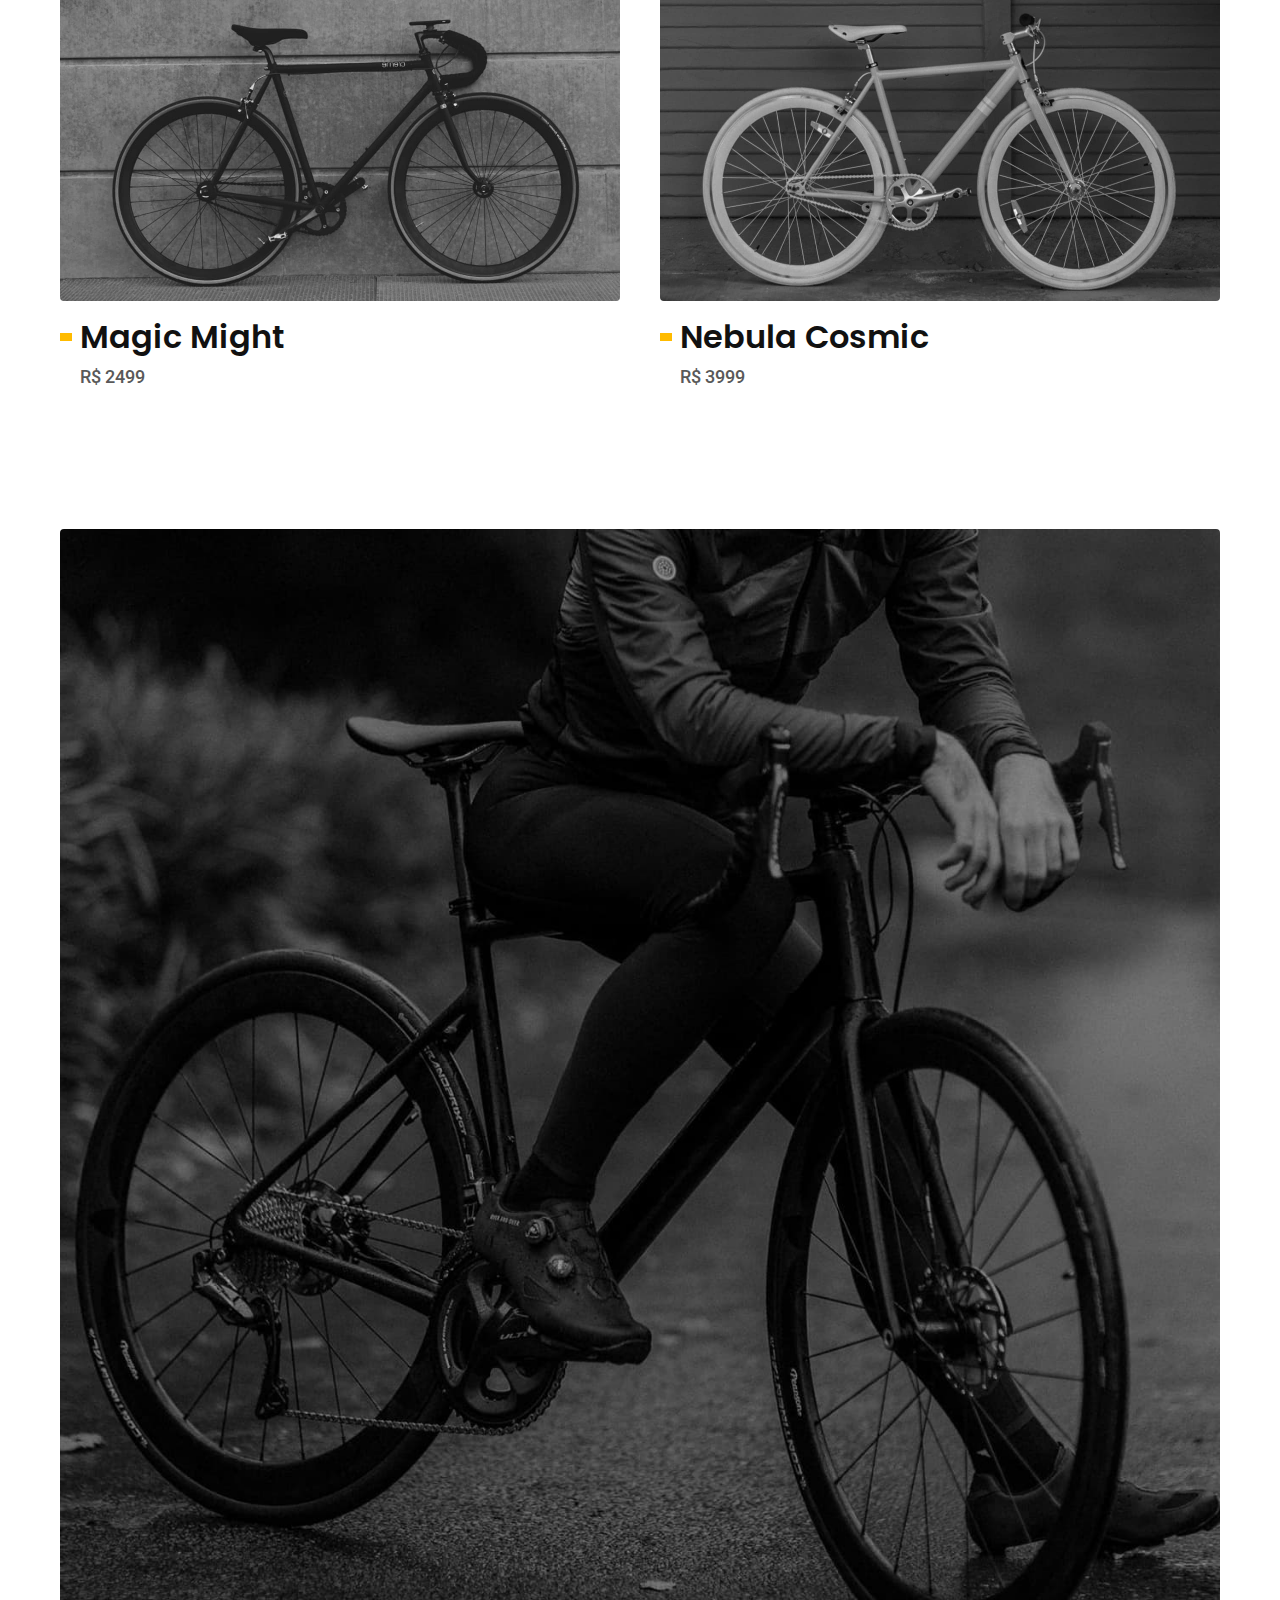
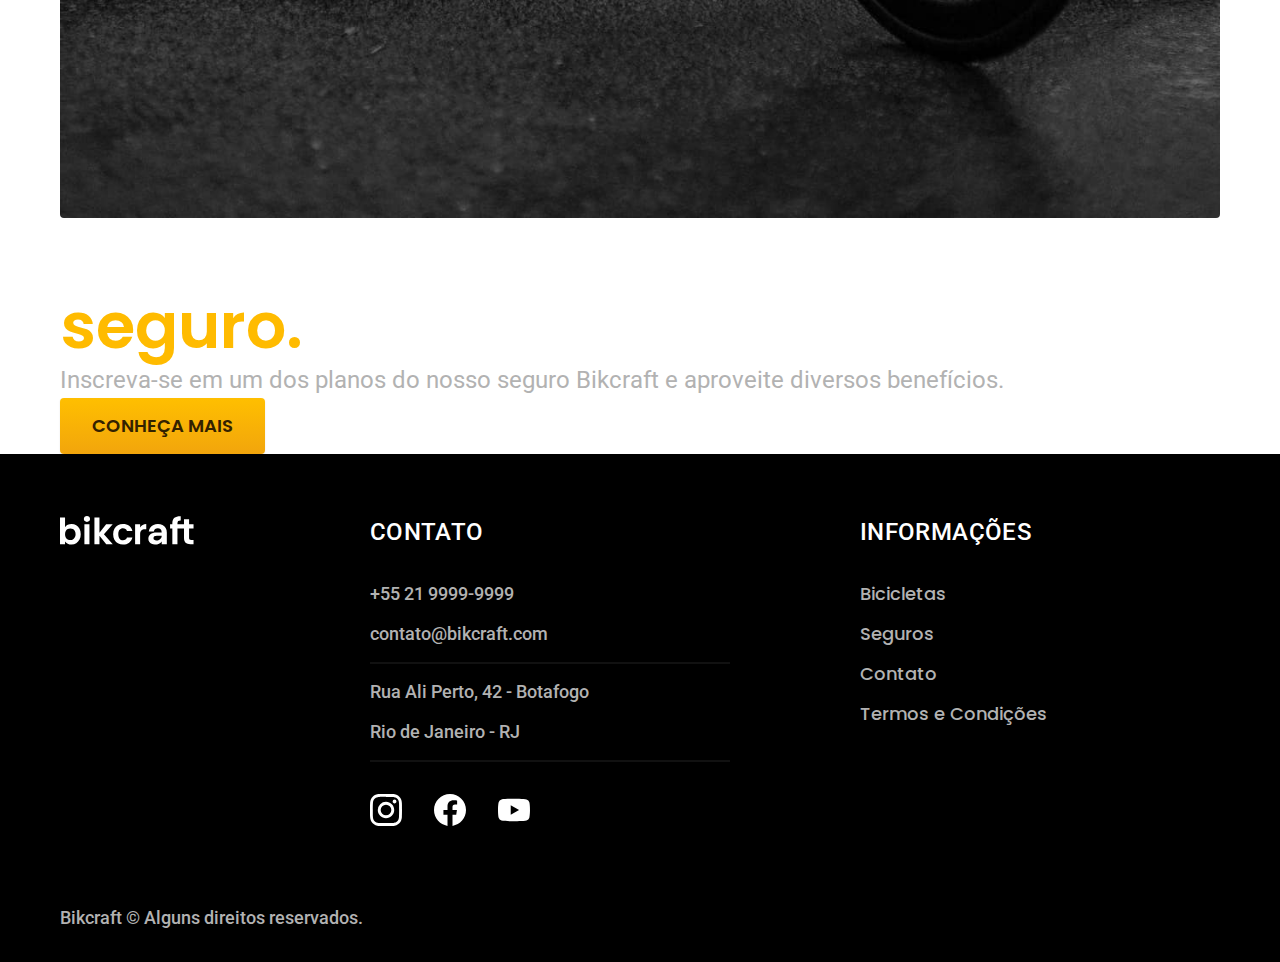
<file: bicicletas/nimbus.html>
<!DOCTYPE html>
<html lang="pt-br">

<head>
  <meta charset="UTF-8" />
  <meta name="viewport" content="width=device-width, initial-scale=1.0" />

  <title>Nimbus Stark | Bikcraft</title>
  <meta name="description" content="Bicicleta Nimbus" />

  <link rel="stylesheet" href="../css/style.min.css" />
  <link rel="icon" href="../img/favicon.svg" type="image/svg+xml" />
  <link rel="preconnect" href="https://fonts.googleapis.com" />
  <link rel="preconnect" href="https://fonts.gstatic.com" crossorigin />
  <link href="https://fonts.googleapis.com/css2?family=Merriweather:ital,wght@1,900&family=Poppins:wght@400;600&family=Roboto:wght@400;500&display=swap" rel="stylesheet" />
  <script>document.documentElement.classList.add('js')</script>
</head>

<body id="bicicleta">
  <header class="header-bg">
    <div class="container header">
      <a href="../">
        <svg width="136" height="32" fill="none" xmlns="http://www.w3.org/2000/svg">
          <path d="M5.04 13.196c.648-.96 1.536-1.74 2.664-2.34 1.152-.6 2.46-.9 3.924-.9 1.704 0 3.24.42 4.608 1.26 1.392.84 2.484 2.04 3.276 3.6.816 1.536 1.224 3.324 1.224 5.364s-.408 3.852-1.224 5.436c-.792 1.56-1.884 2.772-3.276 3.636-1.368.864-2.904 1.296-4.608 1.296-1.488 0-2.796-.288-3.924-.864-1.104-.6-1.992-1.368-2.664-2.304v2.844H0V3.584h5.04v9.612Zm10.548 6.984c0-1.2-.252-2.232-.756-3.096-.48-.888-1.128-1.56-1.944-2.016a5.104 5.104 0 0 0-2.592-.684c-.912 0-1.776.24-2.592.72-.792.456-1.44 1.128-1.944 2.016-.48.888-.72 1.932-.72 3.132 0 1.2.24 2.244.72 3.132.504.888 1.152 1.572 1.944 2.052.816.456 1.68.684 2.592.684.936 0 1.8-.24 2.592-.72.816-.48 1.464-1.164 1.944-2.052.504-.888.756-1.944.756-3.168ZM26.954 7.904c-.888 0-1.632-.276-2.232-.828-.576-.576-.864-1.284-.864-2.124 0-.84.288-1.536.864-2.088.6-.576 1.344-.864 2.232-.864.888 0 1.62.288 2.196.864.6.552.9 1.248.9 2.088 0 .84-.3 1.548-.9 2.124-.576.552-1.308.828-2.196.828Zm2.484 2.376v19.944h-5.04V10.28h5.04Zm16.788 19.944-6.768-8.496v8.496h-5.04V3.584h5.04V18.74l6.696-8.46h6.552l-8.784 10.008 8.856 9.936h-6.552Zm6.919-9.972c0-2.064.42-3.864 1.26-5.4.84-1.56 2.004-2.76 3.492-3.6 1.488-.864 3.192-1.296 5.112-1.296 2.472 0 4.512.624 6.12 1.872 1.632 1.224 2.724 2.952 3.276 5.184H66.97c-.288-.864-.78-1.536-1.476-2.016-.672-.504-1.512-.756-2.52-.756-1.44 0-2.58.528-3.42 1.584-.84 1.032-1.26 2.508-1.26 4.428 0 1.896.42 3.372 1.26 4.428.84 1.032 1.98 1.548 3.42 1.548 2.04 0 3.372-.912 3.996-2.736h5.436c-.552 2.16-1.644 3.876-3.276 5.148-1.632 1.272-3.672 1.908-6.12 1.908-1.92 0-3.624-.42-5.112-1.26a9.161 9.161 0 0 1-3.492-3.6c-.84-1.56-1.26-3.372-1.26-5.436h-.001Zm26.993-6.876a7.133 7.133 0 0 1 2.52-2.484c1.056-.6 2.256-.9 3.6-.9v5.292h-1.332c-1.584 0-2.784.372-3.6 1.116-.792.744-1.188 2.04-1.188 3.888v9.936h-5.04V10.28h5.04v3.096Zm21.574 14.004c-.552.912-1.452 1.68-2.7 2.304-1.248.6-2.592.9-4.032.9-1.248 0-2.376-.252-3.384-.756s-1.8-1.2-2.376-2.088c-.576-.888-.864-1.908-.864-3.06 0-1.848.684-3.36 2.052-4.536 1.392-1.176 3.468-1.764 6.228-1.764h5.076c-.048-1.272-.42-2.28-1.116-3.024-.672-.768-1.608-1.152-2.808-1.152-1.056 0-1.932.288-2.628.864-.696.552-1.14 1.332-1.332 2.34h-5.04c.24-1.44.756-2.724 1.548-3.852a8.143 8.143 0 0 1 3.168-2.664c1.32-.648 2.796-.972 4.428-.972 1.68 0 3.192.348 4.536 1.044a7.7 7.7 0 0 1 3.204 2.988c.768 1.296 1.152 2.82 1.152 4.572v11.7h-5.112V27.38Zm-5.256-.864c.84 0 1.656-.18 2.448-.54.816-.36 1.488-.9 2.016-1.62.528-.72.792-1.572.792-2.556v-.144h-4.788c-1.152 0-2.016.228-2.592.684-.552.456-.828 1.056-.828 1.8 0 .72.252 1.296.756 1.728.528.432 1.26.648 2.196.648Zm20.997-12.096v15.804h-5.112V14.42h-2.268v-4.14h2.268V9.272c0-2.448.696-4.248 2.088-5.4 1.392-1.152 3.492-1.692 6.3-1.62V6.5c-1.224-.024-2.076.18-2.556.612s-.72 1.212-.72 2.34v.828h6.55V5.348h5.076v4.932h4.464v4.14h-4.464v9.648c0 .672.156 1.164.468 1.476.336.288.888.432 1.656.432h2.34v4.248h-3.168c-4.248 0-6.372-2.064-6.372-6.192V14.42h-6.55Z" fill="#fff" />
        </svg>
      </a>
      <nav aria-label="primaria">
        <ul class="header-menu cor-00 font-1-m">
          <li><a href="../bicicletas.html">Bicicletas</a></li>
          <li><a href="../seguros.html">Seguros</a></li>
          <li><a href="../contato.html">Contato</a></li>
        </ul>
      </nav>
    </div>
  </header>

  <main class="titulo-bg">
    <div>
      <div class="titulo container">
        <p class="font-2-xl cor-05">R$ 4999</p>
        <h1 class="font-1-xxl cor-00">
          Nimbus Stark<span class="cor-p01">.</span>
        </h1>
      </div>
    </div>
    <div class="bicicleta container">
      <div class="bicicleta-imagens">
        <img src="../img/bicicleta/nimbus1.jpg" alt="">
        <img src="../img/bicicleta/nimbus2.jpg" alt="">
        <img src="../img/bicicleta/nimbus3.jpg" alt="">
      </div>
      <div class="bicicleta-conteudo">
        <p class="font-2-l cor-05">A Nimbus Stark é a melhor Bikcraft já criada pela nossa equipe. Ela vem equipada com os melhores acessórios, o que garante maior velocidade.</p>
        <div class="bicicleta-comprar">
          <a href="../orcamento.html?tipo=bikcraft&produto=nimbus" class="botao">Comprar Agora</a>
          <span class="font-1-xs cor-06"><img src="../img/icones/entrega.svg" alt="">entrega em 5 dias</span>
          <span class="font-1-xs cor-06"><img src="../img/icones/estoque.svg" alt="">18 em estoque</span>
        </div>
        <h2 class="font-1-xs cor-00">Informações</h2>
        <ul class="bicicleta-informacoes">
          <li>
            <img src="../img/icones/eletrica.svg" alt="">
            <h3 class="font-1-m cor-00">Motor Elétrico</h3>
            <p class="font-2-xs cor-05">Permite você viajar distâncias inimaginaveis com a sua bike.</p>
          </li>
          <li>
            <img src="../img/icones/velocidade.svg" alt="">
            <h3 class="font-1-m cor-00">40 km/h</h3>
            <p class="font-2-xs cor-05">A mais rápida bicicleta elétrica disponível hoje no mercado.</p>
          </li>
          <li>
            <img src="../img/icones/rastreador.svg" alt="">
            <h3 class="font-1-m cor-00">Rastreador</h3>
            <p class="font-2-xs cor-05">Rastreador e sistema anti-furto para garantir o seu sossego.</p>
          </li>
          <li>
            <img src="../img/icones/carbono.svg" alt="">
            <h3 class="font-1-m cor-00">Fibra de Carbono</h3>
            <p class="font-2-xs cor-05">Maior proteção possível para a sua Bikcraft com fibra de carbono.</p>
          </li>
        </ul>
        <h2 class="font-1-xs cor-00">Fica Técnica</h2>
        <ul class="bicicleta-ficha font 2-s cor-04">
          <li>Peso <span>9 kg</span></li>
          <li>Altura <span>60 cm</span></li>
          <li>Largura <span>120 cm</span></li>
          <li>Profundidade <span>10 cm</span></li>
          <li>Marchas <span>16</span></li>
          <li>Roda <span>29</span></li>
        </ul>
      </div>
    </div>
  </main>

  <article class="bicicletas-lista container">
    <h2 class="font-1-xxl">
      escolha a sua<span class="cor-p01">.</span>
    </h2>

    <ul>
      <li>
        <a href="../bicicletas/magic.html">
          <img src="../img/bicicletas/magic.jpg" alt="Bicileta preta" />
          <h3 class="font-1-xl cor-11">Magic Might</h3>
          <span class="font-2-m cor-08">R$ 2499</span>
        </a>
      </li>
      <li>
        <a href="../bicicletas/nebula.html">
          <img src="../img/bicicletas/nebula.jpg" alt="Bicileta preta" />
          <h3 class="font-1-xl cor-11">Nebula Cosmic</h3>
          <span class="font-2-m cor-08">R$ 3999</span>
        </a>
      </li>
    </ul>
  </article>

  <article class="seguro-bg">
    <div class="seguro container">
      <div class="seguro-imagem">
        <img src="../img/fotos/seguros.jpg" alt="Pessoa parada em cima de uma bicicleta Bikcraft.">
      </div>
      <div class="seguro-conteudo">
        <h2 class="font-1-xxl cor-00">Pedale mais tranquilo com o nosso <span class="cor-p01">seguro.</span></h2>
        <p class="font-2-l cor-05">Inscreva-se em um dos planos do nosso seguro Bikcraft e aproveite diversos benefícios.</p>
        <a class="botao" href="../seguros.html">Conheça Mais</a>
      </div>
    </div>
  </article>

  <footer class="footer-bg">
    <div class="footer container">
      <img src="../img/bikcraft.svg" alt="Bikcraft" />
      <div class="footer-contato">
        <h3 class="font-2-l-b cor-00">Contato</h3>
        <ul class="font-2-m cor-05">
          <li><a href="tel:+552199999999">+55 21 9999-9999</a></li>
          <li>
            <a href="mailto:contato@bikcraft.com">contato@bikcraft.com</a>
          </li>
          <li>Rua Ali Perto, 42 - Botafogo</li>
          <li>Rio de Janeiro - RJ</li>
        </ul>
        <div class="footer-redes">
          <a href="../"><img src="../img/redes/instagram.svg" alt="Instagram" /></a>
          <a href="../"><img src="../img/redes/facebook.svg" alt="Facebook" /></a>
          <a href="../"><img src="../img/redes/youtube.svg" alt="Youtube" /></a>
        </div>
      </div>
      <div class="footer-informacoes">
        <h3 class="font-2-l-b cor-00">Informações</h3>
        <nav>
          <ul class="font-1-m cor-05">
            <li><a href="../bicicletas.html">Bicicletas</a></li>
            <li><a href="../seguros.html">Seguros</a></li>
            <li><a href="../contato.html">Contato</a></li>
            <li><a href="../termos.html">Termos e Condições</a></li>
          </ul>
        </nav>
      </div>
      <p class="footer-copy font-2-m cor-05">
        Bikcraft © Alguns direitos reservados.
      </p>
    </div>
  </footer>
  <script src="../js/script.js"></script>
</body>

</html>
</file>
<file: css/style.min.css>
body{margin:0;padding:0;font-family:Arial,Helvetica,sans-serif;color:var(--cor-11)}blockquote,dd,h1,h2,h3,h4,p,ul{margin:0}ul{padding:0;list-style:none}a{text-decoration:none;color:inherit}img{max-width:100%;height:auto;display:block}img[src$=".jpg"]{border-radius:4px}.font-1-xxl{font:600 4rem/1.125 Poppins,sans-serif}.font-1-xl{font:600 2rem/1.25 Poppins,sans-serif}.font-2-xl{font:500 2.25rem/1.33 Roboto,sans-serif}.font-1-l,.font-1-l-b{font:500 1.5rem/1.5 Poppins,sans-serif}.font-1-l-b{font-weight:600}.font-2-l,.font-2-l-b{font:400 1.5rem/1.5 Roboto,sans-serif}.font-2-l-b{letter-spacing:.015em;text-transform:uppercase;font-weight:500}.font-1-m,.font-1-m-b{font:500 1.125rem/1.33 Poppins,sans-serif}.font-1-m-b{font-weight:600}.font-2-m{font:500 1.125rem/1.33 Roboto,sans-serif}.font-1-s{font:500 0.875rem/1.5 Poppins,sans-serif}.font-2-s{font:400 1rem/1.5 Roboto,sans-serif}.font-2-xs{font:400 0.875rem/1.43 Roboto,sans-serif}.font-1-xs{font:600 0.75rem/1.33 Roboto,sans-serif}@media (max-width:1200px){.font-1-xxl{font-size:3rem;margin-bottom:1rem}.font-2-l{font-size:1.125rem}}@media (max-width:800px){.font-1-xxl{font-size:2rem}.font-1-xl,.font-2-xl{font-size:1.5rem}}@media (max-width:400px){.font-1-m{font-size:.875rem}}:root{--cor-p01:#ffbb00;--cor-p02:#e4a30b;--cor-p03:#a66f00;--cor-p04:#664400;--cor-p05:#332200;--cor-12:#000;--cor-11:#111;--cor-10:#2e2e2e;--cor-09:#404040;--cor-08:#595959;--cor-07:#717171;--cor-06:#9c9c9c;--cor-05:#b2b2b2;--cor-04:#ccc;--cor-03:#dedede;--cor-02:#ededed;--cor-01:#f7f7f7;--cor-00:#fff}.cor-p01{color:var(--cor-p01)}.cor-p02{color:var(--cor-p02)}.cor-p03{color:var(--cor-p03)}.cor-p04{color:var(--cor-p04)}.cor-p05{color:var(--cor-p05)}.cor-00{color:var(--cor-00)}.cor-01{color:var(--cor-01)}.cor-02{color:var(--cor-02)}.cor-03{color:var(--cor-03)}.cor-04{color:var(--cor-04)}.cor-05{color:var(--cor-05)}.cor-06{color:var(--cor-06)}.cor-07{color:var(--cor-07)}.cor-08{color:var(--cor-08)}.cor-09{color:var(--cor-09)}.cor-10{color:var(--cor-10)}.cor-11{color:var(--cor-11)}.cor-12{color:var(--cor-12)}.js .fadeInDown{transform:translate3d(0,-20px,0)}.js .fadeInUp{transform:translate3d(0,20px,0)}.js .fadeInRight{transform:translate3d(20px,0,0)}.js .fadeInLeft{transform:translate3d(-20px,0,0)}.js [data-anime]{opacity:0}.js .anime{opacity:1;transform:none;transition:transform .8s,opacity .8s}.header-bg{background-color:var(--cor-12)}.header{display:flex;flex-wrap:wrap;gap:20px;justify-content:space-between;align-items:center;padding-top:20px;padding-bottom:20px}.header-menu{display:flex;flex-wrap:wrap;gap:40px}.header-menu a{display:inline-block;color:var(--cor-00);padding:16px 0;position:relative}.header-menu a::after{content:"";position:absolute;display:block;height:2px;width:0;background:var(--cor-00);margin-top:4px;transition:.3s}.header-menu a.ativo::after,.header-menu a:hover::after{width:100%}@media (max-width:800px){.header-menu{gap:20px}.header-menu a{background-color:var(--cor-11);padding:12px 16px;border-radius:4px}.header-menu a:hover{background-color:var(--cor-10)}.header-menu a::after{display:none}}@media (max-width:600px){.header{flex-direction:column}}@media (max-width:450px){.header-menu{gap:12px}.header-menu a{padding:8px 12px}}.footer-bg{background-color:var(--cor-12)}.footer{display:grid;grid-template-columns:3fr 5fr 4fr;gap:40px;padding-top:60px;padding-bottom:32px}.footer h3{margin-bottom:32px}.footer-contato ul{margin-bottom:32px}.footer-contato li:nth-child(2n):after{content:"";max-width:360px;height:2px;display:block;background:var(--cor-11);margin-top:16px}.footer li{margin-bottom:16px}.footer-redes{display:flex;gap:32px}.footer a:hover{color:var(--cor-00)}.footer-copy{grid-column:1/-1;margin-top:40px}@media(max-width:800px){.footer>img{display:none}.footer{grid-template-columns:1fr 1fr}}@media(max-width:600px){.footer{grid-template-columns:1fr;gap:60px}.footer-copy{margin-top:0}}.container{box-sizing:border-box;max-width:1200px;padding-right:20px;padding-left:20px;margin-left:auto;margin-right:auto}.botao{border-radius:4px;padding:16px 32px;display:inline-block;background:linear-gradient(#ffbf00,#f2a50c);box-shadow:0 1px 2px 0 rgba(0,0,0,.1);text-transform:uppercase;color:var(--cor-p05);font:600 1.125rem/1.33 Poppins,sans-serif;max-width:max-content;border:none;cursor:pointer}.botao:hover{background:linear-gradient(#ffb60d,#e59317)}.botao.secundario{background:var(--cor-10);color:var(--cor-02)}.botao.secundario:hover{background:var(--cor-09)}.botao.seta{display:flex;align-items:center}.botao.seta::after{content:"";display:inline-block;width:18px;height:10px;margin-left:12px;background-image:url(../img/icones/seta.svg);transition:transform .2s}.botao.seta:hover::after{transform:translateX(4px)}@media (max-width:600px){.botao,.botao.secundario{padding:12px 16px;font-size:1rem}}.link{display:inline-block;color:var(--cor-p01);font:500 1.5rem/1.5 Poppins,sans-serif;text-transform:uppercase}.link::after{content:"";display:block;height:4px;width:100%;background-color:currentColor}.link:hover{color:var(--cor-00)}.titulo-bg{background-color:var(--cor-11);padding-top:60px;padding-bottom:60px}.titulo{background:url(../img/dec/top-right.svg) no-repeat top right 20px}.titulo p{margin-bottom:8px}@media(max-width:800px){.titulo-bg{padding-top:40px;padding-bottom:40px}.titulo p{font-size:1rem;text-transform:lowercase;font-weight:400}}.form{display:grid;grid-template-columns:1fr 1fr;gap:20px}.form label{display:block;font:600 1rem/1.5 Poppins,sans-serif;margin-bottom:4px}.form .col-2{grid-column:span 2}.form input[type=email],.form input[type=tel],.form input[type=text],.form select,.form textarea{width:100%;box-sizing:border-box;border-radius:4px;padding:12px;border:1px solid var(--cor-02);background:var(--cor-01);font:400 1rem/1.5 Roboto,sans-serif}.form input[type=email]:focus,.form input[type=tel]:focus,.form input[type=text]:focus,.form textarea:focus{outline:0;border-color:var(--cor-p01);background:var(--cor-00);box-shadow:0 0 0 2px #fea}@media(max-width:600px){.form{grid-template-columns:1fr}.form .col-2{grid-column:1}}.introducao-bg{background:var(--cor-12) url(../img/dec/bottom-left.svg) no-repeat bottom 160px left 40px;color:var(--cor-00);box-shadow:inset 0 -120px var(--cor-00)}.introducao{display:grid;grid-template-columns:1fr 1fr;gap:0 40px}.introducao-conteudo{align-self:end;padding-bottom:200px}.introducao img{height:100%;width:100%;object-fit:cover}.introducao h1{margin-bottom:2rem}.introducao p{margin-bottom:20px;color:var(--cor-05)}@media (max-width:1200px){.introducao-bg{padding-top:40px;background-color:var(--cor-11);box-shadow:inset 0 -60px var(--cor-00)}}@media (max-width:800px){.introducao{grid-template-columns:1fr;gap:32px}.introducao-conteudo{padding-bottom:0}.introducao img{height:300px;width:100%}}.bicicletas-lista{padding-top:60px;padding-bottom:120px}.bicicletas-lista h2{margin-bottom:40px}.bicicletas-lista a{display:block}.bicicletas-lista ul{display:flex;gap:40px;padding:0 20px 20px 20px;max-width:1400px;margin-left:auto;margin-right:auto;overflow-x:auto}#bicicleta .bicicletas-lista ul{padding:0 0 20px 0}.bicicletas-lista li{min-width:280px;flex:1}.bicicletas-lista img{margin-bottom:16px}.bicicletas-lista h3{margin-bottom:8px;display:flex;align-items:center}.bicicletas-lista h3::before{content:"";background-color:var(--cor-p01);height:8px;width:12px;display:inline-block;margin-right:8px;transition:width .2s}.bicicletas-lista a:hover h3::before{width:24px}.bicicletas-lista li span{padding-left:20px}@media (max-width:800px){.bicicletas-lista{padding-bottom:60px}.bicicletas-lista ul{gap:20px}}.bicicletas-bg{background-image:linear-gradient(to right,var(--cor-00) 30%,var(--cor-11) 0)}.bicicletas{display:grid;grid-template-columns:1fr 1fr;gap:40px;padding-top:60px;padding-bottom:60px;background:url(../img/dec/top-right.svg) no-repeat top 40px right 20px}.bicicletas-imagem{display:grid}.bicicletas-imagem img{grid-area:1/1}.bicicletas-imagem span{background-color:var(--cor-12);padding:8px 16px 8px 8px;display:inline-block;grid-area:1/1;place-self:start end;margin-top:20px;border-radius:4px 0 0 4px}.bicicletas-conteudo{display:grid;grid-template-columns:1fr auto;align-content:start}.bicicletas-conteudo h2,.bicicletas-conteudo p{grid-column:1/-1}.bicicletas-conteudo h2{margin-bottom:20px;position:relative}.bicicletas-conteudo h2::before{content:"";width:12px;height:8px;background:var(--cor-p01);display:block;margin-bottom:8px}.bicicletas-conteudo p{margin-bottom:32px}.bicicletas-conteudo a{place-self:end}.bicicletas-conteudo ul{display:grid;gap:16px}.bicicletas-conteudo li{display:flex;align-items:center;gap:8px}.bicicletas-conteudo img{width:24px}@media(max-width:800px){.bicicletas-bg{background:var(--cor-11)}.bicicletas{grid-template-columns:1fr;gap:20px;padding-top:40px;padding-bottom:40px}}@media(max-width:600px){.bicicletas-conteudo{grid-template-columns:1fr}.bicicletas-conteudo ul{grid-template-columns:1fr 1fr;margin-bottom:32px}.bicicletas-conteudo a{place-self:start}}.bicicleta{display:grid;grid-template-columns:1fr 1fr;align-items:start;gap:40px;padding-top:60px;padding-bottom:60px}#bicicleta .titulo p{text-transform:uppercase}.bicicleta-imagens{display:flex;flex-wrap:wrap;gap:20px}.bicicleta-imagens img{flex:1;min-width:200px}.bicicleta-imagens img:first-child{min-width:100%}.bicicleta-conteudo p{margin-bottom:32px}.bicicleta-comprar{display:grid;grid-template-columns:max-content auto;align-items:center;justify-items:start;gap:8px 12px;margin-bottom:40px}.bicicleta-comprar a{grid-row:span 2}.bicicleta-comprar span{display:flex;align-items:center;background-color:var(--cor-12);padding:4px 8px;gap:8px;border-radius:5px}.bicicleta-conteudo h2{text-transform:uppercase;letter-spacing:.015em;margin-bottom:12px}.bicicleta-ficha,.bicicleta-informacoes{padding:32px;background-color:var(--cor-12);border-radius:5px}.bicicleta-informacoes{display:grid;grid-template-columns:1fr 1fr;margin-bottom:40px;gap:32px}.bicicleta-informacoes img{width:24px;margin-bottom:8px}.bicicleta-informacoes h3{margin-bottom:8px}.bicicleta-ficha li{padding:4px 0;display:flex;justify-content:space-between;border-bottom:1px solid var(--cor-11)}.bicicleta-ficha li:last-child{border-bottom:none}.bicicleta-ficha span{color:var(--cor-6)}@media(max-width:800px){.bicicleta{grid-template-columns:1fr;padding-top:40px;padding-bottom:40px}.bicicleta-imagens{grid-row:2}}@media(max-width:400px){.bicicleta-informacoes{grid-template-columns:1fr}.bicicleta-comprar{grid-template-columns:1fr}}.tecnologia-bg{background-color:var(--cor-11);box-shadow:inset 0 80px var(--cor-00),inset 0 -80px var(--cor-00)}.tecnologia{display:grid;grid-template-columns:1fr 1fr;gap:40px}.tecnologia-imagem img{height:100%;width:100%;object-fit:cover;object-position:left}.tecnologia-conteudo{padding-bottom:160px;padding-top:160px}.tecnologia-conteudo>span{display:block;margin-bottom:20px}.tecnologia-conteudo>h3{margin-bottom:32px}.tecnologia-conteudo>p{margin-bottom:20px}.tecnologia-conteudo>a{margin-bottom:80px}.tecnologia-vantagens{display:flex;gap:40px}.tecnologia-vantagens img{width:24px;margin-bottom:8px}.tecnologia-vantagens h3{margin-bottom:8px;width:max-content}@media (max-width:800px){.tecnologia-bg{box-shadow:initial}.tecnologia{grid-template-columns:1fr}.tecnologia-conteudo{padding-top:60px;padding-bottom:60px}.tecnologia-imagem img{display:none}.tecnologia-conteudo>a{margin-bottom:60px}}@media (max-width:600px){.tecnologia-vantagens{flex-direction:column}}.parceiros{padding-top:60px;padding-bottom:120px}.parceiros h2{margin-bottom:60px}.parceiros ul{padding:0 20px;max-width:1400px;display:grid;grid-template-columns:repeat(4,1fr);margin:0 auto}.parceiros li{display:flex;padding:32px;border-left:2px solid var(--cor-02)}.parceiros li:first-child,.parceiros li:nth-child(5){border-left:none}.parceiros li:nth-child(n+5){border-top:2px solid var(--cor-02)}.parceiros img{margin:auto}@media(max-width:800px){.parceiros{padding-bottom:60px}.parceiros h2{margin-bottom:20px}.parceiros ul{grid-template-columns:repeat(2,1fr)}.parceiros li{padding:20px}.parceiros li:nth-child(odd){border-left:none}.parceiros li:nth-child(n+3){border-top:2px solid var(--cor-02)}}.depoimento{display:grid;grid-template-columns:1fr 1fr;background-color:var(--cor-p01);overflow:hidden}.depoimento img{border-radius:0;width:100%;height:100%;object-fit:cover}.depoimento-conteudo{padding:40px 40px 80px 80px;align-self:end;background:url(../img/dec/bottom-right-p.svg) no-repeat bottom 40px right 40px}.depoimento-conteudo p{max-width:32ch;font-family:Merriweather,sans-serif;font-style:italic;font-weight:900;margin-bottom:32px;position:relative}.depoimento-conteudo p::after,.depoimento-conteudo p::before{color:var(--cor-p02);position:absolute;font-size:5rem}.depoimento-conteudo p::before{content:"“";left:-50px;top:-20px}.depoimento-conteudo p::after{content:"”"}@media(min-width:1200px){.depoimento img{max-height:520px}}@media(max-width:800px){.depoimento{grid-template-columns:1fr;text-align:center}.depoimento-conteudo{padding:20px 20px 40px 40px;justify-self:center}.depoimento img{max-height:200px}}.seguros-bg{background-color:var(--cor-11)}.seguros{display:grid;grid-template-columns:1fr 1fr;padding-top:60px;padding-bottom:60px;gap:40px;align-items:center}#seguros .seguros{padding-top:0}.seguros h2{grid-column:1/-1}.seguros-item{background-color:var(--cor-12);padding:32px 32px 32px 64px;display:grid;grid-template-columns:1fr auto;border-radius:4px}.seguros h3{margin-bottom:40px}.seguros-item span{grid-column:2;display:block;text-align:right}.seguros-item ul{grid-column:1/-1;margin-bottom:32px}.seguros-item li+li{margin-top:20px}.seguros-item li{display:flex;align-items:center;position:relative}.seguros-item li::before{content:"";display:inline-block;width:13px;height:9px;background-image:url(../img/icones/lista.svg);position:absolute;left:-21px}.seguros a{grid-column:1/-1;max-width:max-content}@media(max-width:800px){.seguros{grid-template-columns:1fr}}.vantagens-bg{background-color:var(--cor-12)}.vantagens{padding-top:120px;padding-bottom:120px}.vantagens h2{margin-bottom:60px}.vantagens ul{display:grid;grid-template-columns:repeat(auto-fit,minmax(280px,max-content));gap:40px 80px}.vantagens li{display:grid;gap:8px}@media(max-width:800px){.vantagens{padding-top:60px;padding-bottom:60px}.vantagens h2{margin-bottom:40px}.vantagens ul{gap:20px}}.perguntas{padding-top:120px;padding-bottom:120px}.perguntas h2{margin-bottom:60px}.perguntas dl>div{padding:20px;border-radius:4px}.perguntas dl>div:nth-child(odd){background-color:var(--cor-01)}.perguntas button{display:grid;grid-template-columns:auto 1fr auto;align-items:center;gap:8px;cursor:pointer;border:none;background:0 0;text-align:left;width:100%}.perguntas button::before{content:"";width:12px;height:8px;background:var(--cor-p01)}.perguntas button::after{content:"";width:14px;height:6px;background-image:url(../img/icones/seta-abrir.svg);transition:.3s}.perguntas button:hover::after,.perguntas button[aria-expanded=true]::after{transform:rotate(180deg)}.js .perguntas dd{display:none}.js .perguntas dd.ativa{display:block}.perguntas dd{padding-left:20px;padding-top:16px;max-width:80ch}@madia(max-width: 800px){padding-bottom:60px}.perguntas h2{margin-bottom:40px}#contato{background:var(--cor-01);background:linear-gradient(var(--cor-11) 600px,var(--cor-01) 0)}.contato{display:grid;grid-template-columns:5fr 7fr}.contato-dados,.contato-formulario{padding:60px;box-shadow:0 1px 2px rgba(0,0,0,.1)}.contato-dados{background:var(--cor-12) url(../img/dec/bottom-left.svg) no-repeat bottom 20px left 20px;border-radius:5px 0 0 5px}.contato-dados address,.contato-dados h2{margin-bottom:60px}.contato-endereco{margin-bottom:32px;padding-left:28px;background:url(../img/icones/local.svg) no-repeat 0 2px}.contato-endereco p+p{margin-top:8px}.contato-meios a{display:block;max-width:max-content;padding-left:28px}.contato-meios a:hover{color:var(--cor-00)}.contato-meios a+a{margin-top:8px}.contato-meios a:first-child{background:url(../img/icones/email.svg) no-repeat 0 2px}.contato-meios a:nth-child(3){margin-top:32px;background:url(../img/icones/telefone.svg) no-repeat 0 2px}.contato-redes{display:flex;gap:32px;padding-left:28px}.contato-formulario{background:var(--cor-00) url(../img/dec/bottom-right.svg) no-repeat bottom 20px right 20px;border-radius:0 5px 5px 0}@media(max-width:800px){.contato{grid-template-columns:1fr}.contato-dados,.contato-formulario{padding:20px}.contato-dados{border-radius:5px 5px 0 0;background:var(--cor-12)}.contato-formulario{border-radius:0 0 5px 5px}.contato-dados address,.contato-dados h2{margin-bottom:32px}.contato-redes{margin-bottom:12px}}.lojas{display:grid;grid-template-columns:1fr 1fr;gap:0 40px;padding-top:120px;padding-bottom:120px}.lojas h2{grid-column:1/-1;margin-bottom:60px}.lojas-conteudo{display:grid;grid-template-columns:1fr 1fr;gap:32px 16px;padding:32px}.lojas-conteudo h3,.lojas-tempo{grid-column:1/-1}.lojas-dados{display:grid;gap:8px;border-left:2px solid var(--cor-02);padding-left:12px}.lojas-tempo{display:flex;align-items:center;gap:8px}@media(max-width:800px){.lojas{gap:0 20px;padding-top:60px;padding-bottom:60px}.lojas h2{margin-bottom:32px}.lojas-conteudo{grid-template-columns:1fr}}@media(max-width:600px){.lojas{grid-template-columns:1fr}}#orcamento{background:var(--cor-01);background:linear-gradient(var(--cor-11) 600px,var(--cor-01) 0)}.orcamento{display:grid;grid-template-columns:5fr 7fr;padding-bottom:120px}.orcamento h2{text-transform:uppercase;position:relative;display:flex;align-items:center}.orcamento h2::before{content:"";width:4px;height:8px;display:inline-block;background-color:var(--cor-p01);position:absolute;left:-12px}.orcamento-dados,.orcamento-produto{padding:60px;box-shadow:0 1px 2px rgba(0,0,0,.1)}.orcamento-produto{background:var(--cor-12) url(../img/dec/bottom-left.svg) no-repeat bottom 20px left 20px;border-radius:5px 0 0 5px;display:grid;grid-template-columns:1fr 1fr;align-content:start;gap:20px}.orcamento-produto>*{grid-column:1/-1}.orcamento-produto>label{grid-column:initial}.orcamento-produto label{font:400 1rem/1.5 Poppins,sans-serif;color:var(--cor-04);background-color:var(--cor-10);padding:12px 16px;border-radius:4px;cursor:pointer;display:grid;grid-template-columns:auto 1fr auto;align-items:center;border:1px solid var(--cor-10)}.orcamento-produto label::before{content:"";display:inline-block;width:12px;height:12px;border:1px solid var(--cor-06);border-radius:50%;margin-right:8px;box-sizing:border-box}.orcamento-produto input:checked+label::before{border-color:var(--cor-07);box-shadow:inset 0 0 0 3px var(--cor-00),inset 0 0 0 6px var(--cor-07)}.orcamento-produto label:hover{background-color:var(--cor-09);border-color:var(--cor-09)}.orcamento-produto input:focus+label{box-shadow:0 0 0 2px var(--cor-p01);border-color:var(--cor-12)}.orcamento-produto label span{display:none}.orcamento-produto input:checked+label span{display:inline-block}.orcamento-produto input[type=radio]{position:absolute;opacity:0;pointer-events:none}.orcamento-produto input[type=radio]:checked+label{background:var(--cor-00);color:var(--cor-11)}.orcamento-dados{background:var(--cor-00) url(../img/dec/bottom-right.svg) no-repeat bottom 20px right 20px;border-radius:0 5px 5px 0}.orcamento-conteudo{display:none}.orcamento-conteudo h2,.orcamento-dados h2:nth-of-type(2){margin-top:20px}#bikcraft:checked~#orcamento-bikcraft,#seguro:checked~#orcamento-seguro{display:grid;gap:20px}.orcamento-detalhes{background:var(--cor-00);padding:20px;display:none;grid-template-columns:1fr 1fr;border-radius:4px;align-items:center}.orcamento-detalhes li{display:flex;align-items:center}.orcamento-detalhes li+li{margin-top:8px}.orcamento-detalhes li img{width:16px;margin-right:8px}.orcamento-produto input:checked+label+.orcamento-detalhes{display:grid}.termos-aceite{display:flex;align-items:center}.termos-aceite label{margin:0 0 0 8px}.termos-aceite a{text-decoration:underline}@media(max-width:1200px){.orcamento-dados,.orcamento-produto{padding:32px}}@media(max-width:800px){.orcamento{grid-template-columns:1fr}.orcamento-produto{border-radius:5px 5px 0 0;background:var(--cor-12)}.orcamento-dados{border-radius:0 0 5px 5px}}@media(max-width:400px){.orcamento-produto{grid-template-columns:1fr}}.termos{padding-top:80px;padding-bottom:80px}.termos h2{margin-bottom:20px}.termos p{max-width:75ch;margin-bottom:24px}.termos p+h2{margin-top:40px}
</file>
